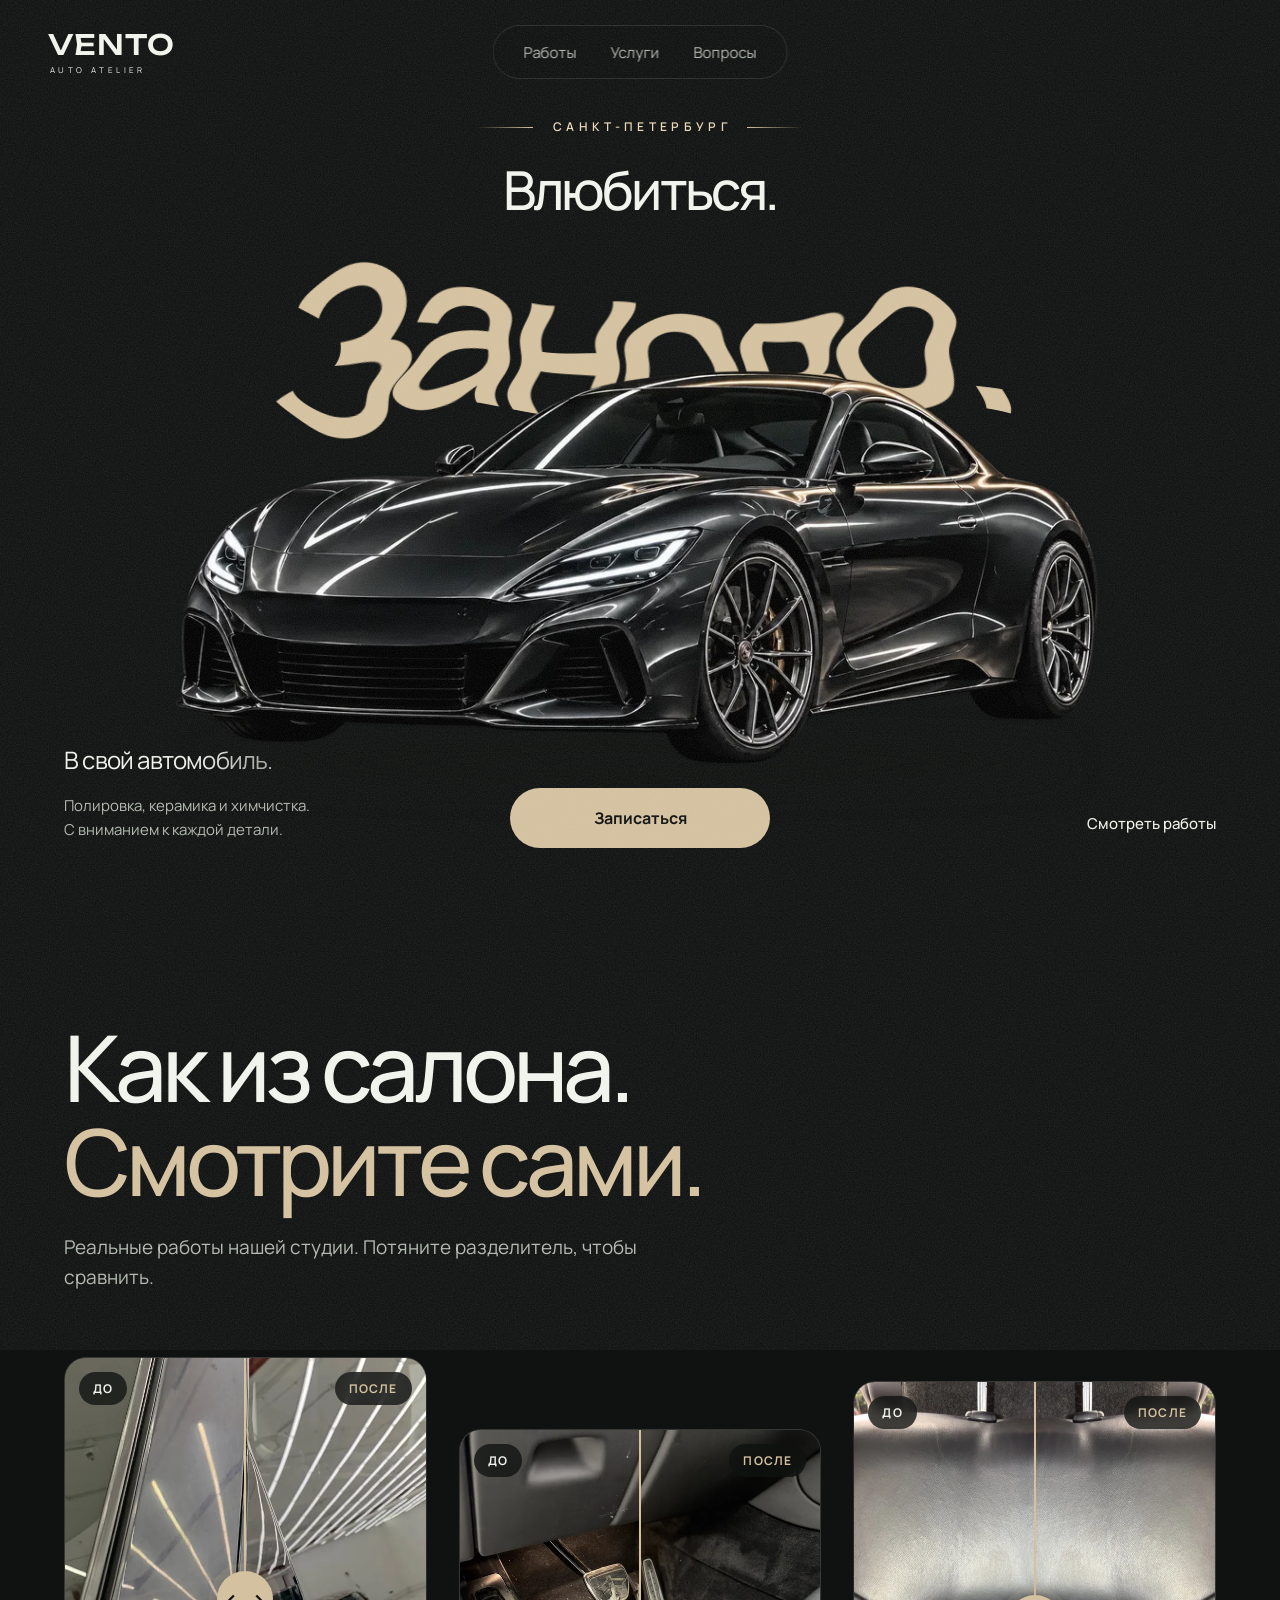
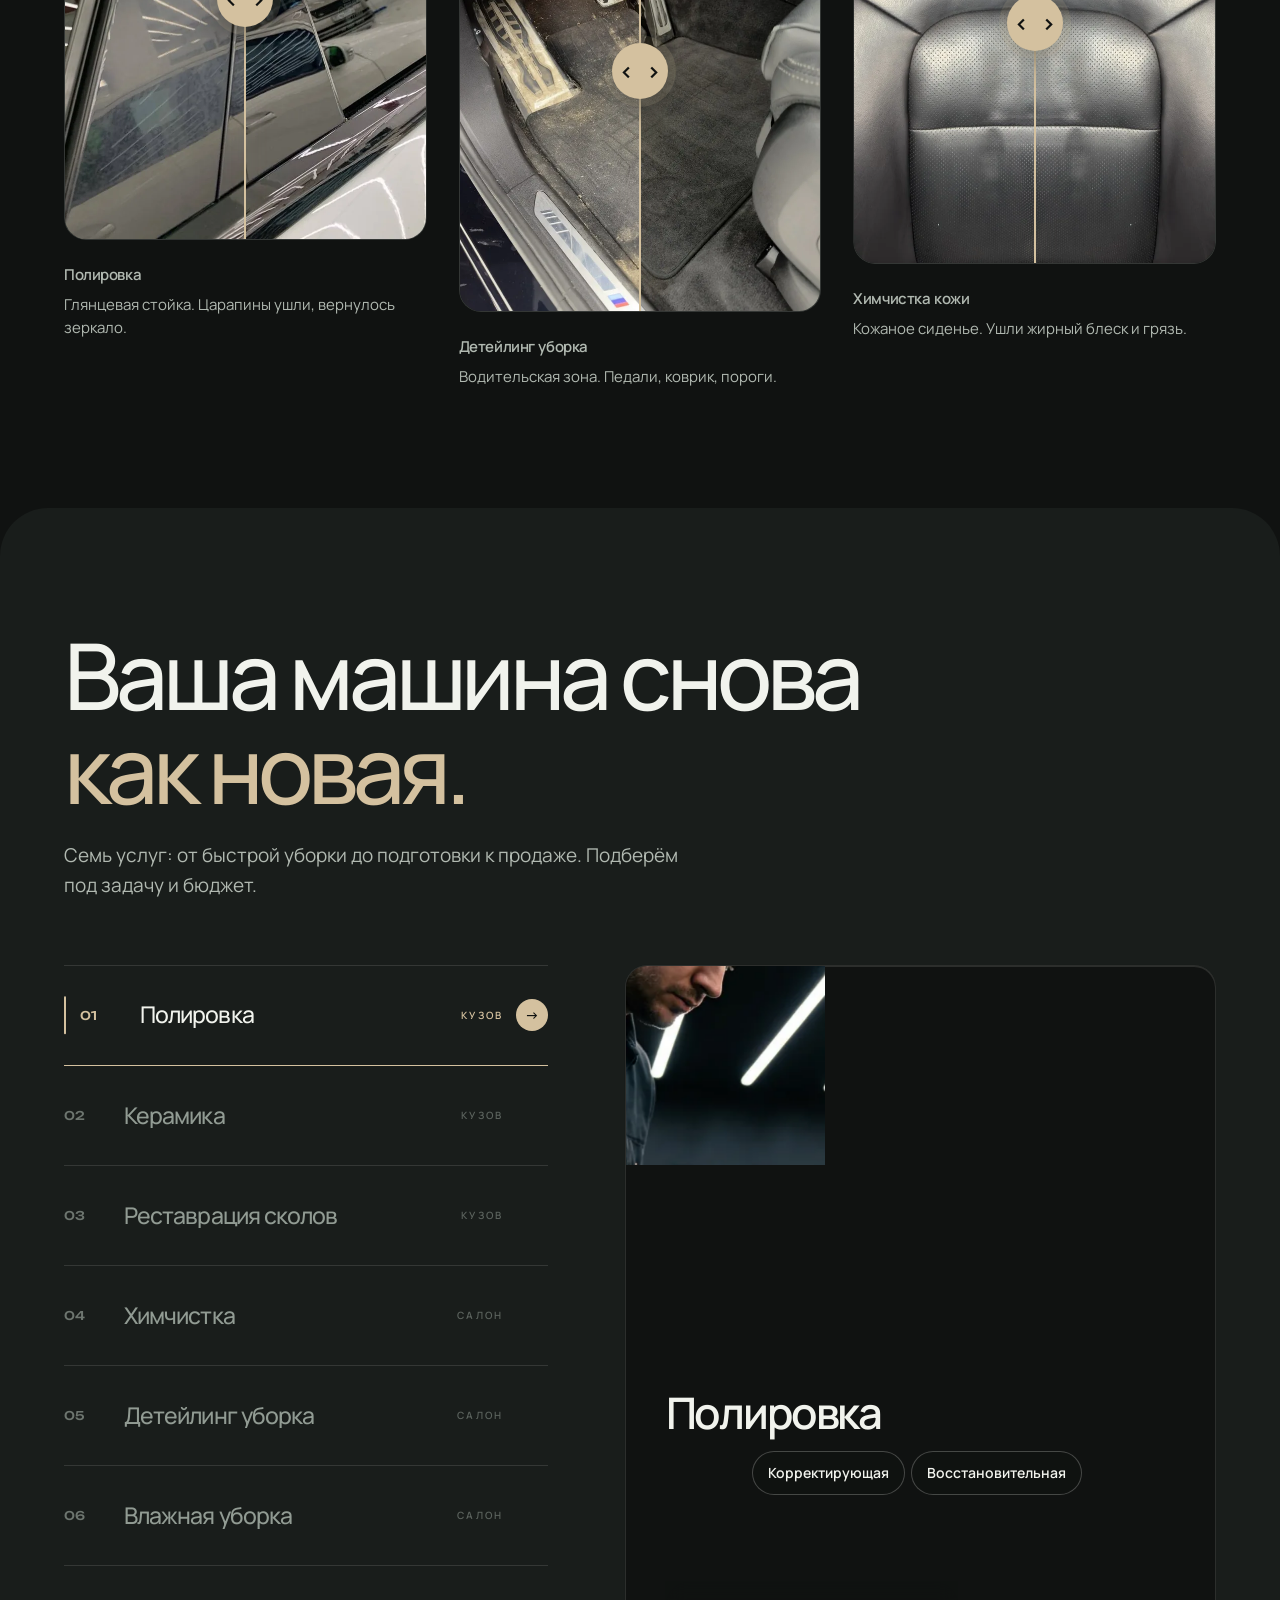
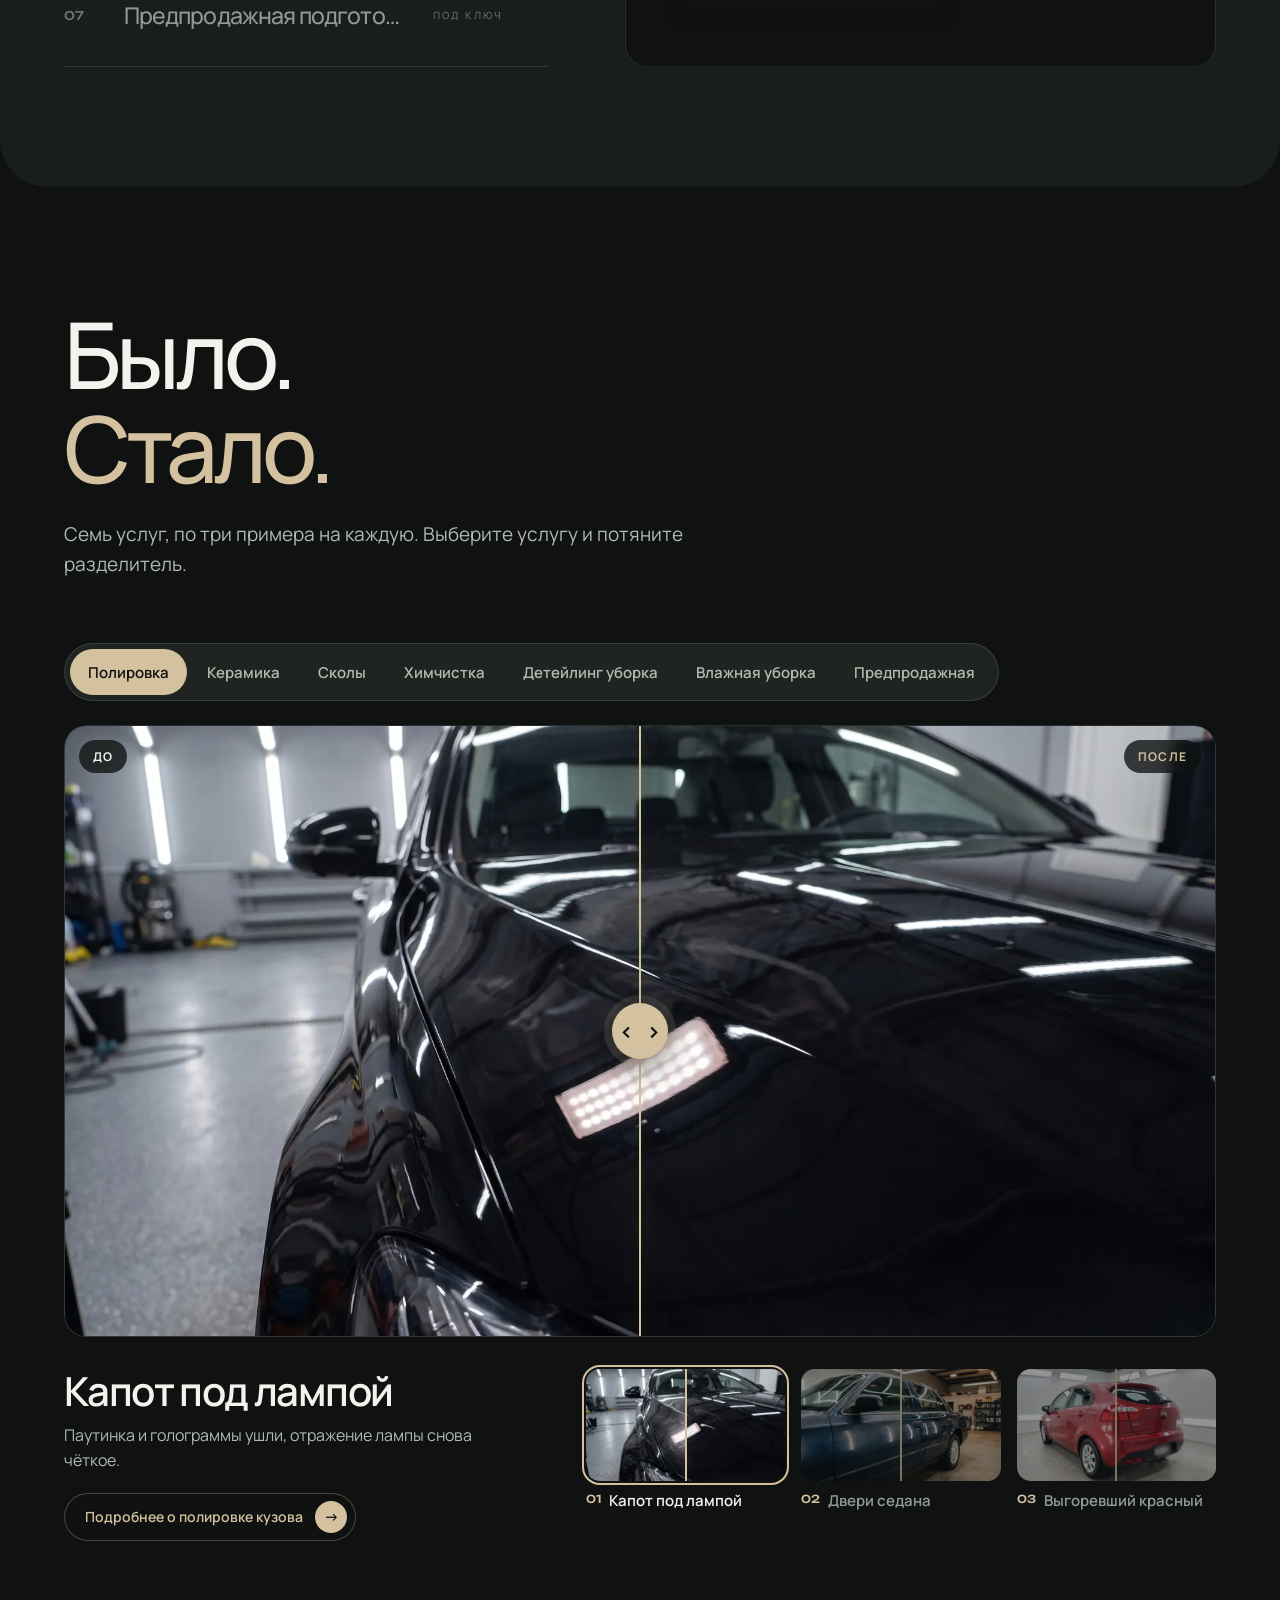
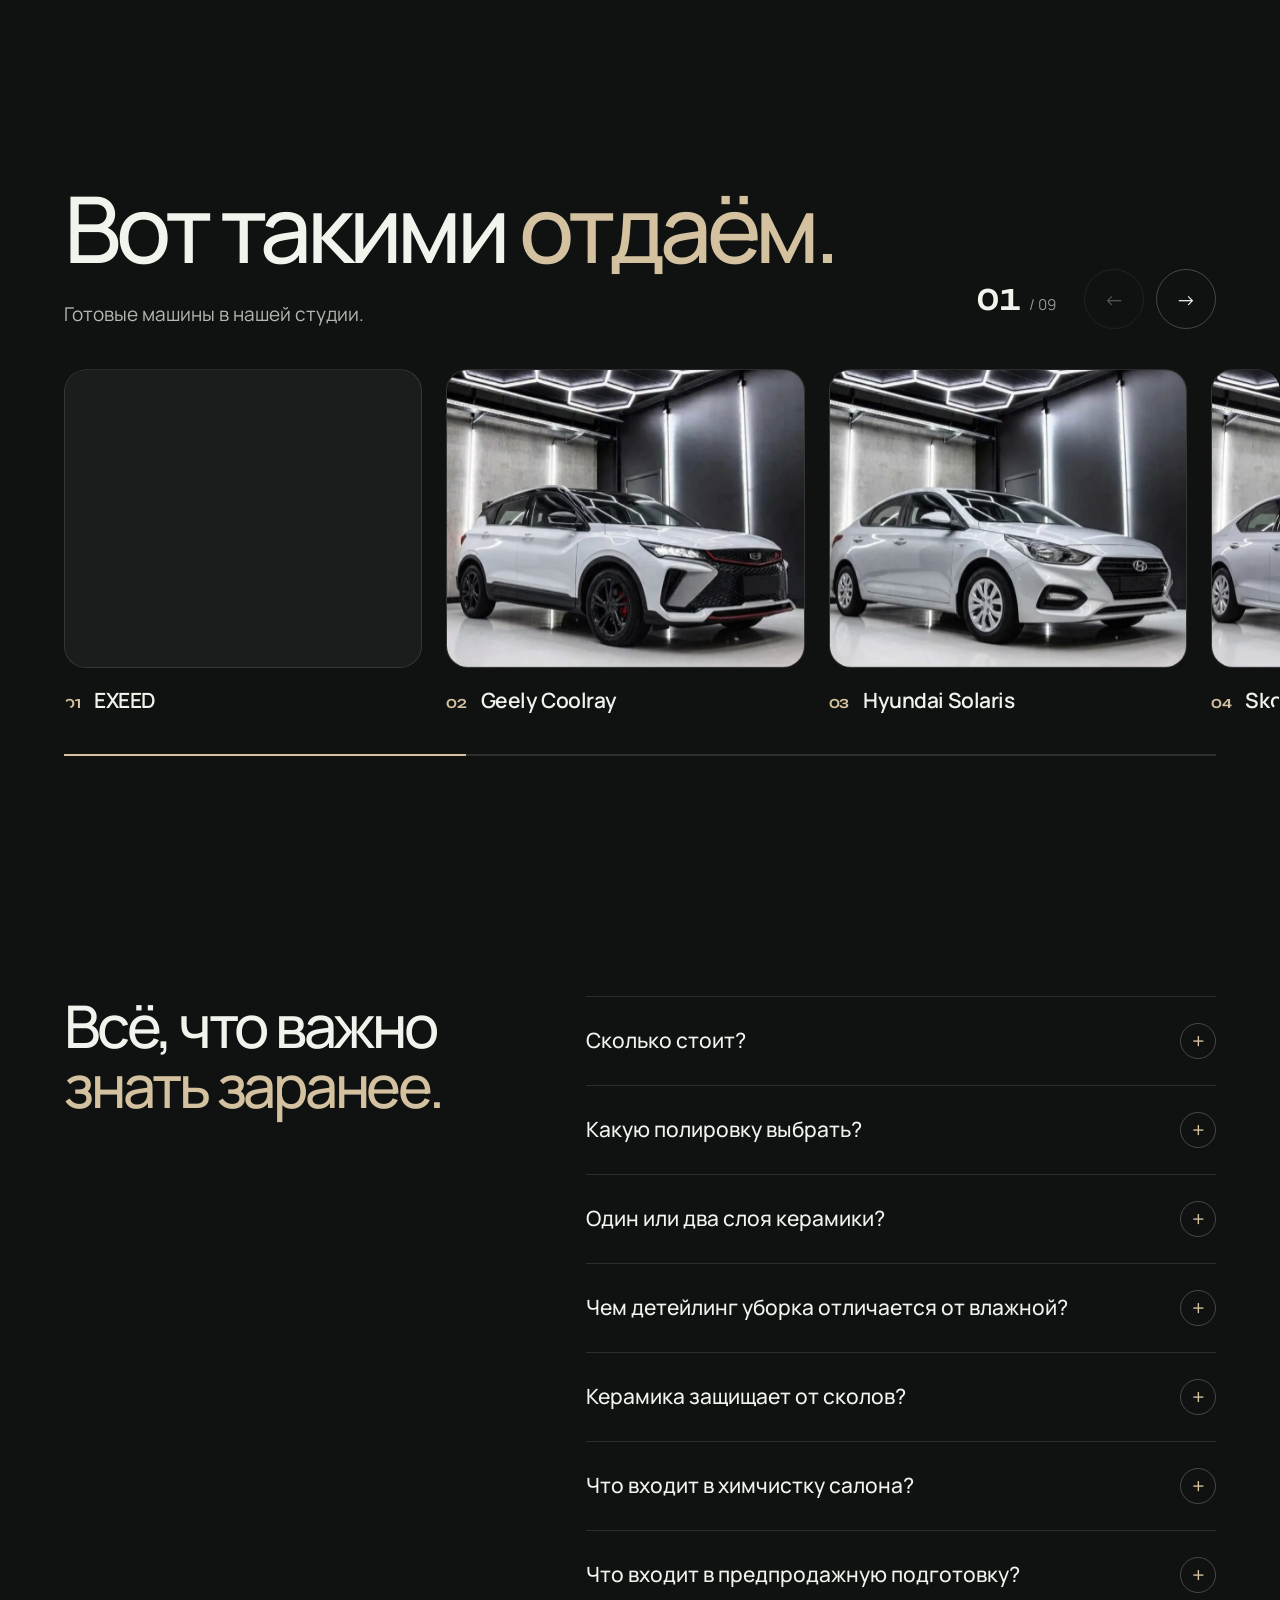
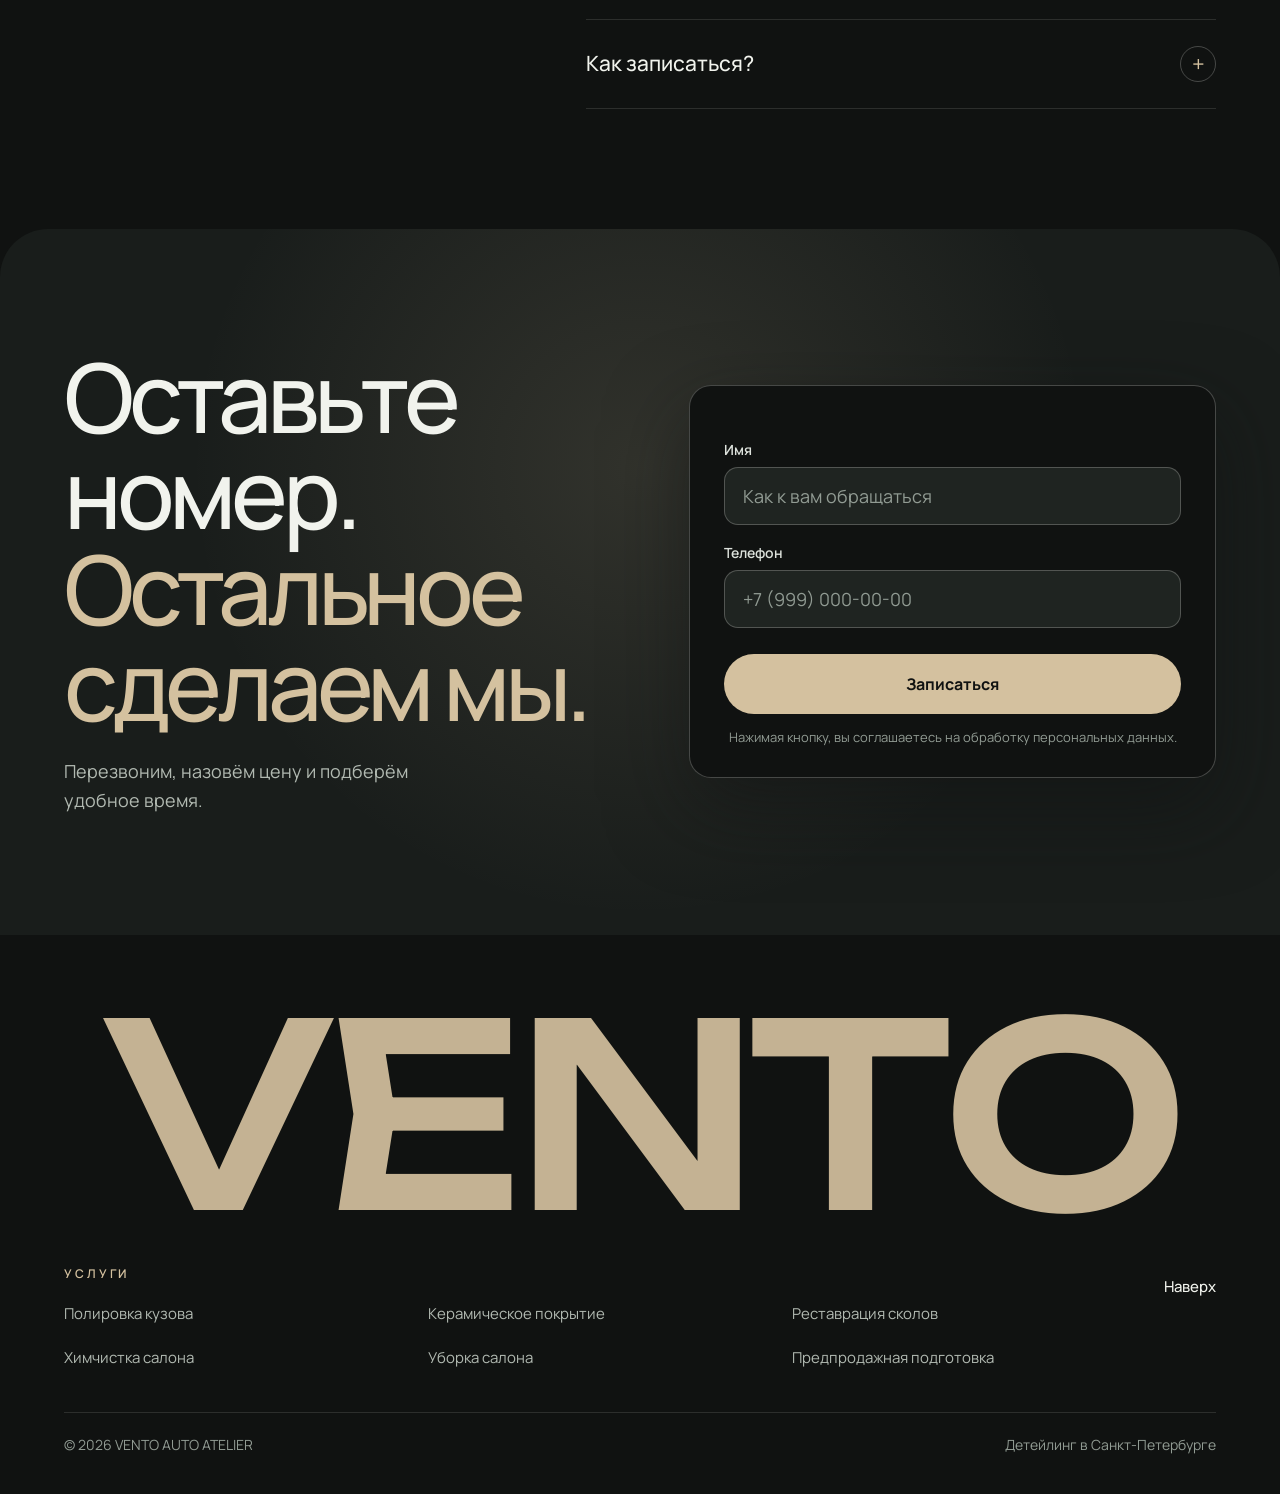
<file: index.html>
<!doctype html>
<html lang="ru">
<head>
  <meta charset="UTF-8">
  <meta name="viewport" content="width=device-width,initial-scale=1,viewport-fit=cover">
  <meta name="theme-color" content="#101211">
  <title>Детейлинг в СПб: полировка, керамика, химчистка — VENTO</title>
  <meta name="description" content="Детейлинг в Санкт-Петербурге: полировка кузова, керамика, реставрация сколов, химчистка салона и предпродажная подготовка. Фото работ до и после, запись онлайн.">
  <link rel="canonical" href="https://samceberez.github.io/">
  <meta name="robots" content="index, follow, max-image-preview:large, max-snippet:-1, max-video-preview:-1">
  <meta name="geo.region" content="RU-SPE">
  <meta name="geo.placename" content="Санкт-Петербург">
  <meta property="og:type" content="website">
  <meta property="og:locale" content="ru_RU">
  <meta property="og:site_name" content="VENTO AUTO ATELIER">
  <meta property="og:url" content="https://samceberez.github.io/">
  <meta property="og:title" content="Детейлинг в Санкт-Петербурге — VENTO AUTO ATELIER">
  <meta property="og:description" content="Полировка, керамика, реставрация сколов и химчистка салона. Посмотрите наши работы до и после.">
  <meta property="og:image" content="https://samceberez.github.io/assets/og-image.jpg">
  <meta property="og:image:type" content="image/jpeg">
  <meta property="og:image:width" content="1200">
  <meta property="og:image:height" content="630">
  <meta property="og:image:alt" content="VENTO AUTO ATELIER — детейлинг в Санкт-Петербурге">
  <meta name="twitter:card" content="summary_large_image">
  <meta name="twitter:title" content="Детейлинг в Санкт-Петербурге — VENTO AUTO ATELIER">
  <meta name="twitter:description" content="Полировка, керамика, реставрация сколов и химчистка салона. Посмотрите наши работы до и после.">
  <meta name="twitter:image" content="https://samceberez.github.io/assets/og-image.jpg">
  <meta name="application-name" content="VENTO">
  <meta name="apple-mobile-web-app-title" content="VENTO">
  <link rel="icon" href="favicon.ico" sizes="48x48">
  <link rel="icon" href="assets/favicon.svg" type="image/svg+xml">
  <link rel="apple-touch-icon" href="assets/apple-touch-icon.png">
  <link rel="manifest" href="site.webmanifest">
  <script>document.documentElement.classList.add('intro-wait')</script>
  <link rel="preload" as="image" href="assets/hero-car-cutout.webp" imagesrcset="assets/hero-car-cutout-768.webp 768w, assets/hero-car-cutout-1024.webp 1024w, assets/hero-car-cutout.webp 1536w" imagesizes="(min-width: 1024px) min(92vw, 1000px), 106vw" fetchpriority="high">
  <link rel="preload" as="font" type="font/woff2" href="assets/font-1.woff2" crossorigin>
  <link rel="preload" as="font" type="font/woff2" href="assets/font-2.woff2" crossorigin>
  <link rel="stylesheet" href="assets/fonts.css?v=2">
  <link rel="stylesheet" href="style.css?v=22.7">
  <script type="application/ld+json">{"@context":"https://schema.org","@graph":[{"@type":"WebSite","@id":"https://samceberez.github.io/#website","url":"https://samceberez.github.io/","name":"VENTO AUTO ATELIER","alternateName":"VENTO","inLanguage":"ru-RU","publisher":{"@id":"https://samceberez.github.io/#business"}},{"@type":"WebPage","@id":"https://samceberez.github.io/#webpage","url":"https://samceberez.github.io/","name":"Детейлинг в СПб: полировка, керамика, химчистка — VENTO","description":"Детейлинг в Санкт-Петербурге: полировка кузова, керамика, реставрация сколов, химчистка салона и предпродажная подготовка. Фото работ до и после, запись онлайн.","inLanguage":"ru-RU","isPartOf":{"@id":"https://samceberez.github.io/#website"},"about":{"@id":"https://samceberez.github.io/#business"},"primaryImageOfPage":{"@type":"ImageObject","url":"https://samceberez.github.io/assets/og-image.jpg","width":1200,"height":630}},{"@type":["AutoBodyShop","AutoWash"],"@id":"https://samceberez.github.io/#business","name":"VENTO AUTO ATELIER","alternateName":"VENTO","description":"Детейлинг-ателье в Санкт-Петербурге: полировка кузова, керамическое покрытие, реставрация сколов, химчистка и уборка салона, предпродажная подготовка.","url":"https://samceberez.github.io/","logo":"https://samceberez.github.io/assets/icon-512.png","image":["https://samceberez.github.io/assets/og-image.jpg","https://samceberez.github.io/assets/garage/exeed.webp","https://samceberez.github.io/assets/garage/coolray.webp","https://samceberez.github.io/assets/garage/solaris.webp","https://samceberez.github.io/assets/garage/octavia.webp","https://samceberez.github.io/assets/garage/w124.webp","https://samceberez.github.io/assets/garage/camry.webp","https://samceberez.github.io/assets/garage/qashqai.webp","https://samceberez.github.io/assets/garage/passat.webp","https://samceberez.github.io/assets/garage/k5.webp"],"address":{"@type":"PostalAddress","addressLocality":"Санкт-Петербург","addressRegion":"Санкт-Петербург","addressCountry":"RU"},"areaServed":{"@type":"City","name":"Санкт-Петербург"},"knowsAbout":["Детейлинг","Полировка кузова","Керамическое покрытие","Реставрация сколов","Химчистка салона","Предпродажная подготовка"],"hasOfferCatalog":{"@type":"OfferCatalog","name":"Услуги детейлинга","itemListElement":[{"@type":"Offer","itemOffered":{"@type":"Service","name":"Лёгкая полировка кузова","serviceType":"Полировка","description":"Освежает блеск. Убирает лёгкую матовость и голограммы.","areaServed":{"@type":"City","name":"Санкт-Петербург"},"provider":{"@id":"https://samceberez.github.io/#business"},"url":"https://samceberez.github.io/polirovka-kuzova/"},"url":"https://samceberez.github.io/polirovka-kuzova/"},{"@type":"Offer","itemOffered":{"@type":"Service","name":"Корректирующая полировка кузова","serviceType":"Полировка","description":"Убирает большую часть царапин и паутинку от моек.","areaServed":{"@type":"City","name":"Санкт-Петербург"},"provider":{"@id":"https://samceberez.github.io/#business"},"url":"https://samceberez.github.io/polirovka-kuzova/"},"url":"https://samceberez.github.io/polirovka-kuzova/"},{"@type":"Offer","itemOffered":{"@type":"Service","name":"Восстановительная полировка кузова","serviceType":"Полировка","description":"Для уставшего лака. Максимальная коррекция дефектов.","areaServed":{"@type":"City","name":"Санкт-Петербург"},"provider":{"@id":"https://samceberez.github.io/#business"},"url":"https://samceberez.github.io/polirovka-kuzova/"},"url":"https://samceberez.github.io/polirovka-kuzova/"},{"@type":"Offer","itemOffered":{"@type":"Service","name":"Керамическое покрытие в 1 слой","serviceType":"Керамическое покрытие","description":"Вода скатывается, грязь держится хуже, мыть проще.","areaServed":{"@type":"City","name":"Санкт-Петербург"},"provider":{"@id":"https://samceberez.github.io/#business"},"url":"https://samceberez.github.io/keramika/"},"url":"https://samceberez.github.io/keramika/"},{"@type":"Offer","itemOffered":{"@type":"Service","name":"Керамическое покрытие в 2 слоя","serviceType":"Керамическое покрытие","description":"Плотнее защита, глубокий блеск держится дольше.","areaServed":{"@type":"City","name":"Санкт-Петербург"},"provider":{"@id":"https://samceberez.github.io/#business"},"url":"https://samceberez.github.io/keramika/"},"url":"https://samceberez.github.io/keramika/"},{"@type":"Offer","itemOffered":{"@type":"Service","name":"Реставрация сколов","serviceType":"Реставрация сколов","description":"Заполняем сколы в цвет кузова. Дефект не бросается в глаза, металл защищён от ржавчины.","areaServed":{"@type":"City","name":"Санкт-Петербург"},"provider":{"@id":"https://samceberez.github.io/#business"},"url":"https://samceberez.github.io/restavraciya-skolov/"},"url":"https://samceberez.github.io/restavraciya-skolov/"},{"@type":"Offer","itemOffered":{"@type":"Service","name":"Химчистка салона","serviceType":"Химчистка","description":"Кожа, ткань, потолок и ковры. Салон снова свежий и приятный на ощупь.","areaServed":{"@type":"City","name":"Санкт-Петербург"},"provider":{"@id":"https://samceberez.github.io/#business"},"url":"https://samceberez.github.io/himchistka-salona/"},"url":"https://samceberez.github.io/himchistka-salona/"},{"@type":"Offer","itemOffered":{"@type":"Service","name":"Детейлинг уборка салона","serviceType":"Уборка салона","description":"Чистим до мелочей: педали, пороги, швы и труднодоступные места.","areaServed":{"@type":"City","name":"Санкт-Петербург"},"provider":{"@id":"https://samceberez.github.io/#business"},"url":"https://samceberez.github.io/uborka-salona/"},"url":"https://samceberez.github.io/uborka-salona/"},{"@type":"Offer","itemOffered":{"@type":"Service","name":"Влажная уборка салона","serviceType":"Уборка салона","description":"Быстро освежить салон: пыль, пластик, стёкла, коврики.","areaServed":{"@type":"City","name":"Санкт-Петербург"},"provider":{"@id":"https://samceberez.github.io/#business"},"url":"https://samceberez.github.io/uborka-salona/"},"url":"https://samceberez.github.io/uborka-salona/"},{"@type":"Offer","itemOffered":{"@type":"Service","name":"Предпродажная подготовка автомобиля","serviceType":"Предпродажная подготовка","description":"Кузов, салон и подкапотное пространство в порядке. Машина выглядит дороже на осмотре.","areaServed":{"@type":"City","name":"Санкт-Петербург"},"provider":{"@id":"https://samceberez.github.io/#business"},"url":"https://samceberez.github.io/predprodazhnaya-podgotovka/"},"url":"https://samceberez.github.io/predprodazhnaya-podgotovka/"}]}},{"@type":"FAQPage","@id":"https://samceberez.github.io/#faq","isPartOf":{"@id":"https://samceberez.github.io/#webpage"},"inLanguage":"ru-RU","mainEntity":[{"@type":"Question","name":"Сколько стоит?","acceptedAnswer":{"@type":"Answer","text":"Зависит от автомобиля, его состояния и объёма работ. Перезвоним, уточним детали и назовём точную цену."}},{"@type":"Question","name":"Какую полировку выбрать?","acceptedAnswer":{"@type":"Answer","text":"Лёгкая освежит блеск. Корректирующая уберёт большинство царапин. Восстановительная нужна уставшему лаку. Точнее подскажем после осмотра."}},{"@type":"Question","name":"Один или два слоя керамики?","acceptedAnswer":{"@type":"Answer","text":"Один слой даёт гидрофобный эффект и облегчает уход. Два слоя плотнее и дольше держат результат. Перед керамикой кузов обычно полируют."}},{"@type":"Question","name":"Чем детейлинг уборка отличается от влажной?","acceptedAnswer":{"@type":"Answer","text":"Влажная уборка быстро освежает салон. Детейлинг уборка глубже: чистим каждую деталь, швы, педали и труднодоступные места."}},{"@type":"Question","name":"Керамика защищает от сколов?","acceptedAnswer":{"@type":"Answer","text":"Нет. Керамика облегчает уход и отталкивает воду, но от ударов камней не защищает. Уже появившиеся сколы восстановим отдельно."}},{"@type":"Question","name":"Что входит в химчистку салона?","acceptedAnswer":{"@type":"Answer","text":"Чистим кожу, ткань, потолок и ковры. Салон снова свежий и приятный на ощупь."}},{"@type":"Question","name":"Что входит в предпродажную подготовку?","acceptedAnswer":{"@type":"Answer","text":"Приводим в порядок кузов, салон и подкапотное пространство. На осмотре машина выглядит ухоженной и дороже."}},{"@type":"Question","name":"Как записаться?","acceptedAnswer":{"@type":"Answer","text":"Оставьте имя и телефон в форме ниже. Перезвоним, назовём цену и подберём удобное время."}}]}]}</script>
  <script src="app.js?v=21.1" defer></script>
</head>
<body id="top">
  <div class="grain" aria-hidden="true"></div>
  <a class="skip-link" href="#works">К содержанию</a>

  <header class="header">
    <a class="logo" href="#top" aria-label="VENTO AUTO ATELIER, главная"><strong>VENTO</strong><small>AUTO ATELIER</small></a>
    <nav class="desktop-nav" aria-label="Навигация"><a href="#works">Работы</a><a href="#services">Услуги</a><a href="#questions">Вопросы</a></nav>
    <button class="menu-toggle" type="button" aria-label="Открыть меню" aria-expanded="false" aria-controls="mobile-menu"><span></span><span></span></button>
    <nav id="mobile-menu" hidden aria-label="Мобильная навигация">
      <a href="#works">Работы</a>
      <a href="#services">Услуги</a>
      <a href="#questions">Вопросы</a>
    </nav>
  </header>

  <main>
    <section class="hero" aria-labelledby="hero-title">
      <div class="hero-content container">
        <p class="eyebrow hero-location"><span class="loc-rule" aria-hidden="true"></span><span class="loc-name">Санкт-Петербург</span><span class="loc-rule" aria-hidden="true"></span></p>
        <h1 id="hero-title"><span class="sr-only">Детейлинг в Санкт-Петербурге. Влюбиться заново в свой автомобиль.</span><span class="hero-first kinetic-word" aria-hidden="true" data-word="Влюбиться.">Влюбиться.</span><span class="hero-second kinetic-word" aria-hidden="true" data-word="Заново.">Заново.</span></h1>
        <p class="hero-tagline">В свой автомобиль.</p>
      </div>
      <div class="hero-scene" aria-hidden="true">
        <div class="hero-visual">
          <div class="car-stack">
            <img class="car" src="assets/hero-car-cutout.webp" srcset="assets/hero-car-cutout-768.webp 768w, assets/hero-car-cutout-1024.webp 1024w, assets/hero-car-cutout.webp 1536w" sizes="(min-width: 1024px) min(92vw, 1000px), 106vw" alt="" width="1536" height="1024" fetchpriority="high">
            <img class="car-lights" src="assets/hero-headlights.webp?v=2" srcset="assets/hero-headlights-768.webp?v=2 768w, assets/hero-headlights-1024.webp?v=2 1024w, assets/hero-headlights.webp?v=2 1536w" sizes="(min-width: 1024px) min(92vw, 1000px), 106vw" alt="" width="1536" height="1024">
            <span class="car-flare is-main"></span><span class="car-flare is-far"></span>
          </div>
        </div>
      </div>
      <div class="hero-footer container">
        <div class="hero-action"><p>Полировка, керамика и химчистка.<br>С вниманием к каждой детали.</p><a class="button" href="#booking">Записаться</a></div>
        <div class="hero-secondary"><a class="text-link" href="#works">Смотреть работы</a></div>
      </div>
    </section>

    <section class="works section" id="works" aria-labelledby="works-title">
      <div class="container">
        <header class="works-head">
          <h2 id="works-title" data-kinetic>Как из салона.<br><span class="accent">Смотрите сами.</span></h2>
          <p class="lead reveal" style="--delay:250ms">Реальные работы нашей студии. Потяните разделитель, чтобы сравнить.</p>
        </header>

        <div class="works-tabs" role="tablist" aria-label="Выбор работы" hidden>
          <button type="button" role="tab" id="tab-polish" aria-controls="work-polish" aria-selected="true">Кузов</button>
          <button type="button" role="tab" id="tab-interior" aria-controls="work-interior" aria-selected="false" tabindex="-1">Салон</button>
          <button type="button" role="tab" id="tab-leather" aria-controls="work-leather" aria-selected="false" tabindex="-1">Кожа</button>
          <span class="works-tabs-pill" aria-hidden="true"></span>
        </div>

        <div class="works-grid">
          <figure class="work is-active" id="work-polish" role="tabpanel" aria-labelledby="tab-polish" style="--delay:0ms">
            <div class="compare reveal-media" style="--pos:50%">
              <img class="compare-img" src="assets/work/polish-after.webp" alt="После полировки: глубокий зеркальный блеск стойки" width="720" height="960" loading="lazy" decoding="async">
              <div class="compare-before"><img class="compare-img" src="assets/work/polish-before.webp" alt="До полировки: царапины и паутинка на глянцевой стойке" width="720" height="960" loading="lazy" decoding="async"></div>
              <span class="compare-tag is-before" aria-hidden="true">До</span><span class="compare-tag is-after" aria-hidden="true">После</span>
              <div class="compare-line" aria-hidden="true"><span class="compare-knob"><span>‹</span><span>›</span></span></div>
              <input class="compare-range" type="range" min="0" max="100" value="50" aria-label="Полировка: сравнить до и после" aria-valuetext="50% до, 50% после">
            </div>
            <figcaption class="reveal"><strong data-kinetic>Полировка</strong><span>Глянцевая стойка. Царапины ушли, вернулось зеркало.</span></figcaption>
          </figure>

          <figure class="work" id="work-interior" role="tabpanel" aria-labelledby="tab-interior" style="--delay:140ms">
            <div class="compare reveal-media" style="--pos:50%">
              <img class="compare-img" src="assets/work/interior-after.webp" alt="После детейлинг уборки: чистые педали, коврик и пороги" width="720" height="960" loading="lazy" decoding="async">
              <div class="compare-before"><img class="compare-img" src="assets/work/interior-before.webp" alt="До уборки: песок и грязь на педалях и коврике" width="720" height="960" loading="lazy" decoding="async"></div>
              <span class="compare-tag is-before" aria-hidden="true">До</span><span class="compare-tag is-after" aria-hidden="true">После</span>
              <div class="compare-line" aria-hidden="true"><span class="compare-knob"><span>‹</span><span>›</span></span></div>
              <input class="compare-range" type="range" min="0" max="100" value="50" aria-label="Детейлинг уборка: сравнить до и после" aria-valuetext="50% до, 50% после">
            </div>
            <figcaption class="reveal"><strong data-kinetic>Детейлинг уборка</strong><span>Водительская зона. Педали, коврик, пороги.</span></figcaption>
          </figure>

          <figure class="work" id="work-leather" role="tabpanel" aria-labelledby="tab-leather" style="--delay:280ms">
            <div class="compare reveal-media" style="--pos:50%">
              <img class="compare-img" src="assets/work/seat-after.webp" alt="После химчистки: чистая матовая кожа сиденья" width="720" height="960" loading="lazy" decoding="async">
              <div class="compare-before"><img class="compare-img" src="assets/work/seat-before.webp" alt="До химчистки: жирный блеск и загрязнения на коже" width="720" height="960" loading="lazy" decoding="async"></div>
              <span class="compare-tag is-before" aria-hidden="true">До</span><span class="compare-tag is-after" aria-hidden="true">После</span>
              <div class="compare-line" aria-hidden="true"><span class="compare-knob"><span>‹</span><span>›</span></span></div>
              <input class="compare-range" type="range" min="0" max="100" value="50" aria-label="Химчистка кожи: сравнить до и после" aria-valuetext="50% до, 50% после">
            </div>
            <figcaption class="reveal"><strong data-kinetic>Химчистка кожи</strong><span>Кожаное сиденье. Ушли жирный блеск и грязь.</span></figcaption>
          </figure>
        </div>
      </div>
    </section>

    <section class="services section" id="services" aria-labelledby="services-title">
      <div class="container">
        <header class="services-head">
          <h2 id="services-title" data-kinetic>Ваша машина снова<br><span class="accent">как новая.</span></h2>
          <p class="lead reveal" style="--delay:250ms">Семь услуг: от быстрой уборки до подготовки к продаже. Подберём под задачу и бюджет.</p>
        </header>

        <div class="stories" data-stories>
          <div class="stories-stage reveal-media" aria-roledescription="карусель" aria-label="Услуги">
            <div class="stories-bars" aria-hidden="true"><span><i></i></span><span><i></i></span><span><i></i></span><span><i></i></span><span><i></i></span><span><i></i></span><span><i></i></span></div>

            <article class="story is-active" data-service="Полировка" aria-label="Полировка, 1 из 7">
              <img class="story-img" src="assets/work/polishing.webp" alt="Мастер полирует капот тёмного автомобиля полировальной машинкой" width="1200" height="896" decoding="async">
              <div class="story-body">
                <p class="story-tag">Кузов</p>
                <h3 data-kinetic>Полировка</h3>
                <div class="svc-switch" role="radiogroup" aria-label="Уровень полировки">
                  <button type="button" role="radio" aria-checked="true" data-text="Освежает блеск. Убирает лёгкую матовость и голограммы.">Лёгкая</button>
                  <button type="button" role="radio" aria-checked="false" data-text="Убирает большую часть царапин и паутинку от моек.">Корректирующая</button>
                  <button type="button" role="radio" aria-checked="false" data-text="Для уставшего лака. Максимальная коррекция дефектов.">Восстановительная</button>
                </div>
                <p class="svc-text" aria-live="polite">Освежает блеск. Убирает лёгкую матовость и голограммы.</p>
                <a class="story-more" href="polirovka-kuzova/">Подробнее о полировке кузова <span aria-hidden="true">→</span></a>
              </div>
            </article>

            <article class="story" data-service="Керамическое покрытие" aria-label="Керамика, 2 из 7">
              <img class="story-img" src="assets/work/ceramic.webp" alt="Капли воды на кузове с керамическим покрытием" width="1024" height="1024" loading="lazy" decoding="async">
              <div class="story-body">
                <p class="story-tag">Кузов</p>
                <h3 data-kinetic>Керамика</h3>
                <div class="svc-switch" role="radiogroup" aria-label="Количество слоёв">
                  <button type="button" role="radio" aria-checked="true" data-text="Вода скатывается, грязь держится хуже, мыть проще.">1 слой</button>
                  <button type="button" role="radio" aria-checked="false" data-text="Плотнее защита, глубокий блеск держится дольше.">2 слоя</button>
                </div>
                <p class="svc-text" aria-live="polite">Вода скатывается, грязь держится хуже, мыть проще.</p>
                <a class="story-more" href="keramika/">Подробнее о керамике <span aria-hidden="true">→</span></a>
              </div>
            </article>

            <article class="story" data-service="Реставрация сколов" aria-label="Реставрация сколов, 3 из 7">
              <img class="story-img" src="assets/work/chips.webp" alt="Мастер тонкой кистью заполняет скол на капоте" width="1024" height="1024" loading="lazy" decoding="async">
              <div class="story-body">
                <p class="story-tag">Кузов</p>
                <h3 data-kinetic>Реставрация сколов</h3>
                <p class="svc-text">Заполняем сколы в цвет кузова. Дефект не бросается в глаза, металл защищён от ржавчины.</p>
                <a class="story-more" href="restavraciya-skolov/">Подробнее о реставрации сколов <span aria-hidden="true">→</span></a>
              </div>
            </article>

            <article class="story" data-service="Химчистка" aria-label="Химчистка, 4 из 7">
              <img class="story-img" src="assets/work/leather.webp" alt="Кожаное сиденье: слева до химчистки, справа после" width="720" height="960" loading="lazy" decoding="async">
              <div class="story-body">
                <p class="story-tag">Салон</p>
                <h3 data-kinetic>Химчистка</h3>
                <p class="svc-text">Кожа, ткань, потолок и ковры. Салон снова свежий и приятный на ощупь.</p>
                <a class="story-more" href="himchistka-salona/">Подробнее о химчистке салона <span aria-hidden="true">→</span></a>
              </div>
            </article>

            <article class="story" data-service="Детейлинг уборка" aria-label="Детейлинг уборка, 5 из 7">
              <div class="story-split" aria-hidden="true">
                <img src="assets/work/interior-before.webp" alt="" width="720" height="960" loading="lazy" decoding="async">
                <img src="assets/work/interior-after.webp" alt="" width="720" height="960" loading="lazy" decoding="async">
                <span class="compare-tag is-before">До</span><span class="compare-tag is-after">После</span>
              </div>
              <div class="story-body">
                <p class="story-tag">Салон</p>
                <h3 data-kinetic>Детейлинг уборка</h3>
                <p class="svc-text">Чистим до мелочей: педали, пороги, швы и труднодоступные места.</p>
                <a class="story-more" href="uborka-salona/">Подробнее о уборке салона <span aria-hidden="true">→</span></a>
              </div>
            </article>

            <article class="story" data-service="Влажная уборка" aria-label="Влажная уборка, 6 из 7">
              <img class="story-img" src="assets/work/wet.webp" alt="Мастер протирает панель салона микрофиброй" width="1024" height="1024" loading="lazy" decoding="async">
              <div class="story-body">
                <p class="story-tag">Салон</p>
                <h3 data-kinetic>Влажная уборка</h3>
                <p class="svc-text">Быстро освежить салон: пыль, пластик, стёкла, коврики.</p>
                <a class="story-more" href="uborka-salona/">Подробнее о уборке салона <span aria-hidden="true">→</span></a>
              </div>
            </article>

            <article class="story" data-service="Предпродажная подготовка" aria-label="Предпродажная подготовка, 7 из 7">
              <img class="story-img" src="assets/work/engine.webp" alt="Чистое подкапотное пространство после подготовки" width="1280" height="960" loading="lazy" decoding="async">
              <div class="story-body">
                <p class="story-tag">Под ключ</p>
                <h3 data-kinetic>Предпродажная подготовка</h3>
                <p class="svc-text">Кузов, салон и подкапотное пространство в порядке. Машина выглядит дороже на осмотре.</p>
                <a class="story-more" href="predprodazhnaya-podgotovka/">Подробнее о предпродажной подготовке <span aria-hidden="true">→</span></a>
              </div>
            </article>

            <button class="story-tap is-prev" type="button" aria-label="Предыдущая услуга"></button>
            <button class="story-tap is-next" type="button" aria-label="Следующая услуга"></button>
          </div>
          <div class="stories-list" aria-label="Все услуги">
            <button type="button" data-go="0" aria-current="true"><span class="sl-num" aria-hidden="true">01</span><span class="sl-name">Полировка</span><span class="sl-tag" aria-hidden="true">Кузов</span></button>
            <button type="button" data-go="1" aria-current="false"><span class="sl-num" aria-hidden="true">02</span><span class="sl-name">Керамика</span><span class="sl-tag" aria-hidden="true">Кузов</span></button>
            <button type="button" data-go="2" aria-current="false"><span class="sl-num" aria-hidden="true">03</span><span class="sl-name">Реставрация сколов</span><span class="sl-tag" aria-hidden="true">Кузов</span></button>
            <button type="button" data-go="3" aria-current="false"><span class="sl-num" aria-hidden="true">04</span><span class="sl-name">Химчистка</span><span class="sl-tag" aria-hidden="true">Салон</span></button>
            <button type="button" data-go="4" aria-current="false"><span class="sl-num" aria-hidden="true">05</span><span class="sl-name">Детейлинг уборка</span><span class="sl-tag" aria-hidden="true">Салон</span></button>
            <button type="button" data-go="5" aria-current="false"><span class="sl-num" aria-hidden="true">06</span><span class="sl-name">Влажная уборка</span><span class="sl-tag" aria-hidden="true">Салон</span></button>
            <button type="button" data-go="6" aria-current="false"><span class="sl-num" aria-hidden="true">07</span><span class="sl-name">Предпродажная подготовка</span><span class="sl-tag" aria-hidden="true">Под ключ</span></button>
          </div>
        </div>
      </div>
    </section>

    <!-- ba -->
    <section class="ba-section section" id="before-after" aria-labelledby="ba-title">
      <div class="container">
      <header class="ba-head">
        <h2 id="ba-title" data-kinetic>Было.<br><span class="accent">Стало.</span></h2>
        <p class="lead reveal" style="--delay:250ms">Семь услуг, по три примера на каждую. Выберите услугу и потяните разделитель.</p>
      </header>
      <div class="ba" data-ba>
        <div class="ba-groups" role="tablist" aria-label="Услуга" hidden><button type="button" role="tab" id="ba-tab-0" aria-controls="ba-stage" aria-selected="true" data-group="0" data-href="polirovka-kuzova/" data-more="Подробнее о полировке кузова">Полировка</button><button type="button" role="tab" id="ba-tab-1" aria-controls="ba-stage" aria-selected="false" tabindex="-1" data-group="1" data-href="keramika/" data-more="Подробнее о керамике">Керамика</button><button type="button" role="tab" id="ba-tab-2" aria-controls="ba-stage" aria-selected="false" tabindex="-1" data-group="2" data-href="restavraciya-skolov/" data-more="Подробнее о реставрации сколов">Сколы</button><button type="button" role="tab" id="ba-tab-3" aria-controls="ba-stage" aria-selected="false" tabindex="-1" data-group="3" data-href="himchistka-salona/" data-more="Подробнее о химчистке салона">Химчистка</button><button type="button" role="tab" id="ba-tab-4" aria-controls="ba-stage" aria-selected="false" tabindex="-1" data-group="4" data-href="uborka-salona/" data-more="Подробнее об уборке салона">Детейлинг уборка</button><button type="button" role="tab" id="ba-tab-5" aria-controls="ba-stage" aria-selected="false" tabindex="-1" data-group="5" data-href="uborka-salona/" data-more="Подробнее об уборке салона">Влажная уборка</button><button type="button" role="tab" id="ba-tab-6" aria-controls="ba-stage" aria-selected="false" tabindex="-1" data-group="6" data-href="predprodazhnaya-podgotovka/" data-more="Подробнее о предпродажной подготовке">Предпродажная</button><span class="ba-groups-pill" aria-hidden="true"></span></div>
        <div class="ba-stage compare reveal-media" id="ba-stage" style="--pos:50%">
          <img class="compare-img ba-after" src="assets/ba/polirovka-kuzova/1-after-960.webp" srcset="assets/ba/polirovka-kuzova/1-after-960.webp 960w, assets/ba/polirovka-kuzova/1-after.webp 1920w" sizes="(min-width: 1440px) 1320px, 100vw" alt="Тот же капот после полировки: глубокий чёрный лак и чёткое отражение лампы" width="1920" height="1080" loading="lazy" decoding="async">
          <div class="compare-before"><img class="compare-img ba-before" src="assets/ba/polirovka-kuzova/1-before-960.webp" srcset="assets/ba/polirovka-kuzova/1-before-960.webp 960w, assets/ba/polirovka-kuzova/1-before.webp 1920w" sizes="(min-width: 1440px) 1320px, 100vw" alt="Капот чёрного седана до полировки: паутинка, царапины и голограммы вокруг отражения лампы" width="1920" height="1080" loading="lazy" decoding="async"></div>
          <span class="compare-tag is-before" aria-hidden="true">До</span><span class="compare-tag is-after" aria-hidden="true">После</span>
          <div class="compare-line" aria-hidden="true"><span class="compare-knob"><span>‹</span><span>›</span></span></div>
          <input class="compare-range" type="range" min="0" max="100" value="50" aria-label="Сравнить до и после" aria-valuetext="50% до, 50% после">
        </div>
        <div class="ba-foot">
          <div class="ba-caption" aria-live="polite"><h3>Капот под лампой</h3><p>Паутинка и голограммы ушли, отражение лампы снова чёткое.</p><a class="story-more ba-more" href="polirovka-kuzova/">Подробнее о полировке кузова <span aria-hidden="true">→</span></a></div>
          <div class="ba-nav" hidden>
            <div class="ba-cases" role="tablist" aria-label="Примеры: Полировка" data-group="0"><button type="button" role="tab" class="ba-case" aria-controls="ba-stage" aria-selected="true" data-slug="polirovka-kuzova" data-n="1" data-title="Капот под лампой" data-text="Паутинка и голограммы ушли, отражение лампы снова чёткое." data-alt-before="Капот чёрного седана до полировки: паутинка, царапины и голограммы вокруг отражения лампы" data-alt-after="Тот же капот после полировки: глубокий чёрный лак и чёткое отражение лампы"><span class="ba-thumb" aria-hidden="true"><img src="assets/ba/polirovka-kuzova/1-before-480.webp" srcset="assets/ba/polirovka-kuzova/1-before-480.webp 480w, assets/ba/polirovka-kuzova/1-before-960.webp 960w" sizes="(min-width: 1024px) 240px, 31vw" alt="" width="480" height="270" loading="lazy" decoding="async"><img class="is-after" src="assets/ba/polirovka-kuzova/1-after-480.webp" srcset="assets/ba/polirovka-kuzova/1-after-480.webp 480w, assets/ba/polirovka-kuzova/1-after-960.webp 960w" sizes="(min-width: 1024px) 240px, 31vw" alt="" width="480" height="270" loading="lazy" decoding="async"></span><span class="ba-case-name"><span aria-hidden="true">01</span>Капот под лампой</span></button><button type="button" role="tab" class="ba-case" aria-controls="ba-stage" aria-selected="false" tabindex="-1" data-slug="polirovka-kuzova" data-n="2" data-title="Двери седана" data-text="Окисленный тусклый лак снова глубокий синий." data-alt-before="Двери тёмно-синего седана до полировки: окисленный тусклый лак и мелкие царапины" data-alt-after="Те же двери после полировки: насыщенный синий цвет и ровные отражения ламп"><span class="ba-thumb" aria-hidden="true"><img src="assets/ba/polirovka-kuzova/2-before-480.webp" srcset="assets/ba/polirovka-kuzova/2-before-480.webp 480w, assets/ba/polirovka-kuzova/2-before-960.webp 960w" sizes="(min-width: 1024px) 240px, 31vw" alt="" width="480" height="270" loading="lazy" decoding="async"><img class="is-after" src="assets/ba/polirovka-kuzova/2-after-480.webp" srcset="assets/ba/polirovka-kuzova/2-after-480.webp 480w, assets/ba/polirovka-kuzova/2-after-960.webp 960w" sizes="(min-width: 1024px) 240px, 31vw" alt="" width="480" height="270" loading="lazy" decoding="async"></span><span class="ba-case-name"><span aria-hidden="true">02</span>Двери седана</span></button><button type="button" role="tab" class="ba-case" aria-controls="ba-stage" aria-selected="false" tabindex="-1" data-slug="polirovka-kuzova" data-n="3" data-title="Выгоревший красный" data-text="Меловой налёт и следы от капель сняты, цвет вернулся." data-alt-before="Красный хэтчбек сзади до полировки: тусклый выгоревший лак и следы от капель" data-alt-after="Тот же хэтчбек после полировки: глубокий красный цвет и чёткие отражения ламп"><span class="ba-thumb" aria-hidden="true"><img src="assets/ba/polirovka-kuzova/3-before-480.webp" srcset="assets/ba/polirovka-kuzova/3-before-480.webp 480w, assets/ba/polirovka-kuzova/3-before-960.webp 960w" sizes="(min-width: 1024px) 240px, 31vw" alt="" width="480" height="270" loading="lazy" decoding="async"><img class="is-after" src="assets/ba/polirovka-kuzova/3-after-480.webp" srcset="assets/ba/polirovka-kuzova/3-after-480.webp 480w, assets/ba/polirovka-kuzova/3-after-960.webp 960w" sizes="(min-width: 1024px) 240px, 31vw" alt="" width="480" height="270" loading="lazy" decoding="async"></span><span class="ba-case-name"><span aria-hidden="true">03</span>Выгоревший красный</span></button></div>
            <div class="ba-cases" role="tablist" aria-label="Примеры: Керамика" data-group="1" hidden><button type="button" role="tab" class="ba-case" aria-controls="ba-stage" aria-selected="false" data-slug="keramika" data-n="1" data-title="Капот после мойки" data-text="Вода больше не лежит плёнкой, а собирается в капли и скатывается." data-alt-before="Белый капот до керамики: вода растекается плёнкой, на лаке серый налёт" data-alt-after="Тот же капот с керамикой: вода собирается в круглые капли"><span class="ba-thumb" aria-hidden="true"><img src="assets/ba/keramika/1-before-480.webp" srcset="assets/ba/keramika/1-before-480.webp 480w, assets/ba/keramika/1-before-960.webp 960w" sizes="(min-width: 1024px) 240px, 31vw" alt="" width="480" height="270" loading="lazy" decoding="async"><img class="is-after" src="assets/ba/keramika/1-after-480.webp" srcset="assets/ba/keramika/1-after-480.webp 480w, assets/ba/keramika/1-after-960.webp 960w" sizes="(min-width: 1024px) 240px, 31vw" alt="" width="480" height="270" loading="lazy" decoding="async"></span><span class="ba-case-name"><span aria-hidden="true">01</span>Капот после мойки</span></button><button type="button" role="tab" class="ba-case" aria-controls="ba-stage" aria-selected="false" tabindex="-1" data-slug="keramika" data-n="2" data-title="Крыло и колесо" data-text="Глубокий блеск лака и чистый диск." data-alt-before="Крыло графитового кроссовера до работ: тусклый лак в дорожной плёнке и грязное колесо" data-alt-after="То же крыло с керамикой: глубокий блеск, чёткие отражения и чистый диск"><span class="ba-thumb" aria-hidden="true"><img src="assets/ba/keramika/2-before-480.webp" srcset="assets/ba/keramika/2-before-480.webp 480w, assets/ba/keramika/2-before-960.webp 960w" sizes="(min-width: 1024px) 240px, 31vw" alt="" width="480" height="270" loading="lazy" decoding="async"><img class="is-after" src="assets/ba/keramika/2-after-480.webp" srcset="assets/ba/keramika/2-after-480.webp 480w, assets/ba/keramika/2-after-960.webp 960w" sizes="(min-width: 1024px) 240px, 31vw" alt="" width="480" height="270" loading="lazy" decoding="async"></span><span class="ba-case-name"><span aria-hidden="true">02</span>Крыло и колесо</span></button><button type="button" role="tab" class="ba-case" aria-controls="ba-stage" aria-selected="false" tabindex="-1" data-slug="keramika" data-n="3" data-title="Дверь под водой" data-text="Грязные потёки сменились каплями, которые не держатся на кузове." data-alt-before="Тёмно-зелёная дверь до керамики: вода стекает грязными потёками" data-alt-after="Та же дверь с керамикой: чистый глянец и круглые капли воды"><span class="ba-thumb" aria-hidden="true"><img src="assets/ba/keramika/3-before-480.webp" srcset="assets/ba/keramika/3-before-480.webp 480w, assets/ba/keramika/3-before-960.webp 960w" sizes="(min-width: 1024px) 240px, 31vw" alt="" width="480" height="270" loading="lazy" decoding="async"><img class="is-after" src="assets/ba/keramika/3-after-480.webp" srcset="assets/ba/keramika/3-after-480.webp 480w, assets/ba/keramika/3-after-960.webp 960w" sizes="(min-width: 1024px) 240px, 31vw" alt="" width="480" height="270" loading="lazy" decoding="async"></span><span class="ba-case-name"><span aria-hidden="true">03</span>Дверь под водой</span></button></div>
            <div class="ba-cases" role="tablist" aria-label="Примеры: Сколы" data-group="2" hidden><button type="button" role="tab" class="ba-case" aria-controls="ba-stage" aria-selected="false" data-slug="restavraciya-skolov" data-n="1" data-title="Кромка капота" data-text="Десятки сколов заполнены в цвет и выровнены." data-alt-before="Кромка капота тёмно-серого автомобиля до реставрации: десятки сколов до грунта и металла" data-alt-after="Та же кромка после реставрации: сколы заполнены в цвет и почти не видны"><span class="ba-thumb" aria-hidden="true"><img src="assets/ba/restavraciya-skolov/1-before-480.webp" srcset="assets/ba/restavraciya-skolov/1-before-480.webp 480w, assets/ba/restavraciya-skolov/1-before-960.webp 960w" sizes="(min-width: 1024px) 240px, 31vw" alt="" width="480" height="270" loading="lazy" decoding="async"><img class="is-after" src="assets/ba/restavraciya-skolov/1-after-480.webp" srcset="assets/ba/restavraciya-skolov/1-after-480.webp 480w, assets/ba/restavraciya-skolov/1-after-960.webp 960w" sizes="(min-width: 1024px) 240px, 31vw" alt="" width="480" height="270" loading="lazy" decoding="async"></span><span class="ba-case-name"><span aria-hidden="true">01</span>Кромка капота</span></button><button type="button" role="tab" class="ba-case" aria-controls="ba-stage" aria-selected="false" tabindex="-1" data-slug="restavraciya-skolov" data-n="2" data-title="Скол с ржавчиной" data-text="Ржавчину убрали, скол закрыли в цвет кузова." data-alt-before="Нижний край белой двери до реставрации: скол до металла с ржавчиной" data-alt-after="Тот же край после реставрации: ржавчина убрана, скол закрыт в цвет"><span class="ba-thumb" aria-hidden="true"><img src="assets/ba/restavraciya-skolov/2-before-480.webp" srcset="assets/ba/restavraciya-skolov/2-before-480.webp 480w, assets/ba/restavraciya-skolov/2-before-960.webp 960w" sizes="(min-width: 1024px) 240px, 31vw" alt="" width="480" height="270" loading="lazy" decoding="async"><img class="is-after" src="assets/ba/restavraciya-skolov/2-after-480.webp" srcset="assets/ba/restavraciya-skolov/2-after-480.webp 480w, assets/ba/restavraciya-skolov/2-after-960.webp 960w" sizes="(min-width: 1024px) 240px, 31vw" alt="" width="480" height="270" loading="lazy" decoding="async"></span><span class="ba-case-name"><span aria-hidden="true">02</span>Скол с ржавчиной</span></button><button type="button" role="tab" class="ba-case" aria-controls="ba-stage" aria-selected="false" tabindex="-1" data-slug="restavraciya-skolov" data-n="3" data-title="Передний бампер" data-text="Россыпь мелких сколов почти не видна." data-alt-before="Серебристый бампер до реставрации: множество мелких сколов и царапин" data-alt-after="Тот же бампер после реставрации: сколы закрыты в цвет и почти не видны"><span class="ba-thumb" aria-hidden="true"><img src="assets/ba/restavraciya-skolov/3-before-480.webp" srcset="assets/ba/restavraciya-skolov/3-before-480.webp 480w, assets/ba/restavraciya-skolov/3-before-960.webp 960w" sizes="(min-width: 1024px) 240px, 31vw" alt="" width="480" height="270" loading="lazy" decoding="async"><img class="is-after" src="assets/ba/restavraciya-skolov/3-after-480.webp" srcset="assets/ba/restavraciya-skolov/3-after-480.webp 480w, assets/ba/restavraciya-skolov/3-after-960.webp 960w" sizes="(min-width: 1024px) 240px, 31vw" alt="" width="480" height="270" loading="lazy" decoding="async"></span><span class="ba-case-name"><span aria-hidden="true">03</span>Передний бампер</span></button></div>
            <div class="ba-cases" role="tablist" aria-label="Примеры: Химчистка" data-group="3" hidden><button type="button" role="tab" class="ba-case" aria-controls="ba-stage" aria-selected="false" data-slug="himchistka-salona" data-n="1" data-title="Водительское сиденье" data-text="Пятна от кофе и следы пота ушли из ткани." data-alt-before="Тканевое водительское сиденье до химчистки: пятна от кофе, крошки и шерсть" data-alt-after="То же сиденье после химчистки: чистая ровная ткань без пятен"><span class="ba-thumb" aria-hidden="true"><img src="assets/ba/himchistka-salona/1-before-480.webp" srcset="assets/ba/himchistka-salona/1-before-480.webp 480w, assets/ba/himchistka-salona/1-before-960.webp 960w" sizes="(min-width: 1024px) 240px, 31vw" alt="" width="480" height="270" loading="lazy" decoding="async"><img class="is-after" src="assets/ba/himchistka-salona/1-after-480.webp" srcset="assets/ba/himchistka-salona/1-after-480.webp 480w, assets/ba/himchistka-salona/1-after-960.webp 960w" sizes="(min-width: 1024px) 240px, 31vw" alt="" width="480" height="270" loading="lazy" decoding="async"></span><span class="ba-case-name"><span aria-hidden="true">01</span>Водительское сиденье</span></button><button type="button" role="tab" class="ba-case" aria-controls="ba-stage" aria-selected="false" tabindex="-1" data-slug="himchistka-salona" data-n="2" data-title="Задний диван" data-text="Сок, следы обуви и жирное пятно вычищены." data-alt-before="Задний диван до химчистки: пятна от сока, следы обуви, крошки и песок" data-alt-after="Тот же диван после химчистки: чистая светлая ткань"><span class="ba-thumb" aria-hidden="true"><img src="assets/ba/himchistka-salona/2-before-480.webp" srcset="assets/ba/himchistka-salona/2-before-480.webp 480w, assets/ba/himchistka-salona/2-before-960.webp 960w" sizes="(min-width: 1024px) 240px, 31vw" alt="" width="480" height="270" loading="lazy" decoding="async"><img class="is-after" src="assets/ba/himchistka-salona/2-after-480.webp" srcset="assets/ba/himchistka-salona/2-after-480.webp 480w, assets/ba/himchistka-salona/2-after-960.webp 960w" sizes="(min-width: 1024px) 240px, 31vw" alt="" width="480" height="270" loading="lazy" decoding="async"></span><span class="ba-case-name"><span aria-hidden="true">02</span>Задний диван</span></button><button type="button" role="tab" class="ba-case" aria-controls="ba-stage" aria-selected="false" tabindex="-1" data-slug="himchistka-salona" data-n="3" data-title="Ковёр водителя" data-text="Белые разводы от соли, грязь и листья. После: чистый ворс." data-alt-before="Ковёр водителя до химчистки: разводы от соли, грязь, песок и листья" data-alt-after="Тот же ковёр после химчистки: чистый тёмный ворс и чистый порог"><span class="ba-thumb" aria-hidden="true"><img src="assets/ba/himchistka-salona/3-before-480.webp" srcset="assets/ba/himchistka-salona/3-before-480.webp 480w, assets/ba/himchistka-salona/3-before-960.webp 960w" sizes="(min-width: 1024px) 240px, 31vw" alt="" width="480" height="270" loading="lazy" decoding="async"><img class="is-after" src="assets/ba/himchistka-salona/3-after-480.webp" srcset="assets/ba/himchistka-salona/3-after-480.webp 480w, assets/ba/himchistka-salona/3-after-960.webp 960w" sizes="(min-width: 1024px) 240px, 31vw" alt="" width="480" height="270" loading="lazy" decoding="async"></span><span class="ba-case-name"><span aria-hidden="true">03</span>Ковёр водителя</span></button></div>
            <div class="ba-cases" role="tablist" aria-label="Примеры: Детейлинг уборка" data-group="4" hidden><button type="button" role="tab" class="ba-case" aria-controls="ba-stage" aria-selected="false" data-slug="uborka-salona" data-n="1" data-title="Педали" data-text="Песок и засохшая грязь сняты до последней щели." data-alt-before="Педали и место водителя до уборки: засохшая грязь и песок" data-alt-after="Те же педали после детейлинг уборки: чистые накладки и коврик"><span class="ba-thumb" aria-hidden="true"><img src="assets/ba/uborka-salona/1-before-480.webp" srcset="assets/ba/uborka-salona/1-before-480.webp 480w, assets/ba/uborka-salona/1-before-960.webp 960w" sizes="(min-width: 1024px) 240px, 31vw" alt="" width="480" height="270" loading="lazy" decoding="async"><img class="is-after" src="assets/ba/uborka-salona/1-after-480.webp" srcset="assets/ba/uborka-salona/1-after-480.webp 480w, assets/ba/uborka-salona/1-after-960.webp 960w" sizes="(min-width: 1024px) 240px, 31vw" alt="" width="480" height="270" loading="lazy" decoding="async"></span><span class="ba-case-name"><span aria-hidden="true">01</span>Педали</span></button><button type="button" role="tab" class="ba-case" aria-controls="ba-stage" aria-selected="false" tabindex="-1" data-slug="uborka-salona" data-n="2" data-title="Пороги и проём" data-text="Порог, накладка и уплотнитель снова чистые." data-alt-before="Порог и дверной проём до уборки: засохшая грязь, песок и дорожный налёт" data-alt-after="Тот же проём после детейлинг уборки: чистый порог, накладка и уплотнитель"><span class="ba-thumb" aria-hidden="true"><img src="assets/ba/uborka-salona/2-before-480.webp" srcset="assets/ba/uborka-salona/2-before-480.webp 480w, assets/ba/uborka-salona/2-before-960.webp 960w" sizes="(min-width: 1024px) 240px, 31vw" alt="" width="480" height="270" loading="lazy" decoding="async"><img class="is-after" src="assets/ba/uborka-salona/2-after-480.webp" srcset="assets/ba/uborka-salona/2-after-480.webp 480w, assets/ba/uborka-salona/2-after-960.webp 960w" sizes="(min-width: 1024px) 240px, 31vw" alt="" width="480" height="270" loading="lazy" decoding="async"></span><span class="ba-case-name"><span aria-hidden="true">02</span>Пороги и проём</span></button><button type="button" role="tab" class="ba-case" aria-controls="ba-stage" aria-selected="false" tabindex="-1" data-slug="uborka-salona" data-n="3" data-title="Центральная консоль" data-text="Крошки, липкие следы и пыль в швах убраны." data-alt-before="Центральная консоль до уборки: крошки и мусор в подстаканниках, пыль в швах" data-alt-after="Та же консоль после детейлинг уборки: чистые подстаканники, швы и пластик"><span class="ba-thumb" aria-hidden="true"><img src="assets/ba/uborka-salona/3-before-480.webp" srcset="assets/ba/uborka-salona/3-before-480.webp 480w, assets/ba/uborka-salona/3-before-960.webp 960w" sizes="(min-width: 1024px) 240px, 31vw" alt="" width="480" height="270" loading="lazy" decoding="async"><img class="is-after" src="assets/ba/uborka-salona/3-after-480.webp" srcset="assets/ba/uborka-salona/3-after-480.webp 480w, assets/ba/uborka-salona/3-after-960.webp 960w" sizes="(min-width: 1024px) 240px, 31vw" alt="" width="480" height="270" loading="lazy" decoding="async"></span><span class="ba-case-name"><span aria-hidden="true">03</span>Центральная консоль</span></button></div>
            <div class="ba-cases" role="tablist" aria-label="Примеры: Влажная уборка" data-group="5" hidden><button type="button" role="tab" class="ba-case" aria-controls="ba-stage" aria-selected="false" data-slug="vlazhnaya-uborka" data-n="1" data-title="Передняя панель" data-text="Пыль и отпечатки пальцев на экране убраны." data-alt-before="Передняя панель до влажной уборки: слой пыли и отпечатки на экране" data-alt-after="Та же панель после влажной уборки: чистый пластик и экран"><span class="ba-thumb" aria-hidden="true"><img src="assets/ba/vlazhnaya-uborka/1-before-480.webp" srcset="assets/ba/vlazhnaya-uborka/1-before-480.webp 480w, assets/ba/vlazhnaya-uborka/1-before-960.webp 960w" sizes="(min-width: 1024px) 240px, 31vw" alt="" width="480" height="270" loading="lazy" decoding="async"><img class="is-after" src="assets/ba/vlazhnaya-uborka/1-after-480.webp" srcset="assets/ba/vlazhnaya-uborka/1-after-480.webp 480w, assets/ba/vlazhnaya-uborka/1-after-960.webp 960w" sizes="(min-width: 1024px) 240px, 31vw" alt="" width="480" height="270" loading="lazy" decoding="async"></span><span class="ba-case-name"><span aria-hidden="true">01</span>Передняя панель</span></button><button type="button" role="tab" class="ba-case" aria-controls="ba-stage" aria-selected="false" tabindex="-1" data-slug="vlazhnaya-uborka" data-n="2" data-title="Обшивка двери" data-text="Подлокотник, ручка и стекло чистые, без разводов." data-alt-before="Обшивка двери до влажной уборки: пыльный подлокотник и разводы на стекле" data-alt-after="Та же обшивка после влажной уборки: чистый подлокотник, ручка и стекло"><span class="ba-thumb" aria-hidden="true"><img src="assets/ba/vlazhnaya-uborka/2-before-480.webp" srcset="assets/ba/vlazhnaya-uborka/2-before-480.webp 480w, assets/ba/vlazhnaya-uborka/2-before-960.webp 960w" sizes="(min-width: 1024px) 240px, 31vw" alt="" width="480" height="270" loading="lazy" decoding="async"><img class="is-after" src="assets/ba/vlazhnaya-uborka/2-after-480.webp" srcset="assets/ba/vlazhnaya-uborka/2-after-480.webp 480w, assets/ba/vlazhnaya-uborka/2-after-960.webp 960w" sizes="(min-width: 1024px) 240px, 31vw" alt="" width="480" height="270" loading="lazy" decoding="async"></span><span class="ba-case-name"><span aria-hidden="true">02</span>Обшивка двери</span></button><button type="button" role="tab" class="ba-case" aria-controls="ba-stage" aria-selected="false" tabindex="-1" data-slug="vlazhnaya-uborka" data-n="3" data-title="Коврик" data-text="Грязная вода и песок. После: чистый сухой коврик." data-alt-before="Резиновый коврик до влажной уборки: грязная вода, засохшая грязь и песок" data-alt-after="Тот же коврик после влажной уборки: чистый и сухой"><span class="ba-thumb" aria-hidden="true"><img src="assets/ba/vlazhnaya-uborka/3-before-480.webp" srcset="assets/ba/vlazhnaya-uborka/3-before-480.webp 480w, assets/ba/vlazhnaya-uborka/3-before-960.webp 960w" sizes="(min-width: 1024px) 240px, 31vw" alt="" width="480" height="270" loading="lazy" decoding="async"><img class="is-after" src="assets/ba/vlazhnaya-uborka/3-after-480.webp" srcset="assets/ba/vlazhnaya-uborka/3-after-480.webp 480w, assets/ba/vlazhnaya-uborka/3-after-960.webp 960w" sizes="(min-width: 1024px) 240px, 31vw" alt="" width="480" height="270" loading="lazy" decoding="async"></span><span class="ba-case-name"><span aria-hidden="true">03</span>Коврик</span></button></div>
            <div class="ba-cases" role="tablist" aria-label="Примеры: Предпродажная" data-group="6" hidden><button type="button" role="tab" class="ba-case" aria-controls="ba-stage" aria-selected="false" data-slug="predprodazhnaya-podgotovka" data-n="1" data-title="Кузов целиком" data-text="Чистый блеск лака, прозрачные фары, чистые диски." data-alt-before="Серебристый седан до подготовки: грязный тусклый кузов, мутные фары и грязные диски" data-alt-after="Тот же седан после подготовки: чистый блестящий кузов, прозрачные фары и чистые диски"><span class="ba-thumb" aria-hidden="true"><img src="assets/ba/predprodazhnaya-podgotovka/1-before-480.webp" srcset="assets/ba/predprodazhnaya-podgotovka/1-before-480.webp 480w, assets/ba/predprodazhnaya-podgotovka/1-before-960.webp 960w" sizes="(min-width: 1024px) 240px, 31vw" alt="" width="480" height="270" loading="lazy" decoding="async"><img class="is-after" src="assets/ba/predprodazhnaya-podgotovka/1-after-480.webp" srcset="assets/ba/predprodazhnaya-podgotovka/1-after-480.webp 480w, assets/ba/predprodazhnaya-podgotovka/1-after-960.webp 960w" sizes="(min-width: 1024px) 240px, 31vw" alt="" width="480" height="270" loading="lazy" decoding="async"></span><span class="ba-case-name"><span aria-hidden="true">01</span>Кузов целиком</span></button><button type="button" role="tab" class="ba-case" aria-controls="ba-stage" aria-selected="false" tabindex="-1" data-slug="predprodazhnaya-podgotovka" data-n="2" data-title="Подкапотное пространство" data-text="Пыль, масляный налёт и листья убраны." data-alt-before="Подкапотное пространство до подготовки: пыль, масляный налёт и листья" data-alt-after="То же подкапотное пространство после подготовки: чистые пластиковые кожухи"><span class="ba-thumb" aria-hidden="true"><img src="assets/ba/predprodazhnaya-podgotovka/2-before-480.webp" srcset="assets/ba/predprodazhnaya-podgotovka/2-before-480.webp 480w, assets/ba/predprodazhnaya-podgotovka/2-before-960.webp 960w" sizes="(min-width: 1024px) 240px, 31vw" alt="" width="480" height="270" loading="lazy" decoding="async"><img class="is-after" src="assets/ba/predprodazhnaya-podgotovka/2-after-480.webp" srcset="assets/ba/predprodazhnaya-podgotovka/2-after-480.webp 480w, assets/ba/predprodazhnaya-podgotovka/2-after-960.webp 960w" sizes="(min-width: 1024px) 240px, 31vw" alt="" width="480" height="270" loading="lazy" decoding="async"></span><span class="ba-case-name"><span aria-hidden="true">02</span>Подкапотное пространство</span></button><button type="button" role="tab" class="ba-case" aria-controls="ba-stage" aria-selected="false" tabindex="-1" data-slug="predprodazhnaya-podgotovka" data-n="3" data-title="Салон" data-text="Мусор убран, панель и коврики чистые." data-alt-before="Салон до подготовки: мусор на сиденье, пыль на панели и грязные коврики" data-alt-after="Тот же салон после подготовки: чистые сиденья, панель и коврики"><span class="ba-thumb" aria-hidden="true"><img src="assets/ba/predprodazhnaya-podgotovka/3-before-480.webp" srcset="assets/ba/predprodazhnaya-podgotovka/3-before-480.webp 480w, assets/ba/predprodazhnaya-podgotovka/3-before-960.webp 960w" sizes="(min-width: 1024px) 240px, 31vw" alt="" width="480" height="270" loading="lazy" decoding="async"><img class="is-after" src="assets/ba/predprodazhnaya-podgotovka/3-after-480.webp" srcset="assets/ba/predprodazhnaya-podgotovka/3-after-480.webp 480w, assets/ba/predprodazhnaya-podgotovka/3-after-960.webp 960w" sizes="(min-width: 1024px) 240px, 31vw" alt="" width="480" height="270" loading="lazy" decoding="async"></span><span class="ba-case-name"><span aria-hidden="true">03</span>Салон</span></button></div>
          </div>
        </div>
      </div>
      </div>
    </section>
    <!-- /ba -->

    <section class="garage section" id="garage" aria-labelledby="garage-title">
      <div class="container">
        <header class="garage-head">
          <div>
            <h2 id="garage-title" data-kinetic>Вот такими<br> <span class="accent">отдаём.</span></h2>
            <p class="lead reveal" style="--delay:250ms">Готовые машины в нашей студии.</p>
          </div>
          <div class="bay-controls reveal" style="--delay:350ms">
            <p class="bay-count" aria-live="polite"><b>01</b><span>/ 09</span></p>
            <button class="bay-arrow" type="button" data-dir="-1" aria-label="Предыдущие машины" disabled><span aria-hidden="true">←</span></button>
            <button class="bay-arrow" type="button" data-dir="1" aria-label="Следующие машины"><span aria-hidden="true">→</span></button>
          </div>
        </header>
        <div class="bay" data-bay>
          <div class="bay-frame">
            <div class="bay-stage reveal-media" aria-roledescription="галерея" aria-label="Готовые автомобили">
              <figure class="bay-shot is-active" data-name="EXEED"><div class="bay-pic"><img src="assets/garage/exeed.webp" alt="EXEED в студии VENTO после работ" width="900" height="957" decoding="async" draggable="false"></div><figcaption><span aria-hidden="true">01</span>EXEED</figcaption></figure>
              <figure class="bay-shot" data-name="Geely Coolray"><div class="bay-pic"><img src="assets/garage/coolray.webp" alt="Geely Coolray в студии VENTO после работ" width="900" height="957" loading="lazy" decoding="async" draggable="false"></div><figcaption><span aria-hidden="true">02</span>Geely Coolray</figcaption></figure>
              <figure class="bay-shot" data-name="Hyundai Solaris"><div class="bay-pic"><img src="assets/garage/solaris.webp" alt="Hyundai Solaris в студии VENTO после работ" width="900" height="957" loading="lazy" decoding="async" draggable="false"></div><figcaption><span aria-hidden="true">03</span>Hyundai Solaris</figcaption></figure>
              <figure class="bay-shot" data-name="Skoda Octavia"><div class="bay-pic"><img src="assets/garage/octavia.webp" alt="Skoda Octavia в студии VENTO после работ" width="900" height="957" loading="lazy" decoding="async" draggable="false"></div><figcaption><span aria-hidden="true">04</span>Skoda Octavia</figcaption></figure>
              <figure class="bay-shot" data-name="Mercedes-Benz W124"><div class="bay-pic"><img src="assets/garage/w124.webp" alt="Mercedes-Benz W124 в студии VENTO после работ" width="900" height="957" loading="lazy" decoding="async" draggable="false"></div><figcaption><span aria-hidden="true">05</span>Mercedes-Benz W124</figcaption></figure>
              <figure class="bay-shot" data-name="Toyota Camry"><div class="bay-pic"><img src="assets/garage/camry.webp" alt="Toyota Camry в студии VENTO после работ" width="900" height="957" loading="lazy" decoding="async" draggable="false"></div><figcaption><span aria-hidden="true">06</span>Toyota Camry</figcaption></figure>
              <figure class="bay-shot" data-name="Nissan Qashqai"><div class="bay-pic"><img src="assets/garage/qashqai.webp" alt="Nissan Qashqai в студии VENTO после работ" width="900" height="957" loading="lazy" decoding="async" draggable="false"></div><figcaption><span aria-hidden="true">07</span>Nissan Qashqai</figcaption></figure>
              <figure class="bay-shot" data-name="Volkswagen Passat"><div class="bay-pic"><img src="assets/garage/passat.webp" alt="Volkswagen Passat в студии VENTO после работ" width="900" height="957" loading="lazy" decoding="async" draggable="false"></div><figcaption><span aria-hidden="true">08</span>Volkswagen Passat</figcaption></figure>
              <figure class="bay-shot" data-name="Kia K5"><div class="bay-pic"><img src="assets/garage/k5.webp" alt="Kia K5 в студии VENTO после работ" width="900" height="957" loading="lazy" decoding="async" draggable="false"></div><figcaption><span aria-hidden="true">09</span>Kia K5</figcaption></figure>
              <span class="bay-line" aria-hidden="true"></span>
              <p class="bay-hint" aria-hidden="true"><span class="bay-hint-track"><i></i></span>Свайпните</p>
            </div>
          </div>
          <div class="bay-progress" aria-hidden="true"><i></i></div>
          <div class="bay-side">
            <p class="bay-label">Готово к выдаче</p>
            <p class="bay-name" aria-live="polite"><span>EXEED</span></p>
          </div>
        </div>
      </div>
    </section>

    <section class="essentials section container" id="questions" aria-labelledby="questions-title">
      <h2 id="questions-title" data-kinetic>Всё, что важно<br><span class="accent">знать заранее.</span></h2>
      <div class="faq-list">
        <details class="reveal" style="--delay:0ms" name="vento-faq"><summary>Сколько стоит?<span aria-hidden="true">+</span></summary><p>Зависит от автомобиля, его состояния и объёма работ. Перезвоним, уточним детали и назовём точную цену.</p></details>
        <details class="reveal" style="--delay:70ms" name="vento-faq"><summary>Какую полировку выбрать?<span aria-hidden="true">+</span></summary><p>Лёгкая освежит блеск. Корректирующая уберёт большинство царапин. Восстановительная нужна уставшему лаку. Точнее подскажем после осмотра. <a href="polirovka-kuzova/">Всё о полировке кузова</a>.</p></details>
        <details class="reveal" style="--delay:140ms" name="vento-faq"><summary>Один или два слоя керамики?<span aria-hidden="true">+</span></summary><p>Один слой даёт гидрофобный эффект и облегчает уход. Два слоя плотнее и дольше держат результат. Перед керамикой кузов обычно полируют. <a href="keramika/">Подробнее о керамике</a>.</p></details>
        <details class="reveal" style="--delay:210ms" name="vento-faq"><summary>Чем детейлинг уборка отличается от влажной?<span aria-hidden="true">+</span></summary><p>Влажная уборка быстро освежает салон. Детейлинг уборка глубже: чистим каждую деталь, швы, педали и труднодоступные места. <a href="uborka-salona/">Подробнее об уборке салона</a>.</p></details>
        <details class="reveal" style="--delay:280ms" name="vento-faq"><summary>Керамика защищает от сколов?<span aria-hidden="true">+</span></summary><p>Нет. Керамика облегчает уход и отталкивает воду, но от ударов камней не защищает. Уже появившиеся сколы <a href="restavraciya-skolov/">восстановим отдельно</a>.</p></details>
        <details class="reveal" style="--delay:350ms" name="vento-faq"><summary>Что входит в химчистку салона?<span aria-hidden="true">+</span></summary><p>Чистим кожу, ткань, потолок и ковры. Салон снова свежий и приятный на ощупь. <a href="himchistka-salona/">Подробнее о химчистке</a>.</p></details>
        <details class="reveal" style="--delay:420ms" name="vento-faq"><summary>Что входит в предпродажную подготовку?<span aria-hidden="true">+</span></summary><p>Приводим в порядок кузов, салон и подкапотное пространство. На осмотре машина выглядит ухоженной и дороже. <a href="predprodazhnaya-podgotovka/">Подробнее о подготовке</a>.</p></details>
        <details class="reveal" style="--delay:490ms" name="vento-faq"><summary>Как записаться?<span aria-hidden="true">+</span></summary><p>Оставьте имя и телефон в форме ниже. Перезвоним, назовём цену и подберём удобное время.</p></details>
      </div>
    </section>

    <section class="booking" id="booking" aria-labelledby="booking-title">
      <div class="booking-glow" aria-hidden="true"></div>
      <div class="container booking-grid">
        <div class="booking-copy">
          <h2 id="booking-title" data-kinetic>Оставьте номер.<br><span class="accent">Остальное сделаем мы.</span></h2>
          <p class="reveal">Перезвоним, назовём цену и подберём удобное время.</p>
        </div>
        <div class="booking-card reveal">
          <form class="booking-form" id="booking-form" data-endpoint="" novalidate>
            <input type="hidden" name="service" id="service" value="">
            <p class="booking-chosen" hidden><span>Услуга:</span> <strong id="service-label"></strong> <button type="button" class="booking-chosen-clear" aria-label="Убрать выбранную услугу">×</button></p>
            <div class="field">
              <label for="name">Имя</label>
              <input id="name" name="name" placeholder="Как к вам обращаться" autocomplete="given-name" maxlength="60" required aria-describedby="name-error">
              <p class="field-error" id="name-error" aria-live="polite"></p>
            </div>
            <div class="field">
              <label for="phone">Телефон</label>
              <input id="phone" name="phone" type="tel" inputmode="tel" placeholder="+7 (999) 000-00-00" autocomplete="tel" maxlength="18" required aria-describedby="phone-error">
              <p class="field-error" id="phone-error" aria-live="polite"></p>
            </div>
            <button class="button form-submit" type="submit">Записаться</button>
            <p class="form-status" id="form-status" role="status" aria-live="polite"></p>
            <p class="consent">Нажимая кнопку, вы соглашаетесь на обработку персональных данных.</p>
          </form>
          <div class="booking-done" id="booking-done" hidden tabindex="-1">
            <span class="done-mark" aria-hidden="true">✓</span>
            <h3 id="done-title">Спасибо!</h3>
            <p id="done-text">Скоро перезвоним.</p>
            <button type="button" class="text-link done-again">Отправить ещё одну заявку</button>
          </div>
        </div>
      </div>
    </section>
  </main>

  <footer class="footer container">
    <p class="footer-mark" data-kinetic="chars" aria-hidden="true">VENTO</p>
    <div class="footer-main">
      <nav class="footer-nav" aria-label="Услуги">
        <p class="footer-label">Услуги</p>
        <ul><li><a href="polirovka-kuzova/">Полировка кузова</a></li><li><a href="keramika/">Керамическое покрытие</a></li><li><a href="restavraciya-skolov/">Реставрация сколов</a></li><li><a href="himchistka-salona/">Химчистка салона</a></li><li><a href="uborka-salona/">Уборка салона</a></li><li><a href="predprodazhnaya-podgotovka/">Предпродажная подготовка</a></li></ul>
      </nav>
      <!-- contacts --><!-- /contacts -->
      <a class="back-top text-link" href="#top">Наверх</a>
    </div>
    <div class="footer-bottom"><span>© <span id="year">2026</span> VENTO AUTO ATELIER</span><span>Детейлинг в Санкт-Петербурге</span></div>
  </footer>
</body>
</html>
</file>
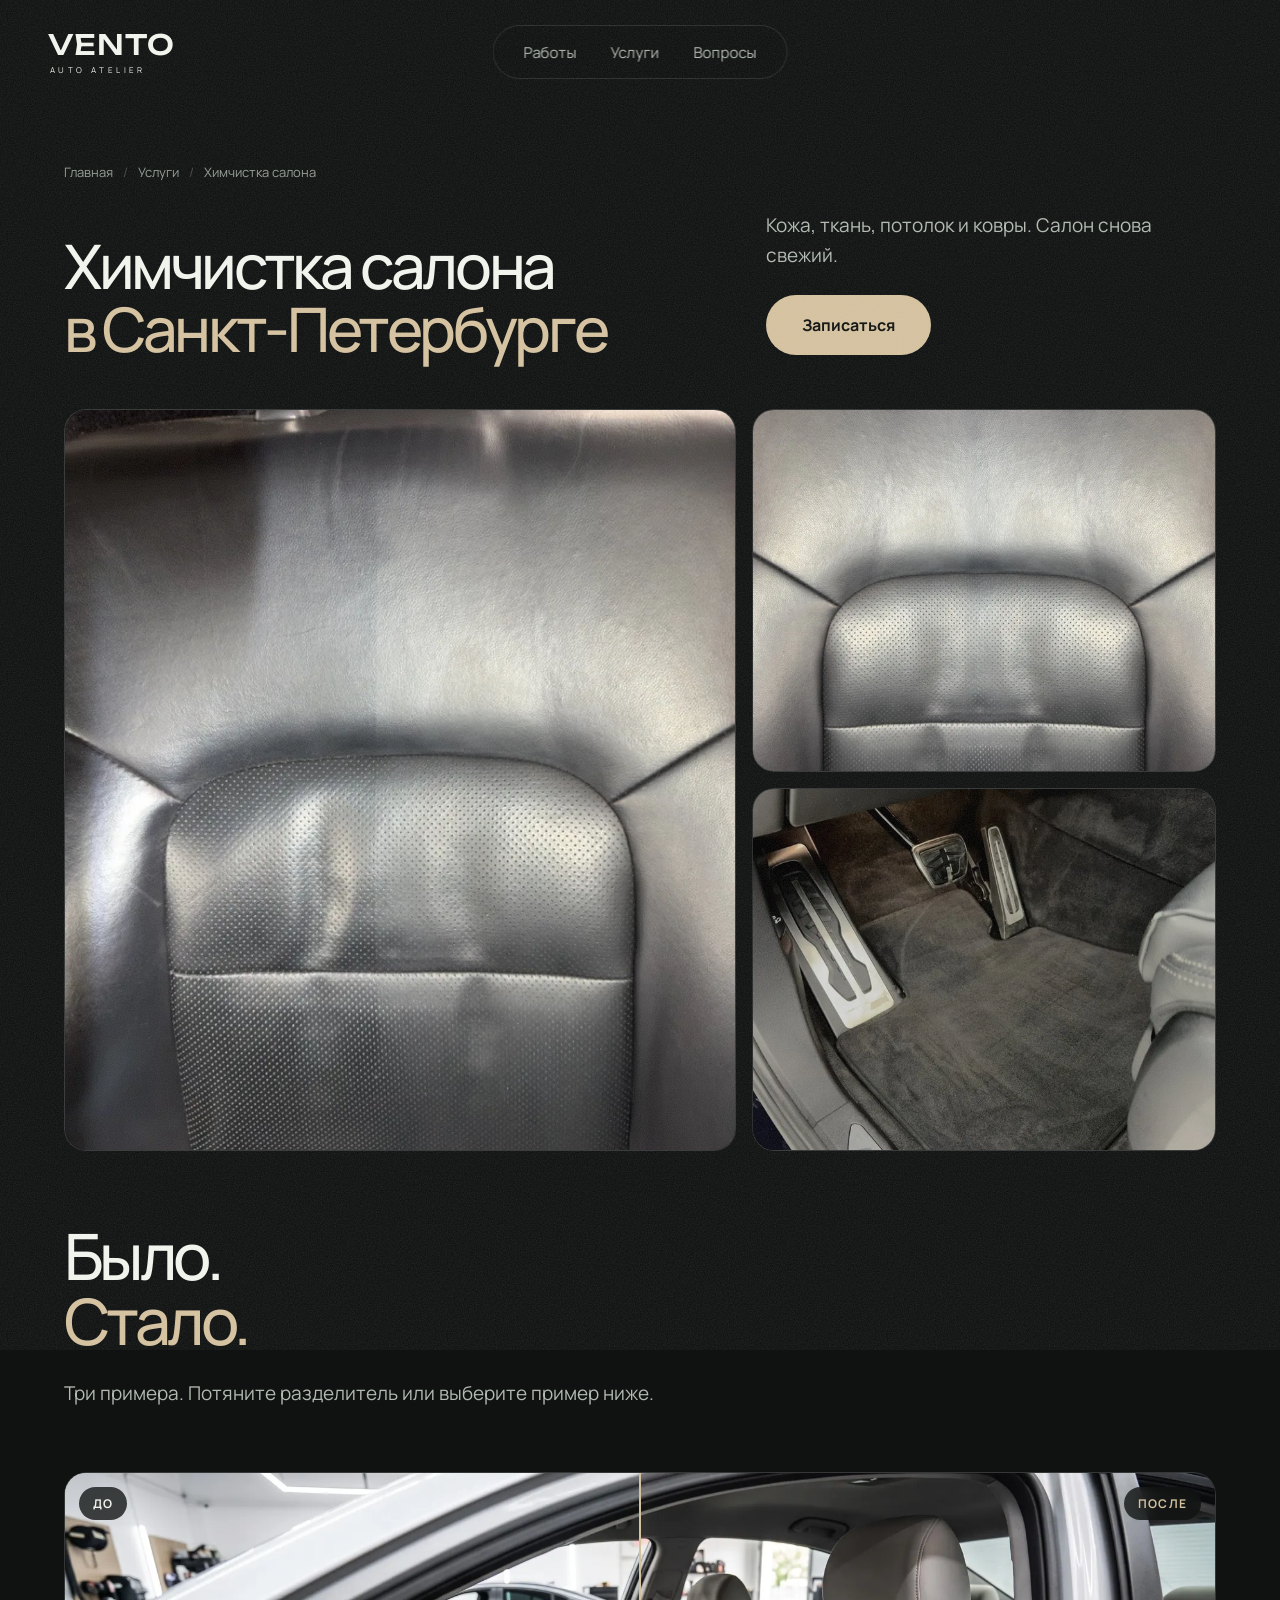
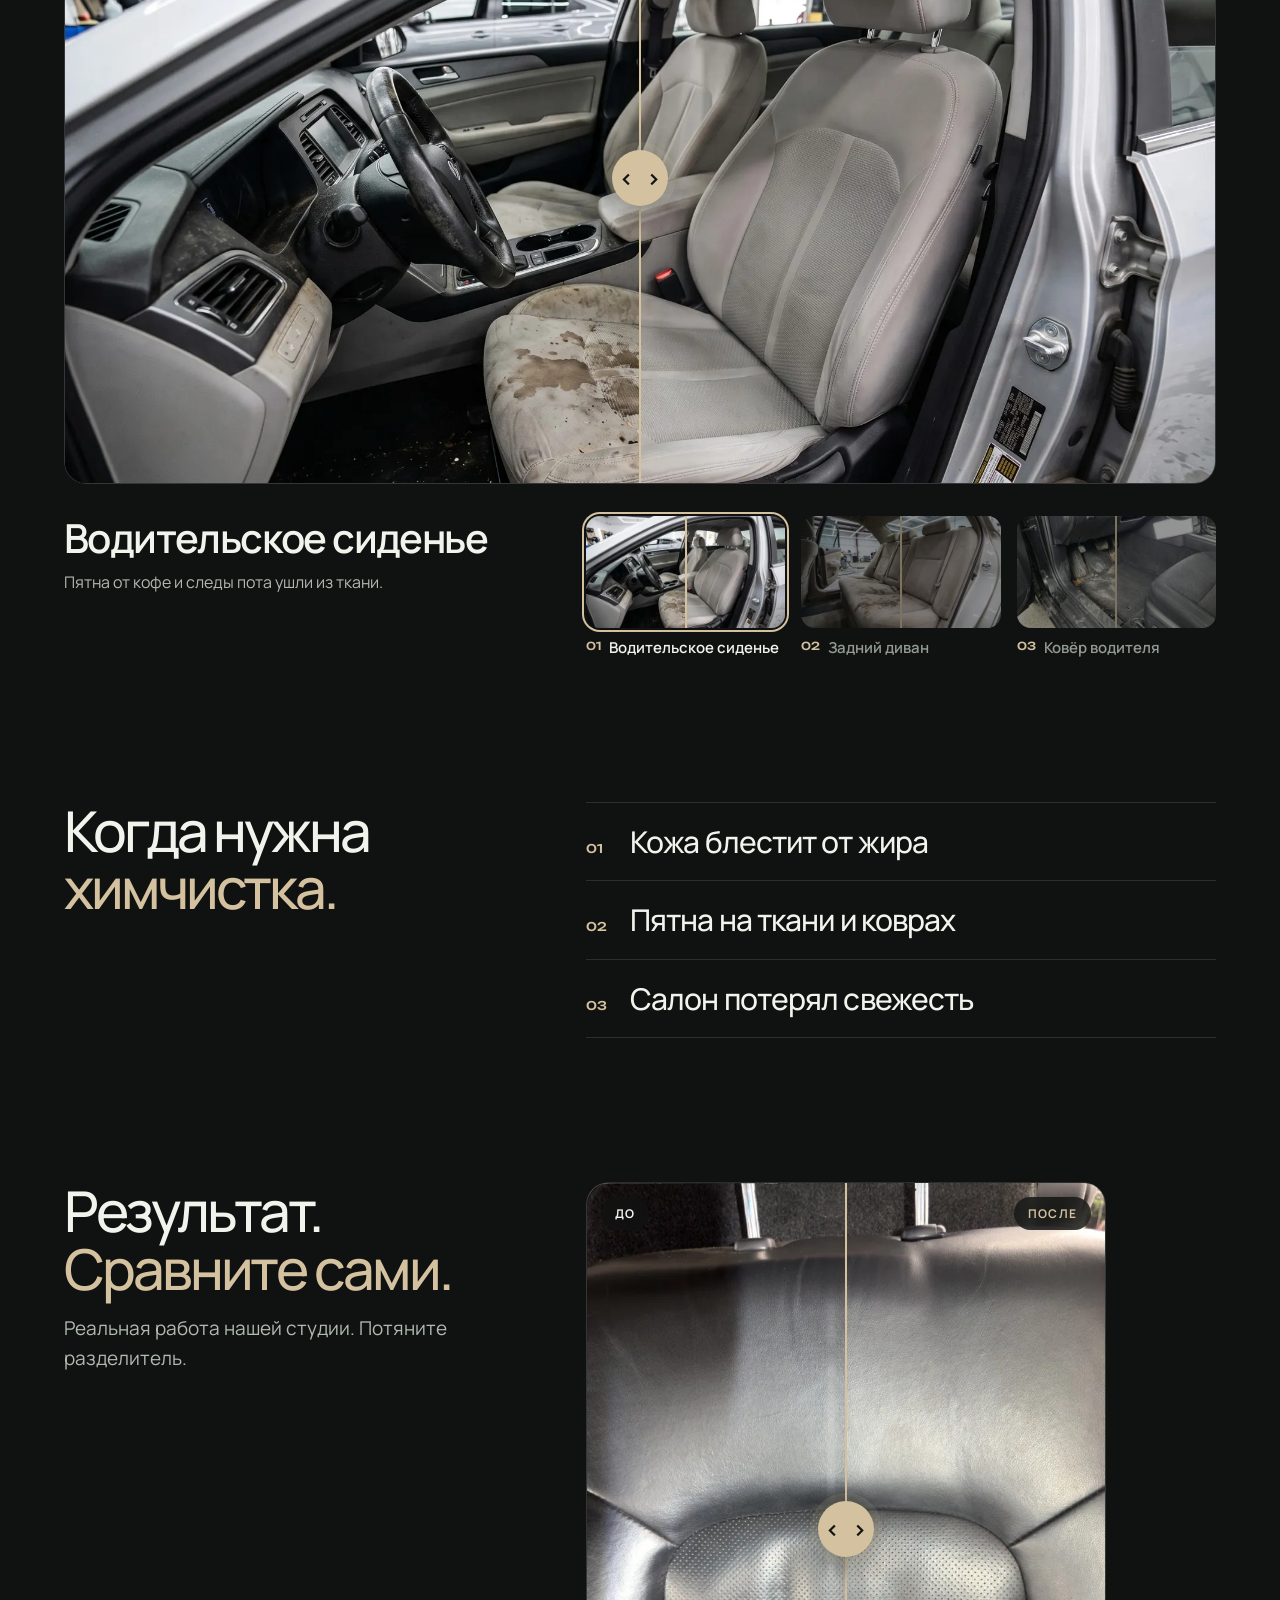
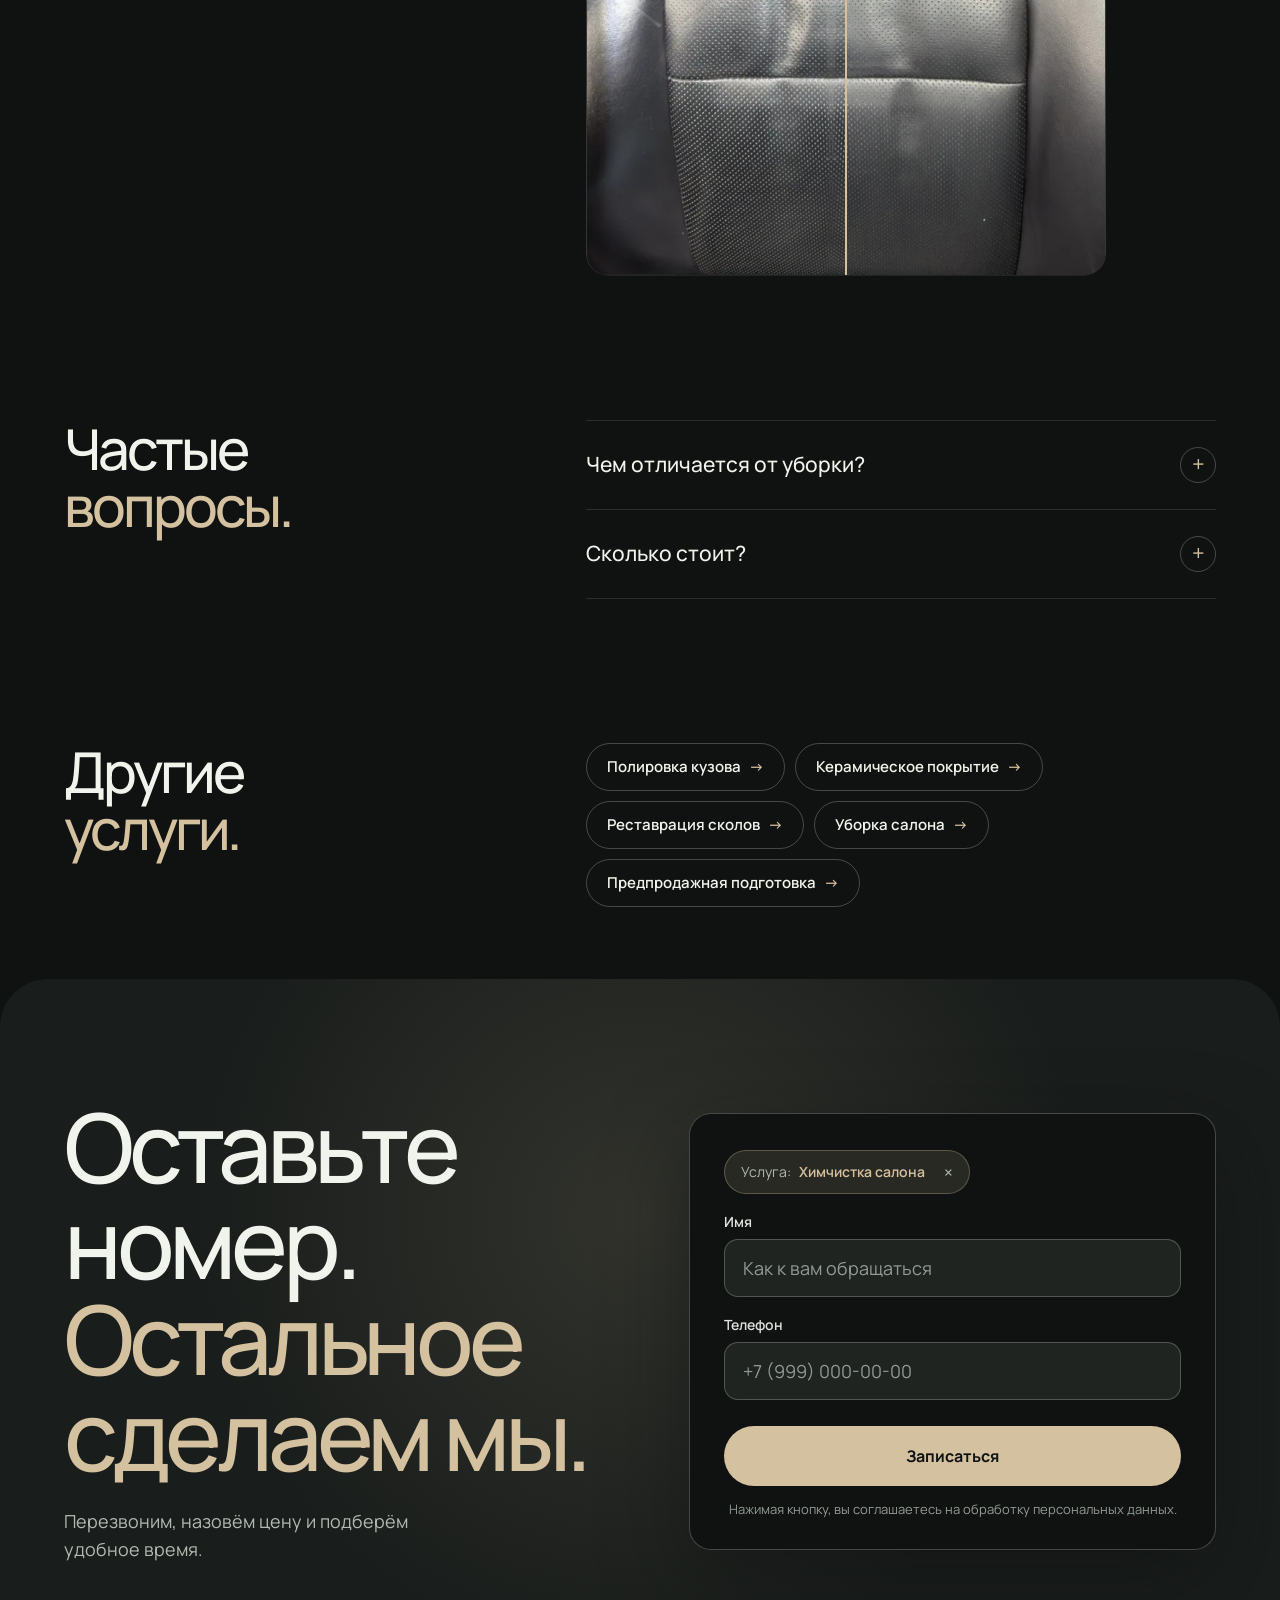
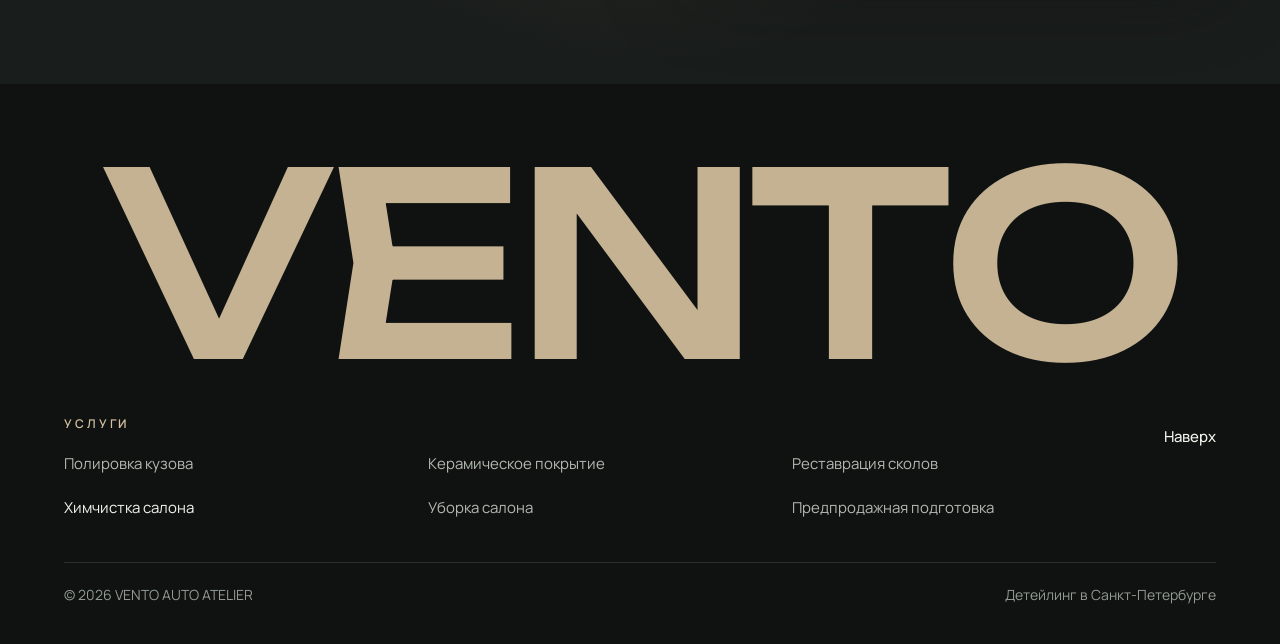
<file: himchistka-salona/index.html>
<!doctype html>
<html lang="ru">
<head>
  <meta charset="UTF-8">
  <meta name="viewport" content="width=device-width,initial-scale=1,viewport-fit=cover">
  <meta name="theme-color" content="#101211">
  <title>Химчистка салона автомобиля в СПб — VENTO AUTO ATELIER</title>
  <meta name="description" content="Химчистка салона автомобиля в Санкт-Петербурге: кожа, ткань, потолок и ковры. Убираем загрязнения и жирный блеск с кожи. Фото до и после, запись онлайн.">
  <link rel="canonical" href="https://samceberez.github.io/himchistka-salona/">
  <meta name="robots" content="index, follow, max-image-preview:large, max-snippet:-1, max-video-preview:-1">
  <meta name="geo.region" content="RU-SPE">
  <meta name="geo.placename" content="Санкт-Петербург">
  <meta property="og:type" content="website">
  <meta property="og:locale" content="ru_RU">
  <meta property="og:site_name" content="VENTO AUTO ATELIER">
  <meta property="og:url" content="https://samceberez.github.io/himchistka-salona/">
  <meta property="og:title" content="Химчистка салона в Санкт-Петербурге — VENTO AUTO ATELIER">
  <meta property="og:description" content="Кожа, ткань, потолок и ковры. Салон снова свежий.">
  <meta property="og:image" content="https://samceberez.github.io/assets/og/himchistka-salona.jpg">
  <meta property="og:image:type" content="image/jpeg">
  <meta property="og:image:width" content="1200">
  <meta property="og:image:height" content="630">
  <meta property="og:image:alt" content="Химчистка салона в Санкт-Петербурге — VENTO AUTO ATELIER">
  <meta name="twitter:card" content="summary_large_image">
  <meta name="twitter:title" content="Химчистка салона в Санкт-Петербурге — VENTO AUTO ATELIER">
  <meta name="twitter:description" content="Кожа, ткань, потолок и ковры. Салон снова свежий.">
  <meta name="twitter:image" content="https://samceberez.github.io/assets/og/himchistka-salona.jpg">
  <link rel="icon" href="../favicon.ico" sizes="48x48">
  <link rel="icon" href="../assets/favicon.svg" type="image/svg+xml">
  <link rel="apple-touch-icon" href="../assets/apple-touch-icon.png">
  <link rel="manifest" href="../site.webmanifest">
  <link rel="preload" as="image" href="../assets/work/leather.webp" fetchpriority="high">
  <link rel="preload" as="font" type="font/woff2" href="../assets/font-1.woff2" crossorigin>
  <link rel="preload" as="font" type="font/woff2" href="../assets/font-2.woff2" crossorigin>
  <link rel="stylesheet" href="../assets/fonts.css?v=2">
  <link rel="stylesheet" href="../style.css?v=22.7">
  <script type="application/ld+json">{"@context":"https://schema.org","@graph":[{"@type":"WebPage","@id":"https://samceberez.github.io/himchistka-salona/#webpage","url":"https://samceberez.github.io/himchistka-salona/","name":"Химчистка салона автомобиля в СПб — VENTO AUTO ATELIER","description":"Химчистка салона автомобиля в Санкт-Петербурге: кожа, ткань, потолок и ковры. Убираем загрязнения и жирный блеск с кожи. Фото до и после, запись онлайн.","inLanguage":"ru-RU","isPartOf":{"@id":"https://samceberez.github.io/#website"},"about":{"@id":"https://samceberez.github.io/himchistka-salona/#service"},"breadcrumb":{"@id":"https://samceberez.github.io/himchistka-salona/#breadcrumbs"},"primaryImageOfPage":{"@type":"ImageObject","url":"https://samceberez.github.io/assets/work/leather.webp","width":720,"height":960}},{"@type":"BreadcrumbList","@id":"https://samceberez.github.io/himchistka-salona/#breadcrumbs","itemListElement":[{"@type":"ListItem","position":1,"name":"Главная","item":"https://samceberez.github.io/"},{"@type":"ListItem","position":2,"name":"Химчистка салона","item":"https://samceberez.github.io/himchistka-salona/"}]},{"@type":"Service","@id":"https://samceberez.github.io/himchistka-salona/#service","name":"Химчистка салона","serviceType":"Химчистка салона автомобиля","description":"Кожа, ткань, потолок и ковры. Салон снова свежий.","image":"https://samceberez.github.io/assets/work/leather.webp","url":"https://samceberez.github.io/himchistka-salona/","areaServed":{"@type":"City","name":"Санкт-Петербург"},"provider":{"@type":["AutoBodyShop","AutoWash"],"@id":"https://samceberez.github.io/#business","name":"VENTO AUTO ATELIER","url":"https://samceberez.github.io/","address":{"@type":"PostalAddress","addressLocality":"Санкт-Петербург","addressRegion":"Санкт-Петербург","addressCountry":"RU"}},"offers":{"@type":"Offer","priceCurrency":"RUB","availability":"https://schema.org/InStock","url":"https://samceberez.github.io/himchistka-salona/"}},{"@type":"FAQPage","@id":"https://samceberez.github.io/himchistka-salona/#faq","inLanguage":"ru-RU","mainEntity":[{"@type":"Question","name":"Чем отличается от уборки?","acceptedAnswer":{"@type":"Answer","text":"Уборка чистит поверхности. Химчистка очищает сами материалы салона."}},{"@type":"Question","name":"Сколько стоит?","acceptedAnswer":{"@type":"Answer","text":"Зависит от машины и её состояния. Перезвоним и назовём точную цену."}}]}]}</script>
  <script src="../app.js?v=22.7" defer></script>
</head>
<body id="top" class="page-service">
  <div class="grain" aria-hidden="true"></div>
  <a class="skip-link" href="#main">К содержанию</a>

  <header class="header">
    <a class="logo" href="../" aria-label="VENTO AUTO ATELIER, главная"><strong>VENTO</strong><small>AUTO ATELIER</small></a>
    <nav class="desktop-nav" aria-label="Навигация"><a href="../#works">Работы</a><a href="../#services">Услуги</a><a href="../#questions">Вопросы</a></nav>
    <button class="menu-toggle" type="button" aria-label="Открыть меню" aria-expanded="false" aria-controls="mobile-menu"><span></span><span></span></button>
    <nav id="mobile-menu" hidden aria-label="Мобильная навигация">
      <a href="../#works">Работы</a>
      <a href="../#services">Услуги</a>
      <a href="../#questions">Вопросы</a>
    </nav>
  </header>

  <main id="main">
    <section class="svc-hero container" aria-labelledby="page-title">
      <nav class="crumbs" aria-label="Хлебные крошки"><ol><li><a href="../">Главная</a></li><li><a href="../#services">Услуги</a></li><li aria-current="page">Химчистка салона</li></ol></nav>
      <div class="svc-hero-grid">
        <h1 id="page-title" data-kinetic>Химчистка салона<br><span class="accent">в Санкт-Петербурге</span></h1>
        <div class="svc-hero-side">
          <p class="lead reveal" style="--delay:150ms">Кожа, ткань, потолок и ковры. Салон снова свежий.</p>
          
          <a class="button page-cta reveal" style="--delay:250ms" href="#booking">Записаться</a>
        </div>
      </div>
      <div class="svc-gallery"><figure class="svc-shot is-lead reveal-media" style="--delay:0ms"><img src="../assets/work/leather.webp" alt="Кожаное сиденье: слева до химчистки, справа после" width="720" height="960" fetchpriority="high" decoding="async"></figure><figure class="svc-shot reveal-media" style="--delay:140ms"><img src="../assets/work/seat-after.webp" alt="Чистая матовая кожа сиденья после химчистки" width="720" height="960" loading="lazy" decoding="async"></figure><figure class="svc-shot reveal-media" style="--delay:280ms"><img src="../assets/work/interior-after.webp" alt="Чистые педали, коврик и пороги" width="720" height="960" loading="lazy" decoding="async"></figure></div>
    </section>

    <section class="ba-section svc-section section container" id="before-after" aria-labelledby="ba-title">
      <header class="ba-head">
        <h2 id="ba-title" data-kinetic>Было.<br><span class="accent">Стало.</span></h2>
        <p class="lead reveal" style="--delay:250ms">Три примера. Потяните разделитель или выберите пример ниже.</p>
      </header>
      <div class="ba" data-ba>
        <div class="ba-stage compare reveal-media" id="ba-stage" style="--pos:50%">
          <img class="compare-img ba-after" src="../assets/ba/himchistka-salona/1-after-960.webp" srcset="../assets/ba/himchistka-salona/1-after-960.webp 960w, ../assets/ba/himchistka-salona/1-after.webp 1920w" sizes="(min-width: 1440px) 1320px, 100vw" alt="То же сиденье после химчистки: чистая ровная ткань без пятен" width="1920" height="1080" loading="lazy" decoding="async">
          <div class="compare-before"><img class="compare-img ba-before" src="../assets/ba/himchistka-salona/1-before-960.webp" srcset="../assets/ba/himchistka-salona/1-before-960.webp 960w, ../assets/ba/himchistka-salona/1-before.webp 1920w" sizes="(min-width: 1440px) 1320px, 100vw" alt="Тканевое водительское сиденье до химчистки: пятна от кофе, крошки и шерсть" width="1920" height="1080" loading="lazy" decoding="async"></div>
          <span class="compare-tag is-before" aria-hidden="true">До</span><span class="compare-tag is-after" aria-hidden="true">После</span>
          <div class="compare-line" aria-hidden="true"><span class="compare-knob"><span>‹</span><span>›</span></span></div>
          <input class="compare-range" type="range" min="0" max="100" value="50" aria-label="Сравнить до и после" aria-valuetext="50% до, 50% после">
        </div>
        <div class="ba-foot">
          <div class="ba-caption" aria-live="polite"><h3>Водительское сиденье</h3><p>Пятна от кофе и следы пота ушли из ткани.</p></div>
          <div class="ba-nav" hidden>
            <div class="ba-cases" role="tablist" aria-label="Примеры: Химчистка салона" data-group="0"><button type="button" role="tab" class="ba-case" aria-controls="ba-stage" aria-selected="true" data-slug="himchistka-salona" data-n="1" data-title="Водительское сиденье" data-text="Пятна от кофе и следы пота ушли из ткани." data-alt-before="Тканевое водительское сиденье до химчистки: пятна от кофе, крошки и шерсть" data-alt-after="То же сиденье после химчистки: чистая ровная ткань без пятен"><span class="ba-thumb" aria-hidden="true"><img src="../assets/ba/himchistka-salona/1-before-480.webp" srcset="../assets/ba/himchistka-salona/1-before-480.webp 480w, ../assets/ba/himchistka-salona/1-before-960.webp 960w" sizes="(min-width: 1024px) 240px, 31vw" alt="" width="480" height="270" loading="lazy" decoding="async"><img class="is-after" src="../assets/ba/himchistka-salona/1-after-480.webp" srcset="../assets/ba/himchistka-salona/1-after-480.webp 480w, ../assets/ba/himchistka-salona/1-after-960.webp 960w" sizes="(min-width: 1024px) 240px, 31vw" alt="" width="480" height="270" loading="lazy" decoding="async"></span><span class="ba-case-name"><span aria-hidden="true">01</span>Водительское сиденье</span></button><button type="button" role="tab" class="ba-case" aria-controls="ba-stage" aria-selected="false" tabindex="-1" data-slug="himchistka-salona" data-n="2" data-title="Задний диван" data-text="Сок, следы обуви и жирное пятно вычищены." data-alt-before="Задний диван до химчистки: пятна от сока, следы обуви, крошки и песок" data-alt-after="Тот же диван после химчистки: чистая светлая ткань"><span class="ba-thumb" aria-hidden="true"><img src="../assets/ba/himchistka-salona/2-before-480.webp" srcset="../assets/ba/himchistka-salona/2-before-480.webp 480w, ../assets/ba/himchistka-salona/2-before-960.webp 960w" sizes="(min-width: 1024px) 240px, 31vw" alt="" width="480" height="270" loading="lazy" decoding="async"><img class="is-after" src="../assets/ba/himchistka-salona/2-after-480.webp" srcset="../assets/ba/himchistka-salona/2-after-480.webp 480w, ../assets/ba/himchistka-salona/2-after-960.webp 960w" sizes="(min-width: 1024px) 240px, 31vw" alt="" width="480" height="270" loading="lazy" decoding="async"></span><span class="ba-case-name"><span aria-hidden="true">02</span>Задний диван</span></button><button type="button" role="tab" class="ba-case" aria-controls="ba-stage" aria-selected="false" tabindex="-1" data-slug="himchistka-salona" data-n="3" data-title="Ковёр водителя" data-text="Белые разводы от соли, грязь и листья. После: чистый ворс." data-alt-before="Ковёр водителя до химчистки: разводы от соли, грязь, песок и листья" data-alt-after="Тот же ковёр после химчистки: чистый тёмный ворс и чистый порог"><span class="ba-thumb" aria-hidden="true"><img src="../assets/ba/himchistka-salona/3-before-480.webp" srcset="../assets/ba/himchistka-salona/3-before-480.webp 480w, ../assets/ba/himchistka-salona/3-before-960.webp 960w" sizes="(min-width: 1024px) 240px, 31vw" alt="" width="480" height="270" loading="lazy" decoding="async"><img class="is-after" src="../assets/ba/himchistka-salona/3-after-480.webp" srcset="../assets/ba/himchistka-salona/3-after-480.webp 480w, ../assets/ba/himchistka-salona/3-after-960.webp 960w" sizes="(min-width: 1024px) 240px, 31vw" alt="" width="480" height="270" loading="lazy" decoding="async"></span><span class="ba-case-name"><span aria-hidden="true">03</span>Ковёр водителя</span></button></div>
          </div>
        </div>
      </div>
    </section>

    <section class="svc-section svc-split section container" aria-labelledby="signs-title">
      <h2 id="signs-title" data-kinetic>Когда нужна<br><span class="accent">химчистка.</span></h2>
      <ol class="svc-signs"><li class="reveal" style="--delay:0ms"><span aria-hidden="true">01</span>Кожа блестит от жира</li><li class="reveal" style="--delay:70ms"><span aria-hidden="true">02</span>Пятна на ткани и коврах</li><li class="reveal" style="--delay:140ms"><span aria-hidden="true">03</span>Салон потерял свежесть</li></ol>
    </section>

    <section class="svc-section svc-split section container" aria-labelledby="result-title">
      <div class="svc-split-head">
        <h2 id="result-title" data-kinetic>Результат.<br><span class="accent">Сравните сами.</span></h2>
        <p class="lead reveal" style="--delay:200ms">Реальная работа нашей студии. Потяните разделитель.</p>
      </div>
      <div class="svc-compare">
        <div class="compare reveal-media" style="--pos:50%">
          <img class="compare-img" src="../assets/work/seat-after.webp" alt="После химчистки: чистая матовая кожа сиденья" width="720" height="960" loading="lazy" decoding="async">
          <div class="compare-before"><img class="compare-img" src="../assets/work/seat-before.webp" alt="До химчистки: жирный блеск и загрязнения на коже" width="720" height="960" loading="lazy" decoding="async"></div>
          <span class="compare-tag is-before" aria-hidden="true">До</span><span class="compare-tag is-after" aria-hidden="true">После</span>
          <div class="compare-line" aria-hidden="true"><span class="compare-knob"><span>‹</span><span>›</span></span></div>
          <input class="compare-range" type="range" min="0" max="100" value="50" aria-label="Кожаное сиденье до и после химчистки: сравнить" aria-valuetext="50% до, 50% после">
        </div>
      </div>
    </section>
    <section class="essentials section container" id="questions" aria-labelledby="questions-title">
      <h2 id="questions-title" data-kinetic>Частые<br><span class="accent">вопросы.</span></h2>
      <div class="faq-list">
        <details class="reveal" style="--delay:0ms" name="vento-faq"><summary>Чем отличается от уборки?<span aria-hidden="true">+</span></summary><p>Уборка чистит поверхности. Химчистка очищает сами материалы салона.</p></details>
        <details class="reveal" style="--delay:70ms" name="vento-faq"><summary>Сколько стоит?<span aria-hidden="true">+</span></summary><p>Зависит от машины и её состояния. Перезвоним и назовём точную цену.</p></details>
      </div>
    </section>

    <section class="svc-section svc-split section container" aria-labelledby="more-title">
      <h2 id="more-title" data-kinetic>Другие<br><span class="accent">услуги.</span></h2>
      <ul class="svc-more"><li><a href="../polirovka-kuzova/">Полировка кузова<span aria-hidden="true">→</span></a></li><li><a href="../keramika/">Керамическое покрытие<span aria-hidden="true">→</span></a></li><li><a href="../restavraciya-skolov/">Реставрация сколов<span aria-hidden="true">→</span></a></li><li><a href="../uborka-salona/">Уборка салона<span aria-hidden="true">→</span></a></li><li><a href="../predprodazhnaya-podgotovka/">Предпродажная подготовка<span aria-hidden="true">→</span></a></li></ul>
    </section>

    <section class="booking" id="booking" aria-labelledby="booking-title">
      <div class="booking-glow" aria-hidden="true"></div>
      <div class="container booking-grid">
        <div class="booking-copy">
          <h2 id="booking-title" data-kinetic>Оставьте номер.<br><span class="accent">Остальное сделаем мы.</span></h2>
          <p class="reveal">Перезвоним, назовём цену и подберём удобное время.</p>
        </div>
        <div class="booking-card reveal">
          <form class="booking-form" id="booking-form" data-endpoint="" data-service="Химчистка салона" novalidate>
            <input type="hidden" name="service" id="service" value="">
            <p class="booking-chosen" hidden><span>Услуга:</span> <strong id="service-label"></strong> <button type="button" class="booking-chosen-clear" aria-label="Убрать выбранную услугу">×</button></p>
            <div class="field">
              <label for="name">Имя</label>
              <input id="name" name="name" placeholder="Как к вам обращаться" autocomplete="given-name" maxlength="60" required aria-describedby="name-error">
              <p class="field-error" id="name-error" aria-live="polite"></p>
            </div>
            <div class="field">
              <label for="phone">Телефон</label>
              <input id="phone" name="phone" type="tel" inputmode="tel" placeholder="+7 (999) 000-00-00" autocomplete="tel" maxlength="18" required aria-describedby="phone-error">
              <p class="field-error" id="phone-error" aria-live="polite"></p>
            </div>
            <button class="button form-submit" type="submit">Записаться</button>
            <p class="form-status" id="form-status" role="status" aria-live="polite"></p>
            <p class="consent">Нажимая кнопку, вы соглашаетесь на обработку персональных данных.</p>
          </form>
          <div class="booking-done" id="booking-done" hidden tabindex="-1">
            <span class="done-mark" aria-hidden="true">✓</span>
            <h3 id="done-title">Спасибо!</h3>
            <p id="done-text">Скоро перезвоним.</p>
            <button type="button" class="text-link done-again">Отправить ещё одну заявку</button>
          </div>
        </div>
      </div>
    </section>
  </main>

  <footer class="footer container">
    <p class="footer-mark" data-kinetic="chars" aria-hidden="true">VENTO</p>
    <div class="footer-main">
    <nav class="footer-nav" aria-label="Услуги">
      <p class="footer-label">Услуги</p>
      <ul><li><a href="../polirovka-kuzova/">Полировка кузова</a></li><li><a href="../keramika/">Керамическое покрытие</a></li><li><a href="../restavraciya-skolov/">Реставрация сколов</a></li><li><a href="../himchistka-salona/" aria-current="page">Химчистка салона</a></li><li><a href="../uborka-salona/">Уборка салона</a></li><li><a href="../predprodazhnaya-podgotovka/">Предпродажная подготовка</a></li></ul>
    </nav>
      <!-- contacts --><!-- /contacts -->
      <a class="back-top text-link" href="#top">Наверх</a>
    </div>
    <div class="footer-bottom"><span>© <span id="year">2026</span> VENTO AUTO ATELIER</span><span>Детейлинг в Санкт-Петербурге</span></div>
  </footer>
</body>
</html>
</file>
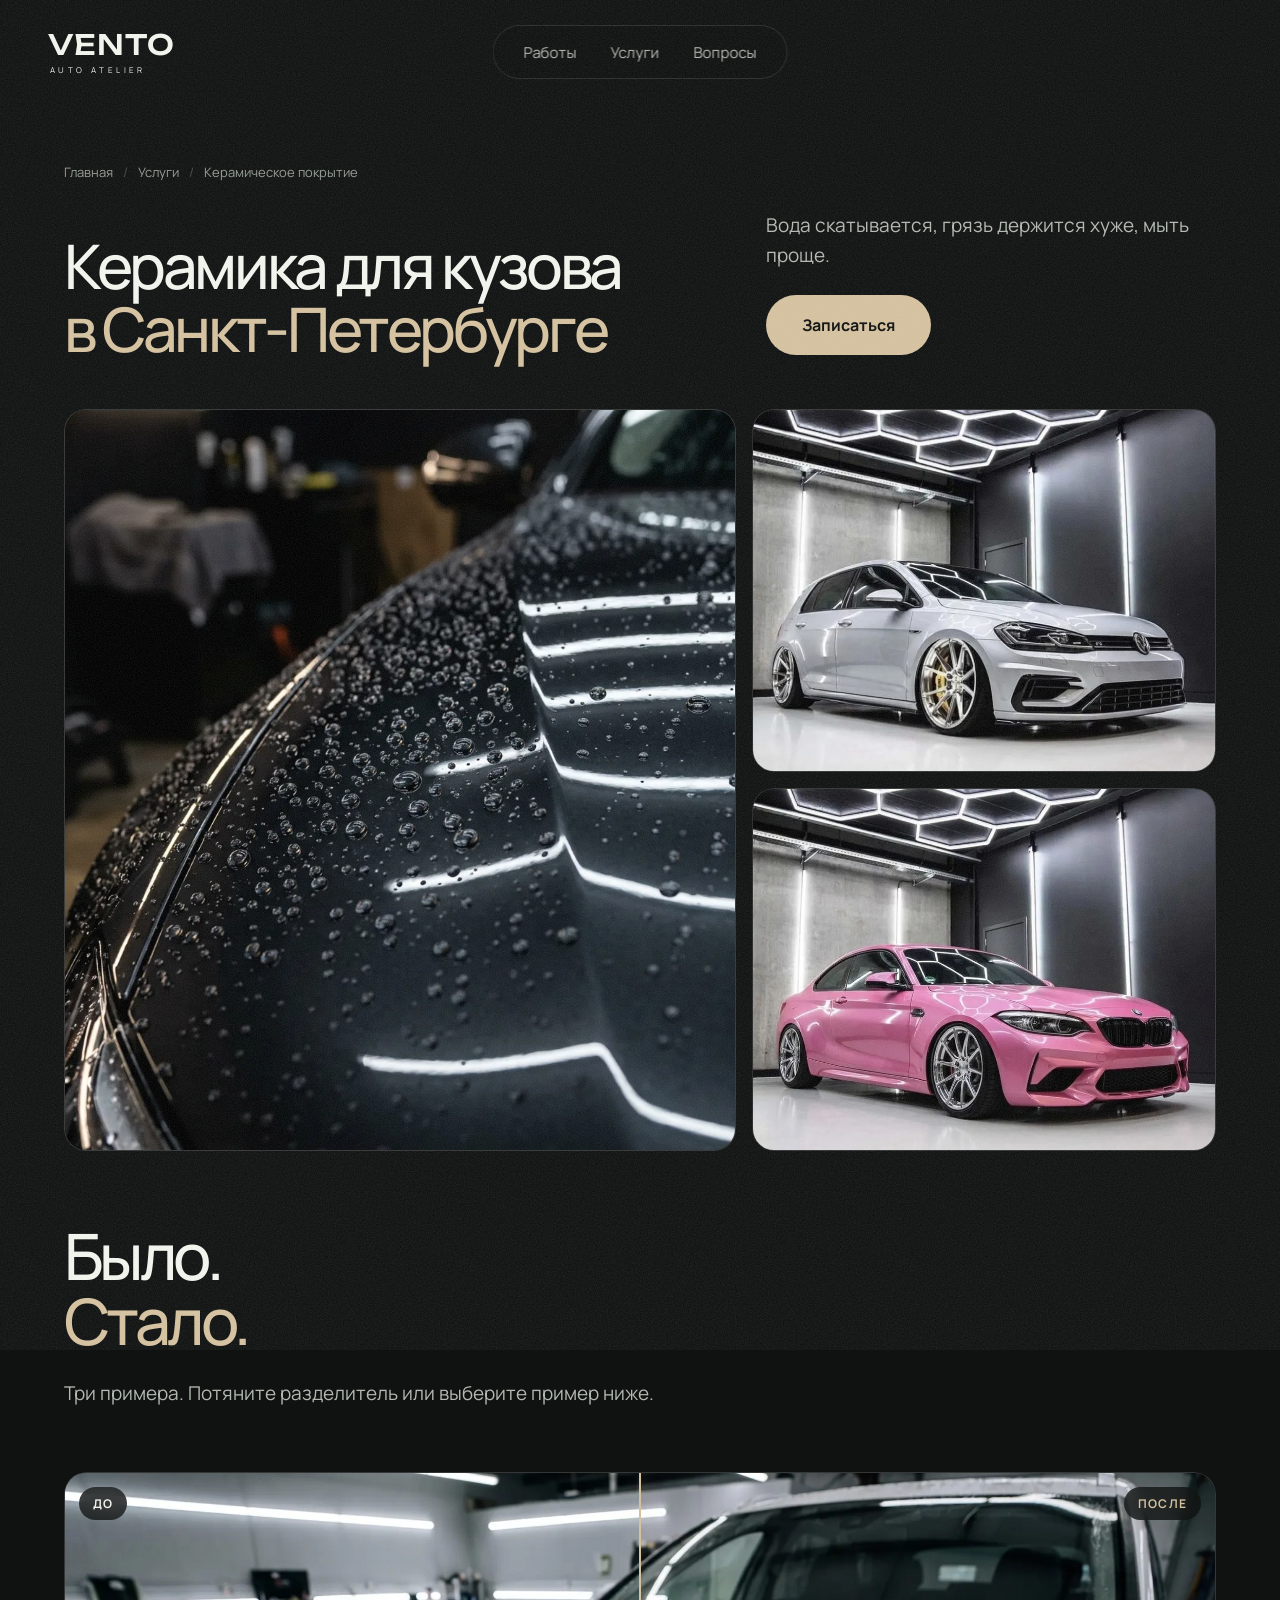
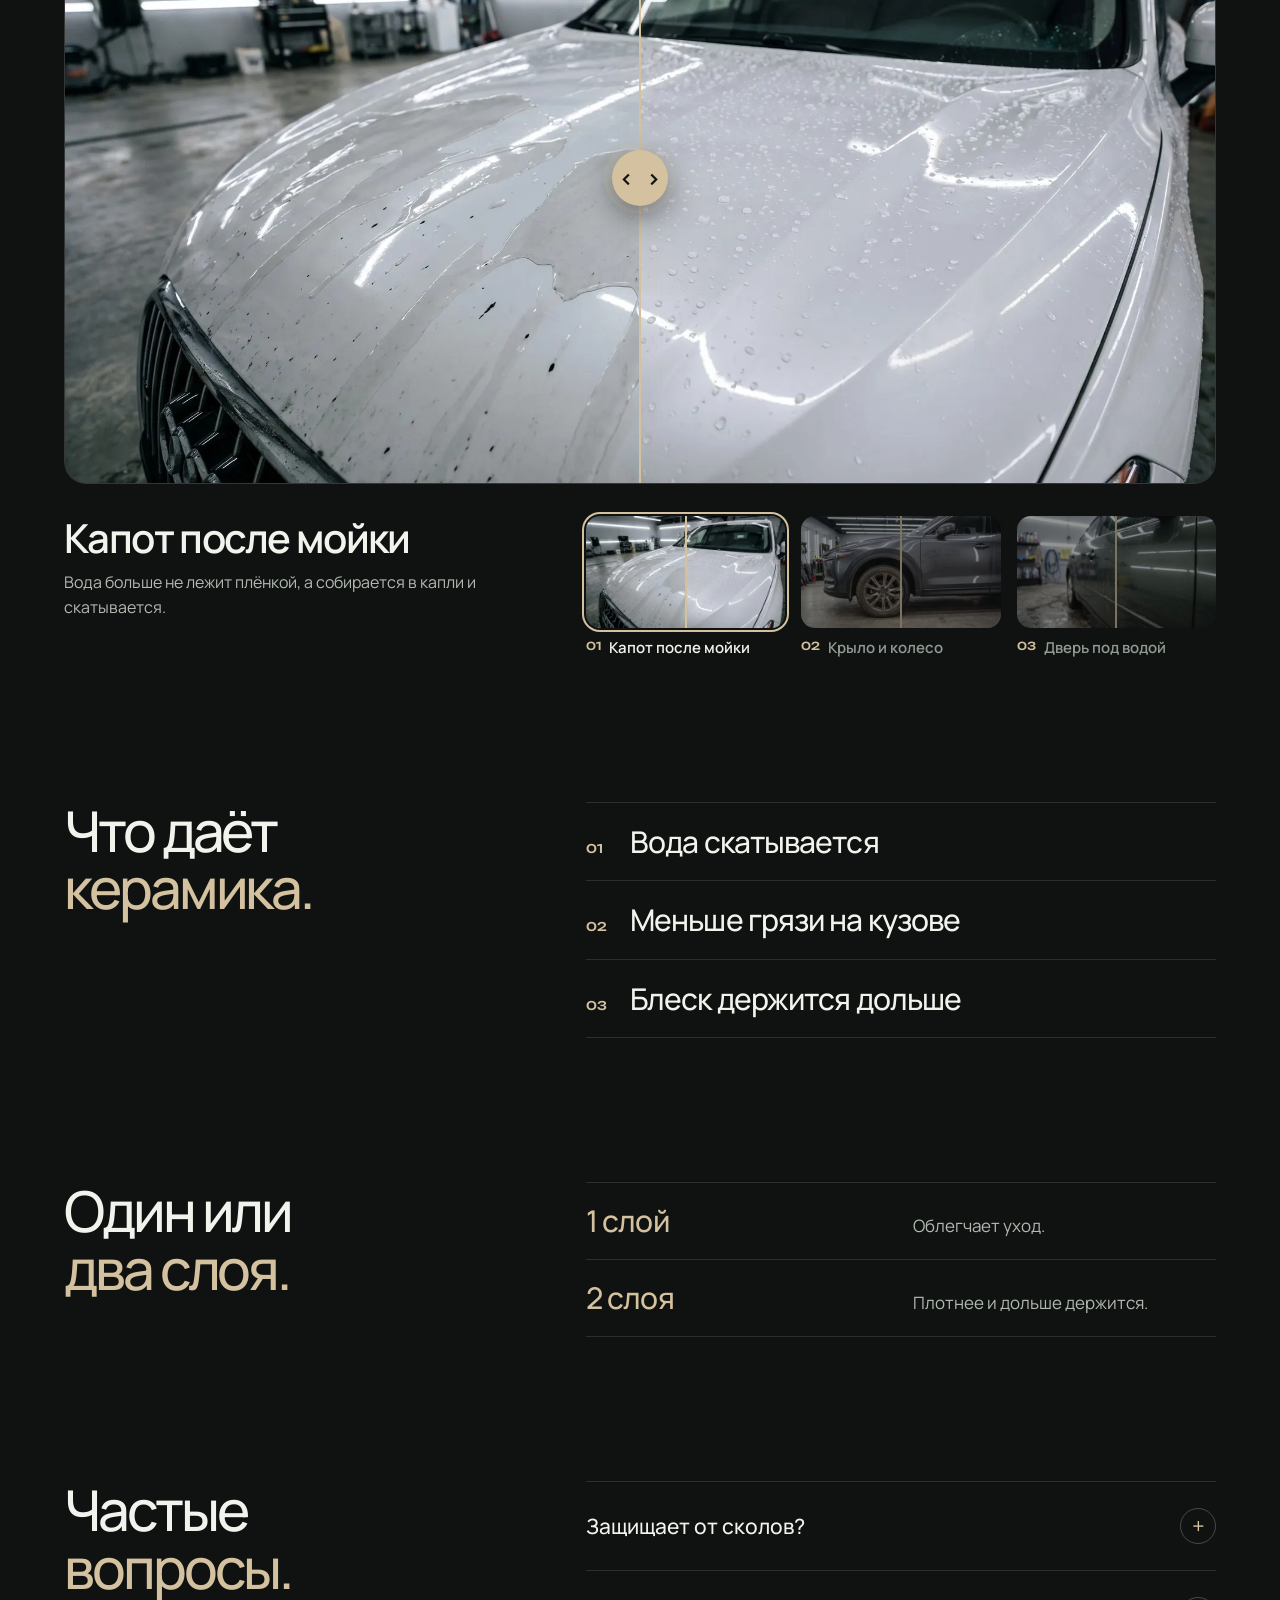
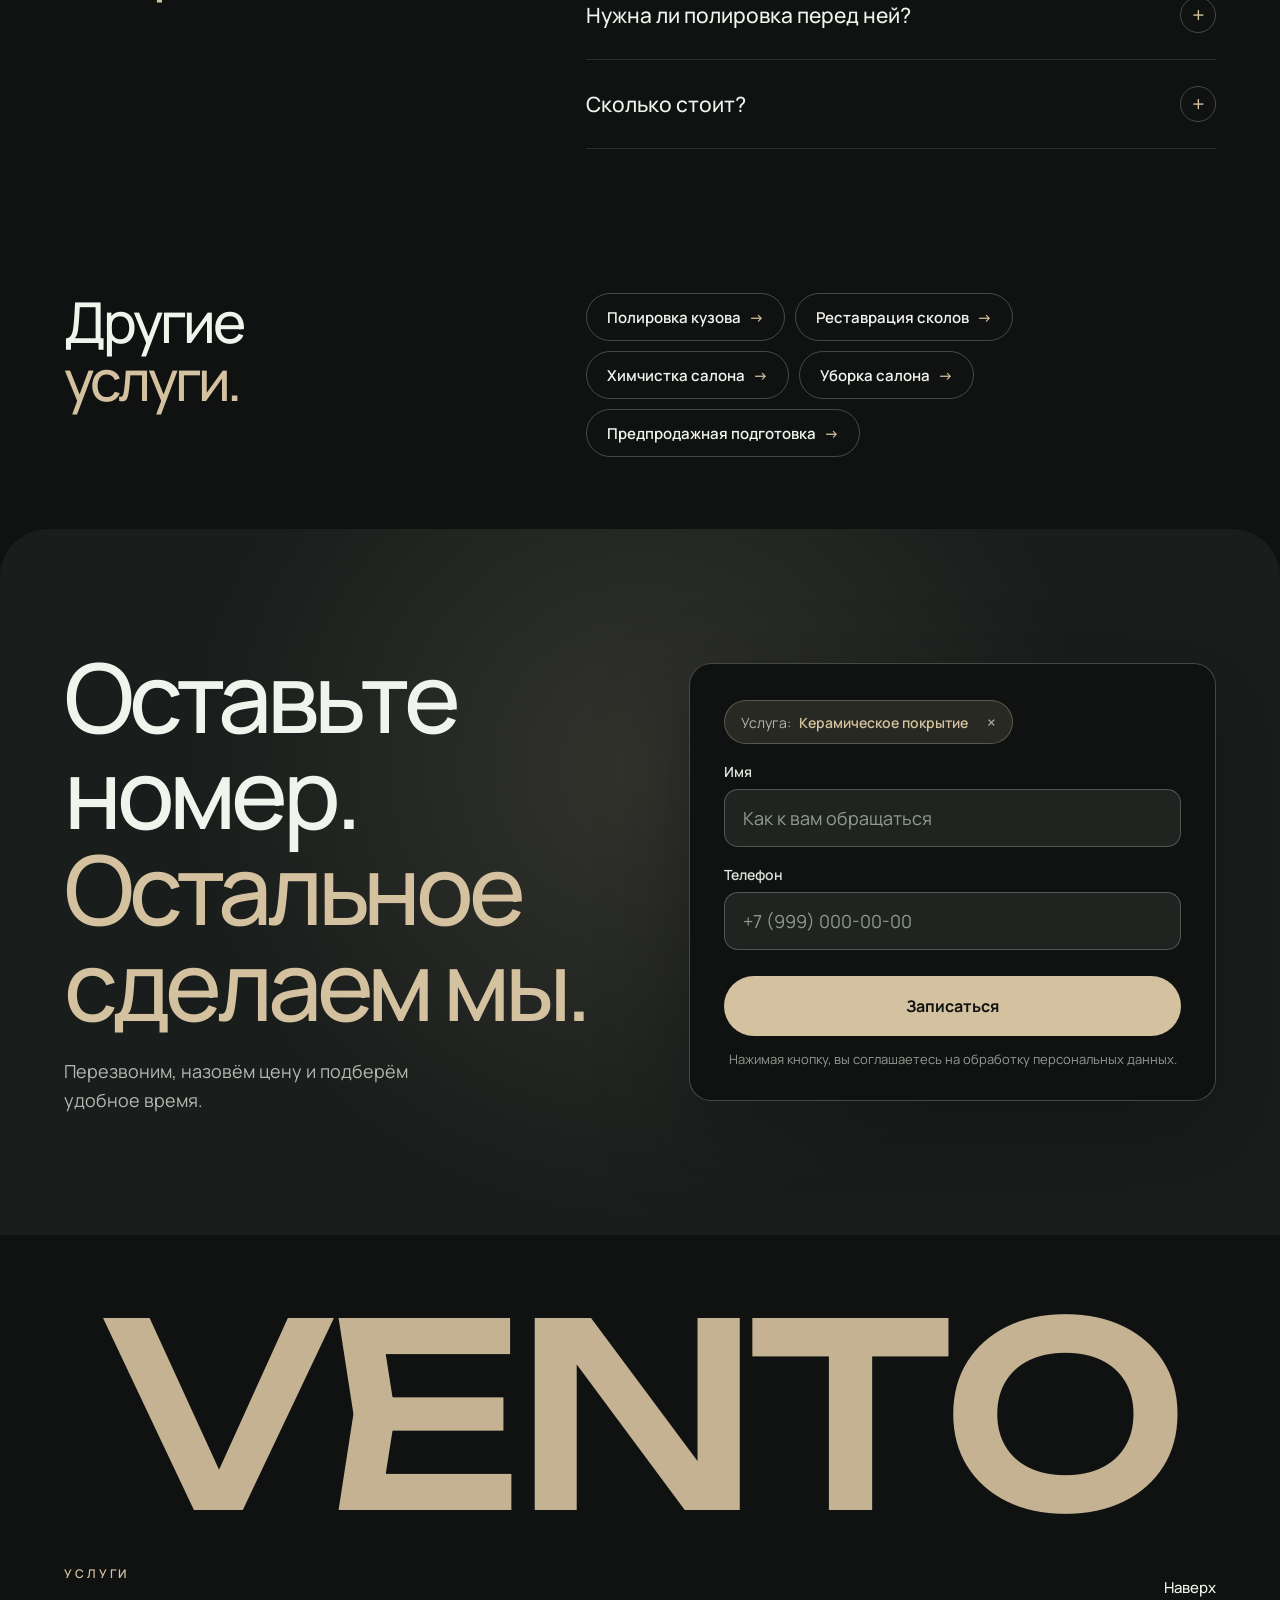
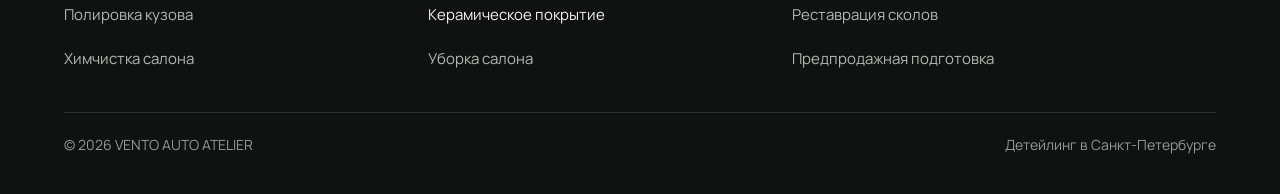
<file: keramika/index.html>
<!doctype html>
<html lang="ru">
<head>
  <meta charset="UTF-8">
  <meta name="viewport" content="width=device-width,initial-scale=1,viewport-fit=cover">
  <meta name="theme-color" content="#101211">
  <title>Керамика на авто в СПб: покрытие в 1 или 2 слоя — VENTO</title>
  <meta name="description" content="Керамическое покрытие кузова в Санкт-Петербурге в 1 или 2 слоя. Вода скатывается, грязь держится хуже, мыть машину проще. Запись онлайн.">
  <link rel="canonical" href="https://samceberez.github.io/keramika/">
  <meta name="robots" content="index, follow, max-image-preview:large, max-snippet:-1, max-video-preview:-1">
  <meta name="geo.region" content="RU-SPE">
  <meta name="geo.placename" content="Санкт-Петербург">
  <meta property="og:type" content="website">
  <meta property="og:locale" content="ru_RU">
  <meta property="og:site_name" content="VENTO AUTO ATELIER">
  <meta property="og:url" content="https://samceberez.github.io/keramika/">
  <meta property="og:title" content="Керамика для кузова в Санкт-Петербурге — VENTO AUTO ATELIER">
  <meta property="og:description" content="Вода скатывается, грязь держится хуже, мыть проще.">
  <meta property="og:image" content="https://samceberez.github.io/assets/og/keramika.jpg">
  <meta property="og:image:type" content="image/jpeg">
  <meta property="og:image:width" content="1200">
  <meta property="og:image:height" content="630">
  <meta property="og:image:alt" content="Керамика для кузова в Санкт-Петербурге — VENTO AUTO ATELIER">
  <meta name="twitter:card" content="summary_large_image">
  <meta name="twitter:title" content="Керамика для кузова в Санкт-Петербурге — VENTO AUTO ATELIER">
  <meta name="twitter:description" content="Вода скатывается, грязь держится хуже, мыть проще.">
  <meta name="twitter:image" content="https://samceberez.github.io/assets/og/keramika.jpg">
  <link rel="icon" href="../favicon.ico" sizes="48x48">
  <link rel="icon" href="../assets/favicon.svg" type="image/svg+xml">
  <link rel="apple-touch-icon" href="../assets/apple-touch-icon.png">
  <link rel="manifest" href="../site.webmanifest">
  <link rel="preload" as="image" href="../assets/work/ceramic.webp" fetchpriority="high">
  <link rel="preload" as="font" type="font/woff2" href="../assets/font-1.woff2" crossorigin>
  <link rel="preload" as="font" type="font/woff2" href="../assets/font-2.woff2" crossorigin>
  <link rel="stylesheet" href="../assets/fonts.css?v=2">
  <link rel="stylesheet" href="../style.css?v=22.7">
  <script type="application/ld+json">{"@context":"https://schema.org","@graph":[{"@type":"WebPage","@id":"https://samceberez.github.io/keramika/#webpage","url":"https://samceberez.github.io/keramika/","name":"Керамика на авто в СПб: покрытие в 1 или 2 слоя — VENTO","description":"Керамическое покрытие кузова в Санкт-Петербурге в 1 или 2 слоя. Вода скатывается, грязь держится хуже, мыть машину проще. Запись онлайн.","inLanguage":"ru-RU","isPartOf":{"@id":"https://samceberez.github.io/#website"},"about":{"@id":"https://samceberez.github.io/keramika/#service"},"breadcrumb":{"@id":"https://samceberez.github.io/keramika/#breadcrumbs"},"primaryImageOfPage":{"@type":"ImageObject","url":"https://samceberez.github.io/assets/work/ceramic.webp","width":1024,"height":1024}},{"@type":"BreadcrumbList","@id":"https://samceberez.github.io/keramika/#breadcrumbs","itemListElement":[{"@type":"ListItem","position":1,"name":"Главная","item":"https://samceberez.github.io/"},{"@type":"ListItem","position":2,"name":"Керамическое покрытие","item":"https://samceberez.github.io/keramika/"}]},{"@type":"Service","@id":"https://samceberez.github.io/keramika/#service","name":"Керамическое покрытие","serviceType":"Нанесение керамического покрытия на кузов","description":"Вода скатывается, грязь держится хуже, мыть проще.","image":"https://samceberez.github.io/assets/work/ceramic.webp","url":"https://samceberez.github.io/keramika/","areaServed":{"@type":"City","name":"Санкт-Петербург"},"provider":{"@type":["AutoBodyShop","AutoWash"],"@id":"https://samceberez.github.io/#business","name":"VENTO AUTO ATELIER","url":"https://samceberez.github.io/","address":{"@type":"PostalAddress","addressLocality":"Санкт-Петербург","addressRegion":"Санкт-Петербург","addressCountry":"RU"}},"offers":{"@type":"Offer","priceCurrency":"RUB","availability":"https://schema.org/InStock","url":"https://samceberez.github.io/keramika/"},"hasOfferCatalog":{"@type":"OfferCatalog","name":"Керамическое покрытие","itemListElement":[{"@type":"Offer","itemOffered":{"@type":"Service","name":"Керамическое покрытие: 1 слой","description":"Облегчает уход."}},{"@type":"Offer","itemOffered":{"@type":"Service","name":"Керамическое покрытие: 2 слоя","description":"Плотнее и дольше держится."}}]}},{"@type":"FAQPage","@id":"https://samceberez.github.io/keramika/#faq","inLanguage":"ru-RU","mainEntity":[{"@type":"Question","name":"Защищает от сколов?","acceptedAnswer":{"@type":"Answer","text":"Нет. От ударов камней керамика не защищает."}},{"@type":"Question","name":"Нужна ли полировка перед ней?","acceptedAnswer":{"@type":"Answer","text":"Обычно да: керамика сохраняет то состояние лака, что под ней."}},{"@type":"Question","name":"Сколько стоит?","acceptedAnswer":{"@type":"Answer","text":"Зависит от машины и её состояния. Перезвоним и назовём точную цену."}}]}]}</script>
  <script src="../app.js?v=22.7" defer></script>
</head>
<body id="top" class="page-service">
  <div class="grain" aria-hidden="true"></div>
  <a class="skip-link" href="#main">К содержанию</a>

  <header class="header">
    <a class="logo" href="../" aria-label="VENTO AUTO ATELIER, главная"><strong>VENTO</strong><small>AUTO ATELIER</small></a>
    <nav class="desktop-nav" aria-label="Навигация"><a href="../#works">Работы</a><a href="../#services">Услуги</a><a href="../#questions">Вопросы</a></nav>
    <button class="menu-toggle" type="button" aria-label="Открыть меню" aria-expanded="false" aria-controls="mobile-menu"><span></span><span></span></button>
    <nav id="mobile-menu" hidden aria-label="Мобильная навигация">
      <a href="../#works">Работы</a>
      <a href="../#services">Услуги</a>
      <a href="../#questions">Вопросы</a>
    </nav>
  </header>

  <main id="main">
    <section class="svc-hero container" aria-labelledby="page-title">
      <nav class="crumbs" aria-label="Хлебные крошки"><ol><li><a href="../">Главная</a></li><li><a href="../#services">Услуги</a></li><li aria-current="page">Керамическое покрытие</li></ol></nav>
      <div class="svc-hero-grid">
        <h1 id="page-title" data-kinetic>Керамика для кузова<br><span class="accent">в Санкт-Петербурге</span></h1>
        <div class="svc-hero-side">
          <p class="lead reveal" style="--delay:150ms">Вода скатывается, грязь держится хуже, мыть проще.</p>
          
          <a class="button page-cta reveal" style="--delay:250ms" href="#booking">Записаться</a>
        </div>
      </div>
      <div class="svc-gallery"><figure class="svc-shot is-lead reveal-media" style="--delay:0ms"><img src="../assets/work/ceramic.webp" alt="Капли воды на кузове с керамическим покрытием" width="1024" height="1024" fetchpriority="high" decoding="async"></figure><figure class="svc-shot is-car reveal-media" style="--delay:140ms"><img src="../assets/garage/golf.webp" alt="Volkswagen Golf R в студии VENTO" width="900" height="957" loading="lazy" decoding="async"></figure><figure class="svc-shot is-car reveal-media" style="--delay:280ms"><img src="../assets/garage/m2.webp" alt="BMW M2 в студии VENTO" width="900" height="957" loading="lazy" decoding="async"></figure></div>
    </section>

    <section class="ba-section svc-section section container" id="before-after" aria-labelledby="ba-title">
      <header class="ba-head">
        <h2 id="ba-title" data-kinetic>Было.<br><span class="accent">Стало.</span></h2>
        <p class="lead reveal" style="--delay:250ms">Три примера. Потяните разделитель или выберите пример ниже.</p>
      </header>
      <div class="ba" data-ba>
        <div class="ba-stage compare reveal-media" id="ba-stage" style="--pos:50%">
          <img class="compare-img ba-after" src="../assets/ba/keramika/1-after-960.webp" srcset="../assets/ba/keramika/1-after-960.webp 960w, ../assets/ba/keramika/1-after.webp 1920w" sizes="(min-width: 1440px) 1320px, 100vw" alt="Тот же капот с керамикой: вода собирается в круглые капли" width="1920" height="1080" loading="lazy" decoding="async">
          <div class="compare-before"><img class="compare-img ba-before" src="../assets/ba/keramika/1-before-960.webp" srcset="../assets/ba/keramika/1-before-960.webp 960w, ../assets/ba/keramika/1-before.webp 1920w" sizes="(min-width: 1440px) 1320px, 100vw" alt="Белый капот до керамики: вода растекается плёнкой, на лаке серый налёт" width="1920" height="1080" loading="lazy" decoding="async"></div>
          <span class="compare-tag is-before" aria-hidden="true">До</span><span class="compare-tag is-after" aria-hidden="true">После</span>
          <div class="compare-line" aria-hidden="true"><span class="compare-knob"><span>‹</span><span>›</span></span></div>
          <input class="compare-range" type="range" min="0" max="100" value="50" aria-label="Сравнить до и после" aria-valuetext="50% до, 50% после">
        </div>
        <div class="ba-foot">
          <div class="ba-caption" aria-live="polite"><h3>Капот после мойки</h3><p>Вода больше не лежит плёнкой, а собирается в капли и скатывается.</p></div>
          <div class="ba-nav" hidden>
            <div class="ba-cases" role="tablist" aria-label="Примеры: Керамическое покрытие" data-group="0"><button type="button" role="tab" class="ba-case" aria-controls="ba-stage" aria-selected="true" data-slug="keramika" data-n="1" data-title="Капот после мойки" data-text="Вода больше не лежит плёнкой, а собирается в капли и скатывается." data-alt-before="Белый капот до керамики: вода растекается плёнкой, на лаке серый налёт" data-alt-after="Тот же капот с керамикой: вода собирается в круглые капли"><span class="ba-thumb" aria-hidden="true"><img src="../assets/ba/keramika/1-before-480.webp" srcset="../assets/ba/keramika/1-before-480.webp 480w, ../assets/ba/keramika/1-before-960.webp 960w" sizes="(min-width: 1024px) 240px, 31vw" alt="" width="480" height="270" loading="lazy" decoding="async"><img class="is-after" src="../assets/ba/keramika/1-after-480.webp" srcset="../assets/ba/keramika/1-after-480.webp 480w, ../assets/ba/keramika/1-after-960.webp 960w" sizes="(min-width: 1024px) 240px, 31vw" alt="" width="480" height="270" loading="lazy" decoding="async"></span><span class="ba-case-name"><span aria-hidden="true">01</span>Капот после мойки</span></button><button type="button" role="tab" class="ba-case" aria-controls="ba-stage" aria-selected="false" tabindex="-1" data-slug="keramika" data-n="2" data-title="Крыло и колесо" data-text="Глубокий блеск лака и чистый диск." data-alt-before="Крыло графитового кроссовера до работ: тусклый лак в дорожной плёнке и грязное колесо" data-alt-after="То же крыло с керамикой: глубокий блеск, чёткие отражения и чистый диск"><span class="ba-thumb" aria-hidden="true"><img src="../assets/ba/keramika/2-before-480.webp" srcset="../assets/ba/keramika/2-before-480.webp 480w, ../assets/ba/keramika/2-before-960.webp 960w" sizes="(min-width: 1024px) 240px, 31vw" alt="" width="480" height="270" loading="lazy" decoding="async"><img class="is-after" src="../assets/ba/keramika/2-after-480.webp" srcset="../assets/ba/keramika/2-after-480.webp 480w, ../assets/ba/keramika/2-after-960.webp 960w" sizes="(min-width: 1024px) 240px, 31vw" alt="" width="480" height="270" loading="lazy" decoding="async"></span><span class="ba-case-name"><span aria-hidden="true">02</span>Крыло и колесо</span></button><button type="button" role="tab" class="ba-case" aria-controls="ba-stage" aria-selected="false" tabindex="-1" data-slug="keramika" data-n="3" data-title="Дверь под водой" data-text="Грязные потёки сменились каплями, которые не держатся на кузове." data-alt-before="Тёмно-зелёная дверь до керамики: вода стекает грязными потёками" data-alt-after="Та же дверь с керамикой: чистый глянец и круглые капли воды"><span class="ba-thumb" aria-hidden="true"><img src="../assets/ba/keramika/3-before-480.webp" srcset="../assets/ba/keramika/3-before-480.webp 480w, ../assets/ba/keramika/3-before-960.webp 960w" sizes="(min-width: 1024px) 240px, 31vw" alt="" width="480" height="270" loading="lazy" decoding="async"><img class="is-after" src="../assets/ba/keramika/3-after-480.webp" srcset="../assets/ba/keramika/3-after-480.webp 480w, ../assets/ba/keramika/3-after-960.webp 960w" sizes="(min-width: 1024px) 240px, 31vw" alt="" width="480" height="270" loading="lazy" decoding="async"></span><span class="ba-case-name"><span aria-hidden="true">03</span>Дверь под водой</span></button></div>
          </div>
        </div>
      </div>
    </section>

    <section class="svc-section svc-split section container" aria-labelledby="signs-title">
      <h2 id="signs-title" data-kinetic>Что даёт<br><span class="accent">керамика.</span></h2>
      <ol class="svc-signs"><li class="reveal" style="--delay:0ms"><span aria-hidden="true">01</span>Вода скатывается</li><li class="reveal" style="--delay:70ms"><span aria-hidden="true">02</span>Меньше грязи на кузове</li><li class="reveal" style="--delay:140ms"><span aria-hidden="true">03</span>Блеск держится дольше</li></ol>
    </section>

    <section class="svc-section svc-split section container" aria-labelledby="variants-title">
      <h2 id="variants-title" data-kinetic>Один или<br><span class="accent">два слоя.</span></h2>
      <ul class="svc-variants"><li class="reveal" style="--delay:0ms"><h3>1 слой</h3><p>Облегчает уход.</p></li><li class="reveal" style="--delay:70ms"><h3>2 слоя</h3><p>Плотнее и дольше держится.</p></li></ul>
    </section>
    <section class="essentials section container" id="questions" aria-labelledby="questions-title">
      <h2 id="questions-title" data-kinetic>Частые<br><span class="accent">вопросы.</span></h2>
      <div class="faq-list">
        <details class="reveal" style="--delay:0ms" name="vento-faq"><summary>Защищает от сколов?<span aria-hidden="true">+</span></summary><p>Нет. От ударов камней керамика не защищает.</p></details>
        <details class="reveal" style="--delay:70ms" name="vento-faq"><summary>Нужна ли полировка перед ней?<span aria-hidden="true">+</span></summary><p>Обычно да: керамика сохраняет то состояние лака, что под ней.</p></details>
        <details class="reveal" style="--delay:140ms" name="vento-faq"><summary>Сколько стоит?<span aria-hidden="true">+</span></summary><p>Зависит от машины и её состояния. Перезвоним и назовём точную цену.</p></details>
      </div>
    </section>

    <section class="svc-section svc-split section container" aria-labelledby="more-title">
      <h2 id="more-title" data-kinetic>Другие<br><span class="accent">услуги.</span></h2>
      <ul class="svc-more"><li><a href="../polirovka-kuzova/">Полировка кузова<span aria-hidden="true">→</span></a></li><li><a href="../restavraciya-skolov/">Реставрация сколов<span aria-hidden="true">→</span></a></li><li><a href="../himchistka-salona/">Химчистка салона<span aria-hidden="true">→</span></a></li><li><a href="../uborka-salona/">Уборка салона<span aria-hidden="true">→</span></a></li><li><a href="../predprodazhnaya-podgotovka/">Предпродажная подготовка<span aria-hidden="true">→</span></a></li></ul>
    </section>

    <section class="booking" id="booking" aria-labelledby="booking-title">
      <div class="booking-glow" aria-hidden="true"></div>
      <div class="container booking-grid">
        <div class="booking-copy">
          <h2 id="booking-title" data-kinetic>Оставьте номер.<br><span class="accent">Остальное сделаем мы.</span></h2>
          <p class="reveal">Перезвоним, назовём цену и подберём удобное время.</p>
        </div>
        <div class="booking-card reveal">
          <form class="booking-form" id="booking-form" data-endpoint="" data-service="Керамическое покрытие" novalidate>
            <input type="hidden" name="service" id="service" value="">
            <p class="booking-chosen" hidden><span>Услуга:</span> <strong id="service-label"></strong> <button type="button" class="booking-chosen-clear" aria-label="Убрать выбранную услугу">×</button></p>
            <div class="field">
              <label for="name">Имя</label>
              <input id="name" name="name" placeholder="Как к вам обращаться" autocomplete="given-name" maxlength="60" required aria-describedby="name-error">
              <p class="field-error" id="name-error" aria-live="polite"></p>
            </div>
            <div class="field">
              <label for="phone">Телефон</label>
              <input id="phone" name="phone" type="tel" inputmode="tel" placeholder="+7 (999) 000-00-00" autocomplete="tel" maxlength="18" required aria-describedby="phone-error">
              <p class="field-error" id="phone-error" aria-live="polite"></p>
            </div>
            <button class="button form-submit" type="submit">Записаться</button>
            <p class="form-status" id="form-status" role="status" aria-live="polite"></p>
            <p class="consent">Нажимая кнопку, вы соглашаетесь на обработку персональных данных.</p>
          </form>
          <div class="booking-done" id="booking-done" hidden tabindex="-1">
            <span class="done-mark" aria-hidden="true">✓</span>
            <h3 id="done-title">Спасибо!</h3>
            <p id="done-text">Скоро перезвоним.</p>
            <button type="button" class="text-link done-again">Отправить ещё одну заявку</button>
          </div>
        </div>
      </div>
    </section>
  </main>

  <footer class="footer container">
    <p class="footer-mark" data-kinetic="chars" aria-hidden="true">VENTO</p>
    <div class="footer-main">
    <nav class="footer-nav" aria-label="Услуги">
      <p class="footer-label">Услуги</p>
      <ul><li><a href="../polirovka-kuzova/">Полировка кузова</a></li><li><a href="../keramika/" aria-current="page">Керамическое покрытие</a></li><li><a href="../restavraciya-skolov/">Реставрация сколов</a></li><li><a href="../himchistka-salona/">Химчистка салона</a></li><li><a href="../uborka-salona/">Уборка салона</a></li><li><a href="../predprodazhnaya-podgotovka/">Предпродажная подготовка</a></li></ul>
    </nav>
      <!-- contacts --><!-- /contacts -->
      <a class="back-top text-link" href="#top">Наверх</a>
    </div>
    <div class="footer-bottom"><span>© <span id="year">2026</span> VENTO AUTO ATELIER</span><span>Детейлинг в Санкт-Петербурге</span></div>
  </footer>
</body>
</html>
</file>
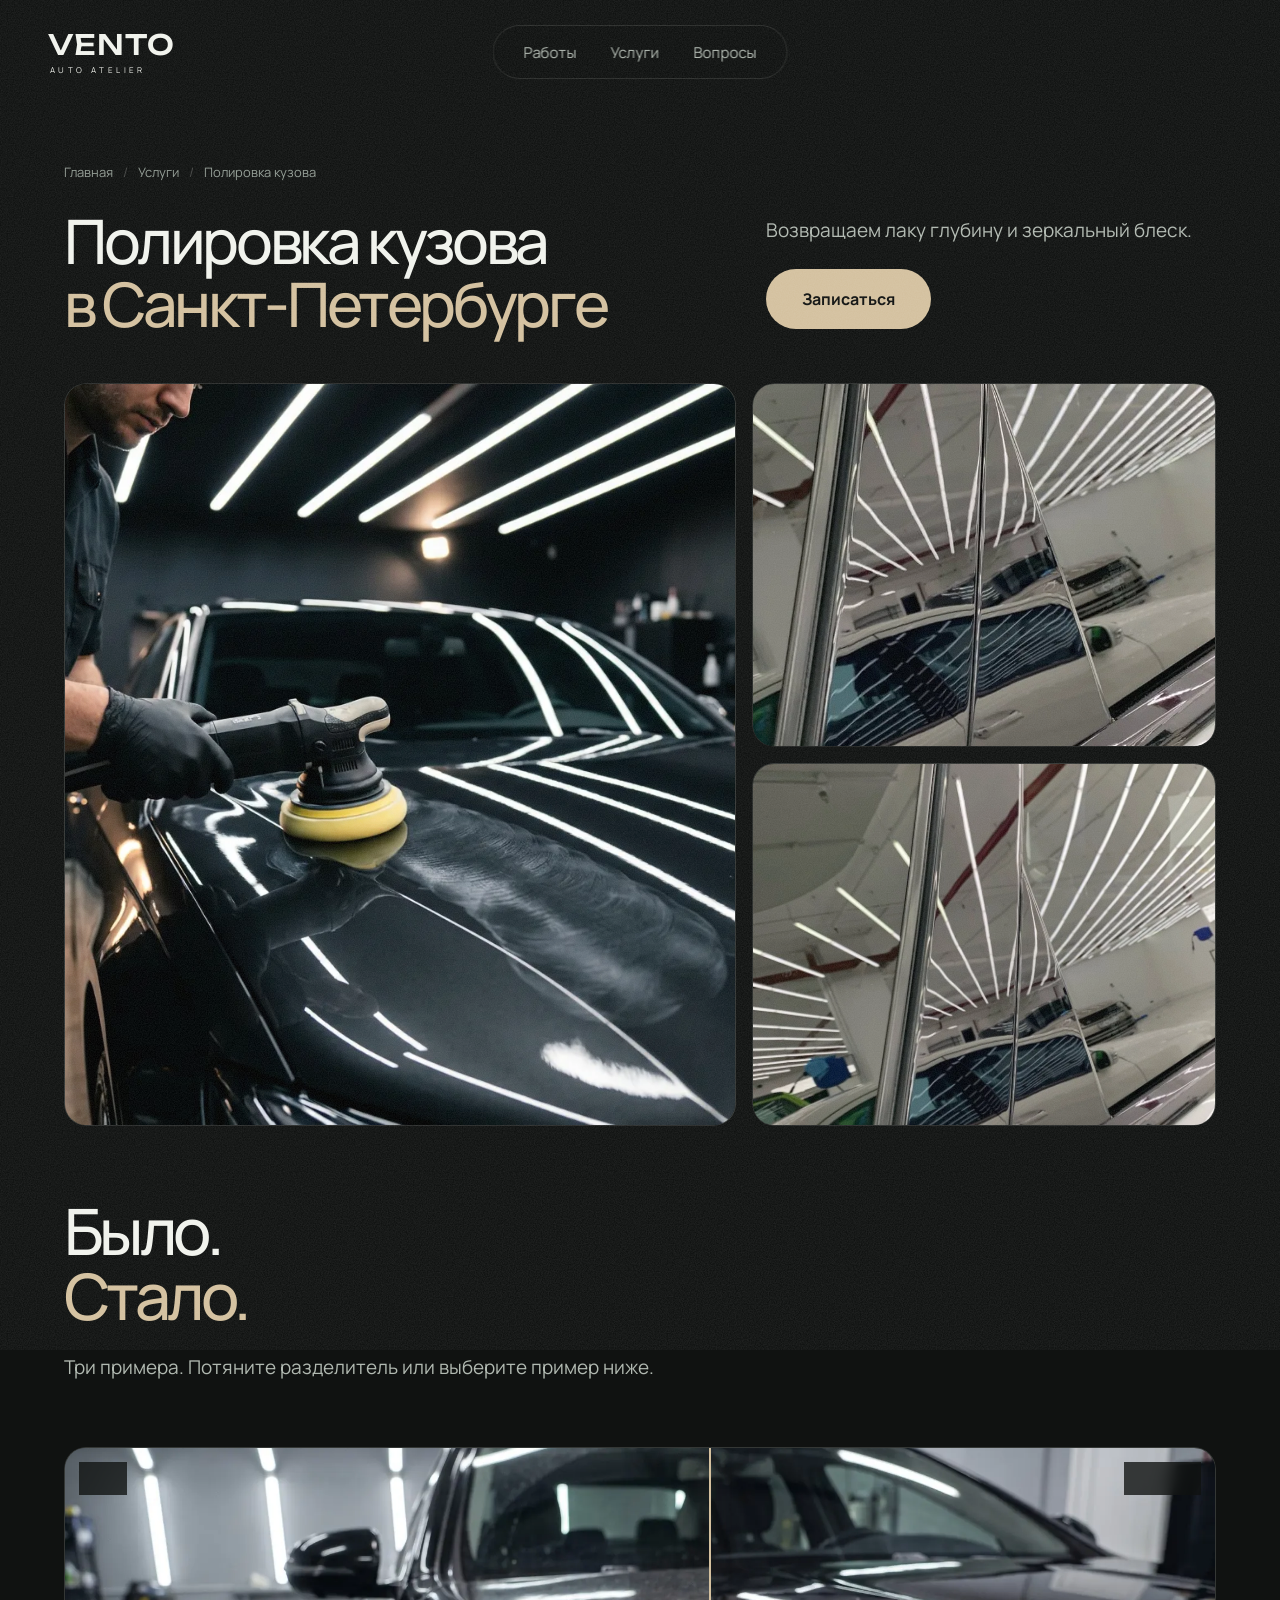
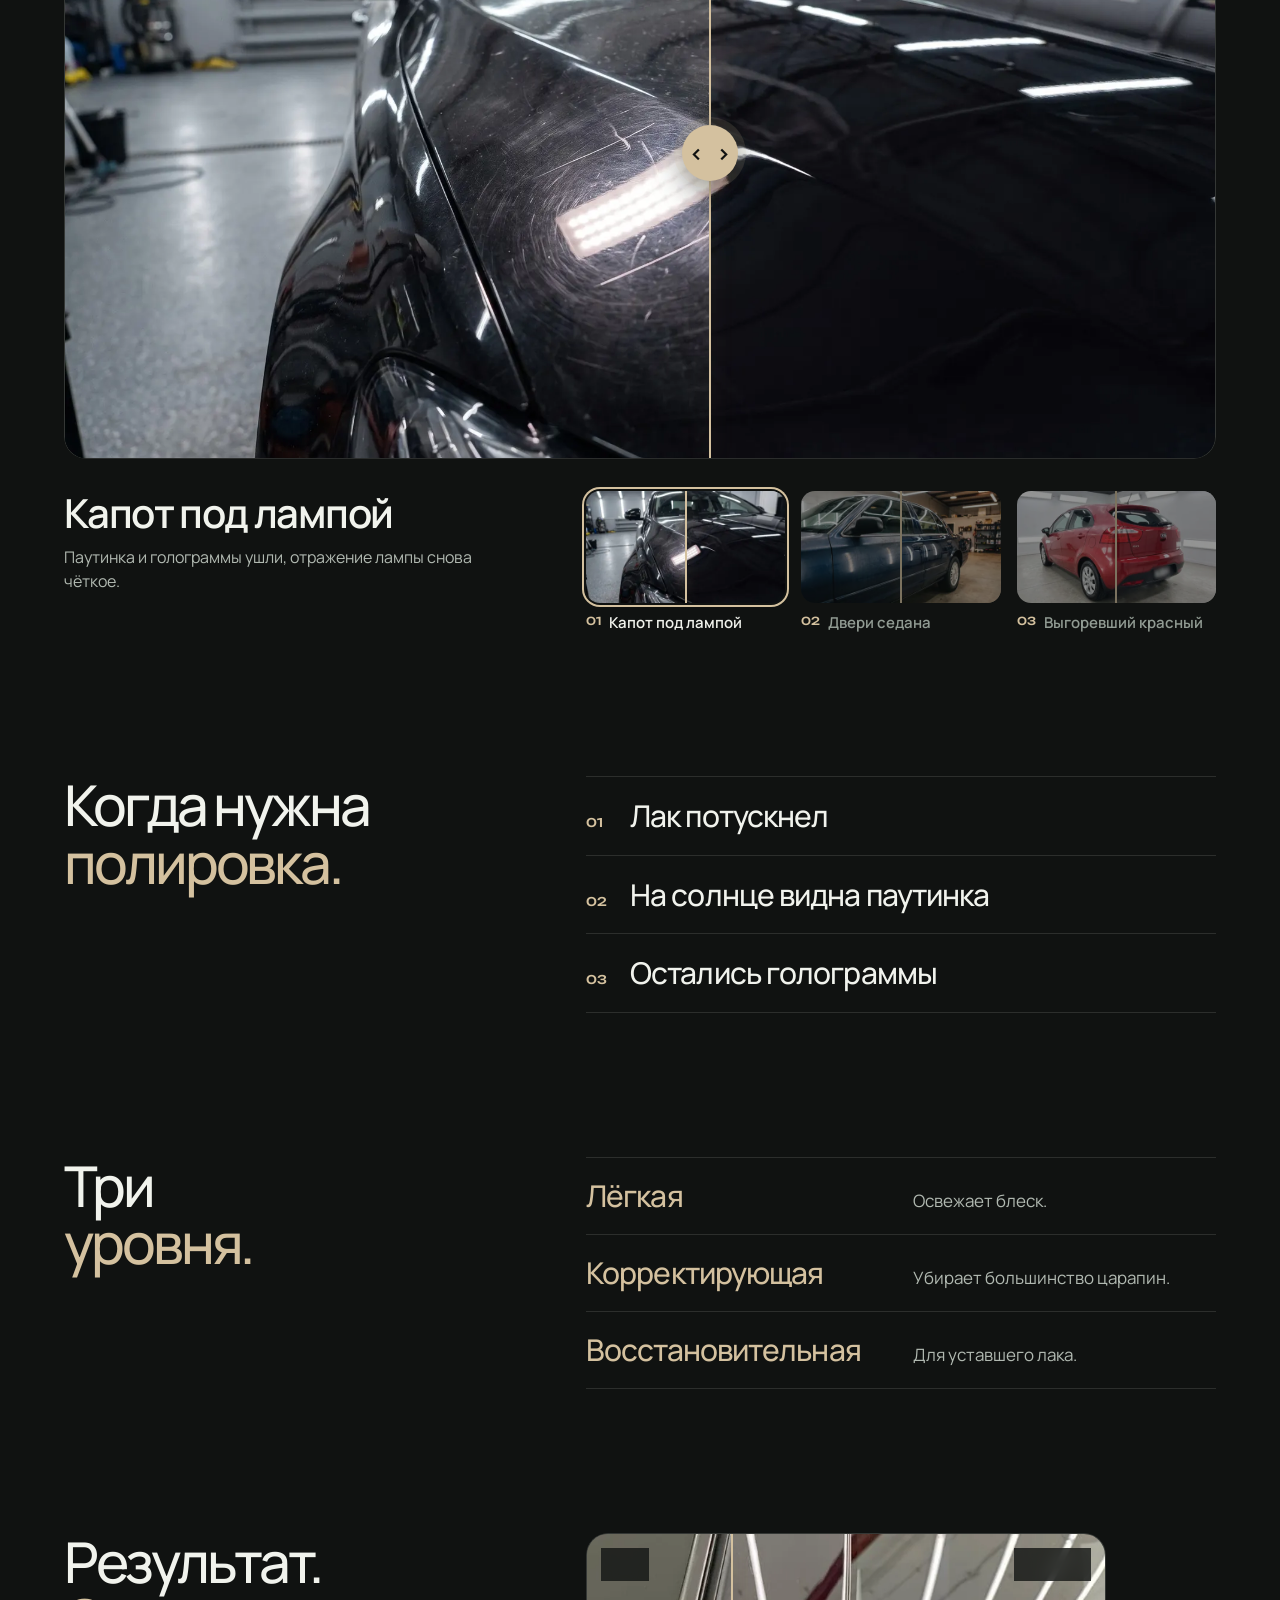
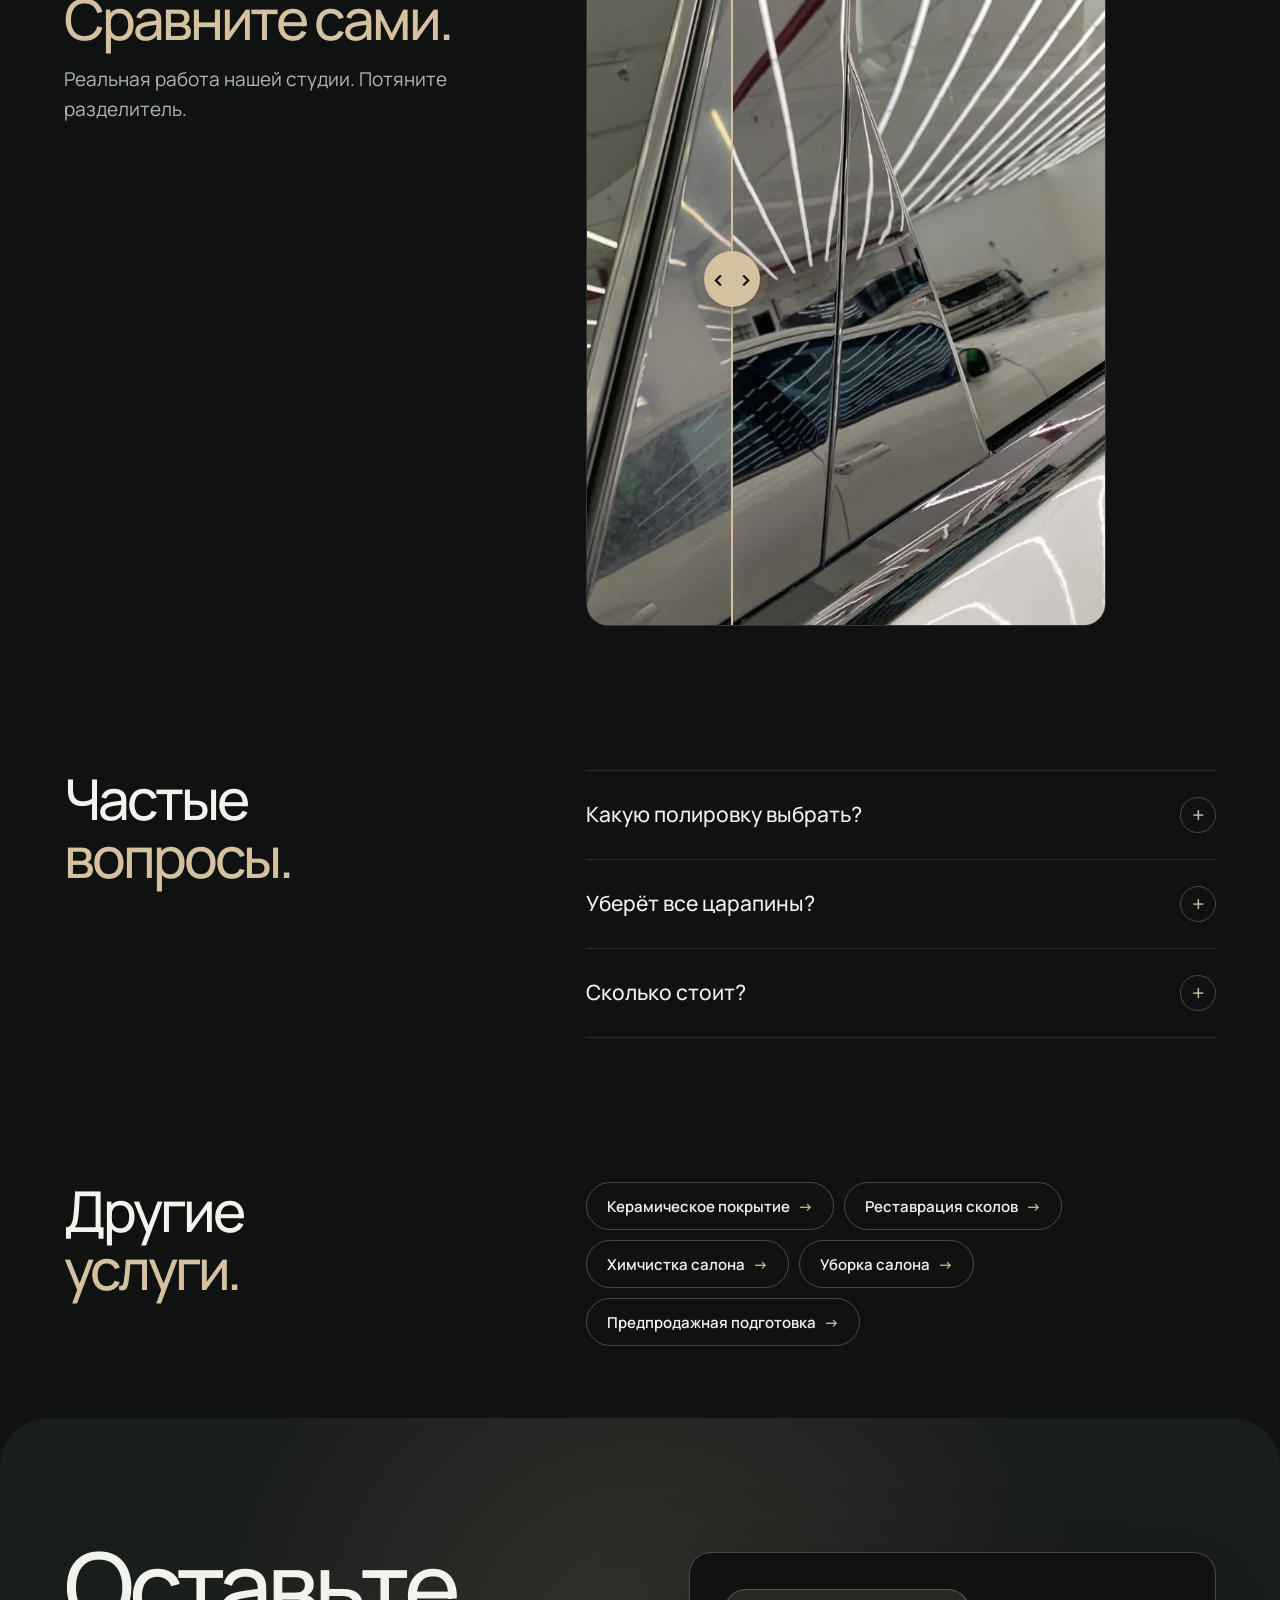
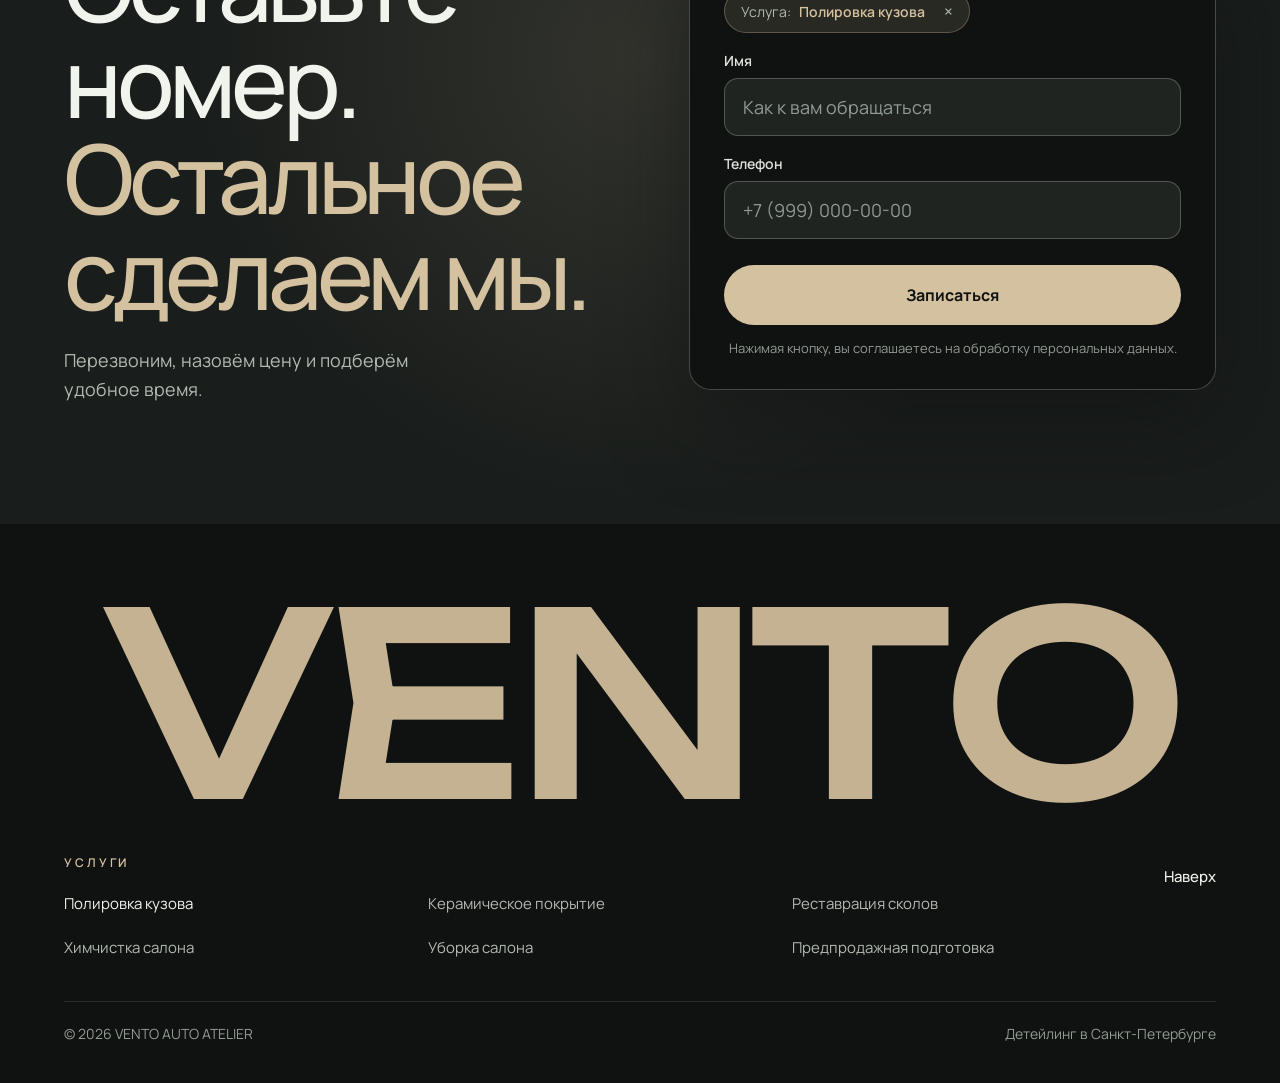
<file: polirovka-kuzova/index.html>
<!doctype html>
<html lang="ru">
<head>
  <meta charset="UTF-8">
  <meta name="viewport" content="width=device-width,initial-scale=1,viewport-fit=cover">
  <meta name="theme-color" content="#101211">
  <title>Полировка кузова автомобиля в СПб — VENTO AUTO ATELIER</title>
  <meta name="description" content="Полировка кузова в Санкт-Петербурге: лёгкая, корректирующая и восстановительная. Убираем паутинку, голограммы и царапины. Фото до и после, запись онлайн.">
  <link rel="canonical" href="https://samceberez.github.io/polirovka-kuzova/">
  <meta name="robots" content="index, follow, max-image-preview:large, max-snippet:-1, max-video-preview:-1">
  <meta name="geo.region" content="RU-SPE">
  <meta name="geo.placename" content="Санкт-Петербург">
  <meta property="og:type" content="website">
  <meta property="og:locale" content="ru_RU">
  <meta property="og:site_name" content="VENTO AUTO ATELIER">
  <meta property="og:url" content="https://samceberez.github.io/polirovka-kuzova/">
  <meta property="og:title" content="Полировка кузова в Санкт-Петербурге — VENTO AUTO ATELIER">
  <meta property="og:description" content="Возвращаем лаку глубину и зеркальный блеск.">
  <meta property="og:image" content="https://samceberez.github.io/assets/og/polirovka-kuzova.jpg">
  <meta property="og:image:type" content="image/jpeg">
  <meta property="og:image:width" content="1200">
  <meta property="og:image:height" content="630">
  <meta property="og:image:alt" content="Полировка кузова в Санкт-Петербурге — VENTO AUTO ATELIER">
  <meta name="twitter:card" content="summary_large_image">
  <meta name="twitter:title" content="Полировка кузова в Санкт-Петербурге — VENTO AUTO ATELIER">
  <meta name="twitter:description" content="Возвращаем лаку глубину и зеркальный блеск.">
  <meta name="twitter:image" content="https://samceberez.github.io/assets/og/polirovka-kuzova.jpg">
  <link rel="icon" href="../favicon.ico" sizes="48x48">
  <link rel="icon" href="../assets/favicon.svg" type="image/svg+xml">
  <link rel="apple-touch-icon" href="../assets/apple-touch-icon.png">
  <link rel="manifest" href="../site.webmanifest">
  <link rel="preload" as="image" href="../assets/work/polishing.webp" fetchpriority="high">
  <link rel="preload" as="font" type="font/woff2" href="../assets/font-1.woff2" crossorigin>
  <link rel="preload" as="font" type="font/woff2" href="../assets/font-2.woff2" crossorigin>
  <link rel="stylesheet" href="../assets/fonts.css?v=2">
  <link rel="stylesheet" href="../style.css?v=22.7">
  <script type="application/ld+json">{"@context":"https://schema.org","@graph":[{"@type":"WebPage","@id":"https://samceberez.github.io/polirovka-kuzova/#webpage","url":"https://samceberez.github.io/polirovka-kuzova/","name":"Полировка кузова автомобиля в СПб — VENTO AUTO ATELIER","description":"Полировка кузова в Санкт-Петербурге: лёгкая, корректирующая и восстановительная. Убираем паутинку, голограммы и царапины. Фото до и после, запись онлайн.","inLanguage":"ru-RU","isPartOf":{"@id":"https://samceberez.github.io/#website"},"about":{"@id":"https://samceberez.github.io/polirovka-kuzova/#service"},"breadcrumb":{"@id":"https://samceberez.github.io/polirovka-kuzova/#breadcrumbs"},"primaryImageOfPage":{"@type":"ImageObject","url":"https://samceberez.github.io/assets/work/polishing.webp","width":1200,"height":896}},{"@type":"BreadcrumbList","@id":"https://samceberez.github.io/polirovka-kuzova/#breadcrumbs","itemListElement":[{"@type":"ListItem","position":1,"name":"Главная","item":"https://samceberez.github.io/"},{"@type":"ListItem","position":2,"name":"Полировка кузова","item":"https://samceberez.github.io/polirovka-kuzova/"}]},{"@type":"Service","@id":"https://samceberez.github.io/polirovka-kuzova/#service","name":"Полировка кузова","serviceType":"Полировка кузова автомобиля","description":"Возвращаем лаку глубину и зеркальный блеск.","image":"https://samceberez.github.io/assets/work/polishing.webp","url":"https://samceberez.github.io/polirovka-kuzova/","areaServed":{"@type":"City","name":"Санкт-Петербург"},"provider":{"@type":["AutoBodyShop","AutoWash"],"@id":"https://samceberez.github.io/#business","name":"VENTO AUTO ATELIER","url":"https://samceberez.github.io/","address":{"@type":"PostalAddress","addressLocality":"Санкт-Петербург","addressRegion":"Санкт-Петербург","addressCountry":"RU"}},"offers":{"@type":"Offer","priceCurrency":"RUB","availability":"https://schema.org/InStock","url":"https://samceberez.github.io/polirovka-kuzova/"},"hasOfferCatalog":{"@type":"OfferCatalog","name":"Полировка кузова","itemListElement":[{"@type":"Offer","itemOffered":{"@type":"Service","name":"Полировка кузова: Лёгкая","description":"Освежает блеск."}},{"@type":"Offer","itemOffered":{"@type":"Service","name":"Полировка кузова: Корректирующая","description":"Убирает большинство царапин."}},{"@type":"Offer","itemOffered":{"@type":"Service","name":"Полировка кузова: Восстановительная","description":"Для уставшего лака."}}]}},{"@type":"FAQPage","@id":"https://samceberez.github.io/polirovka-kuzova/#faq","inLanguage":"ru-RU","mainEntity":[{"@type":"Question","name":"Какую полировку выбрать?","acceptedAnswer":{"@type":"Answer","text":"Подскажем после осмотра при студийном свете."}},{"@type":"Question","name":"Уберёт все царапины?","acceptedAnswer":{"@type":"Answer","text":"Мелкие — да. Глубокие до грунта и сколы — нет, сколы восстанавливаем отдельно."}},{"@type":"Question","name":"Сколько стоит?","acceptedAnswer":{"@type":"Answer","text":"Зависит от машины и её состояния. Перезвоним и назовём точную цену."}}]}]}</script>
  <script src="../app.js?v=22.7" defer></script>
</head>
<body id="top" class="page-service">
  <div class="grain" aria-hidden="true"></div>
  <a class="skip-link" href="#main">К содержанию</a>

  <header class="header">
    <a class="logo" href="../" aria-label="VENTO AUTO ATELIER, главная"><strong>VENTO</strong><small>AUTO ATELIER</small></a>
    <nav class="desktop-nav" aria-label="Навигация"><a href="../#works">Работы</a><a href="../#services">Услуги</a><a href="../#questions">Вопросы</a></nav>
    <button class="menu-toggle" type="button" aria-label="Открыть меню" aria-expanded="false" aria-controls="mobile-menu"><span></span><span></span></button>
    <nav id="mobile-menu" hidden aria-label="Мобильная навигация">
      <a href="../#works">Работы</a>
      <a href="../#services">Услуги</a>
      <a href="../#questions">Вопросы</a>
    </nav>
  </header>

  <main id="main">
    <section class="svc-hero container" aria-labelledby="page-title">
      <nav class="crumbs" aria-label="Хлебные крошки"><ol><li><a href="../">Главная</a></li><li><a href="../#services">Услуги</a></li><li aria-current="page">Полировка кузова</li></ol></nav>
      <div class="svc-hero-grid">
        <h1 id="page-title" data-kinetic>Полировка кузова<br><span class="accent">в Санкт-Петербурге</span></h1>
        <div class="svc-hero-side">
          <p class="lead reveal" style="--delay:150ms">Возвращаем лаку глубину и зеркальный блеск.</p>
          
          <a class="button page-cta reveal" style="--delay:250ms" href="#booking">Записаться</a>
        </div>
      </div>
      <div class="svc-gallery"><figure class="svc-shot is-lead reveal-media" style="--delay:0ms"><img src="../assets/work/polishing.webp" alt="Мастер полирует капот тёмного автомобиля" width="1200" height="896" fetchpriority="high" decoding="async"></figure><figure class="svc-shot reveal-media" style="--delay:140ms"><img src="../assets/work/polish-after.webp" alt="Глянцевая стойка после полировки" width="720" height="960" loading="lazy" decoding="async"></figure><figure class="svc-shot reveal-media" style="--delay:280ms"><img src="../assets/work/studio.webp" alt="Отражение студийного света в отполированной стойке" width="960" height="1280" loading="lazy" decoding="async"></figure></div>
    </section>

    <section class="ba-section svc-section section container" id="before-after" aria-labelledby="ba-title">
      <header class="ba-head">
        <h2 id="ba-title" data-kinetic>Было.<br><span class="accent">Стало.</span></h2>
        <p class="lead reveal" style="--delay:250ms">Три примера. Потяните разделитель или выберите пример ниже.</p>
      </header>
      <div class="ba" data-ba>
        <div class="ba-stage compare reveal-media" id="ba-stage" style="--pos:50%">
          <img class="compare-img ba-after" src="../assets/ba/polirovka-kuzova/1-after-960.webp" srcset="../assets/ba/polirovka-kuzova/1-after-960.webp 960w, ../assets/ba/polirovka-kuzova/1-after.webp 1920w" sizes="(min-width: 1440px) 1320px, 100vw" alt="Тот же капот после полировки: глубокий чёрный лак и чёткое отражение лампы" width="1920" height="1080" loading="lazy" decoding="async">
          <div class="compare-before"><img class="compare-img ba-before" src="../assets/ba/polirovka-kuzova/1-before-960.webp" srcset="../assets/ba/polirovka-kuzova/1-before-960.webp 960w, ../assets/ba/polirovka-kuzova/1-before.webp 1920w" sizes="(min-width: 1440px) 1320px, 100vw" alt="Капот чёрного седана до полировки: паутинка, царапины и голограммы вокруг отражения лампы" width="1920" height="1080" loading="lazy" decoding="async"></div>
          <span class="compare-tag is-before" aria-hidden="true">До</span><span class="compare-tag is-after" aria-hidden="true">После</span>
          <div class="compare-line" aria-hidden="true"><span class="compare-knob"><span>‹</span><span>›</span></span></div>
          <input class="compare-range" type="range" min="0" max="100" value="50" aria-label="Сравнить до и после" aria-valuetext="50% до, 50% после">
        </div>
        <div class="ba-foot">
          <div class="ba-caption" aria-live="polite"><h3>Капот под лампой</h3><p>Паутинка и голограммы ушли, отражение лампы снова чёткое.</p></div>
          <div class="ba-nav" hidden>
            <div class="ba-cases" role="tablist" aria-label="Примеры: Полировка кузова" data-group="0"><button type="button" role="tab" class="ba-case" aria-controls="ba-stage" aria-selected="true" data-slug="polirovka-kuzova" data-n="1" data-title="Капот под лампой" data-text="Паутинка и голограммы ушли, отражение лампы снова чёткое." data-alt-before="Капот чёрного седана до полировки: паутинка, царапины и голограммы вокруг отражения лампы" data-alt-after="Тот же капот после полировки: глубокий чёрный лак и чёткое отражение лампы"><span class="ba-thumb" aria-hidden="true"><img src="../assets/ba/polirovka-kuzova/1-before-480.webp" srcset="../assets/ba/polirovka-kuzova/1-before-480.webp 480w, ../assets/ba/polirovka-kuzova/1-before-960.webp 960w" sizes="(min-width: 1024px) 240px, 31vw" alt="" width="480" height="270" loading="lazy" decoding="async"><img class="is-after" src="../assets/ba/polirovka-kuzova/1-after-480.webp" srcset="../assets/ba/polirovka-kuzova/1-after-480.webp 480w, ../assets/ba/polirovka-kuzova/1-after-960.webp 960w" sizes="(min-width: 1024px) 240px, 31vw" alt="" width="480" height="270" loading="lazy" decoding="async"></span><span class="ba-case-name"><span aria-hidden="true">01</span>Капот под лампой</span></button><button type="button" role="tab" class="ba-case" aria-controls="ba-stage" aria-selected="false" tabindex="-1" data-slug="polirovka-kuzova" data-n="2" data-title="Двери седана" data-text="Окисленный тусклый лак снова глубокий синий." data-alt-before="Двери тёмно-синего седана до полировки: окисленный тусклый лак и мелкие царапины" data-alt-after="Те же двери после полировки: насыщенный синий цвет и ровные отражения ламп"><span class="ba-thumb" aria-hidden="true"><img src="../assets/ba/polirovka-kuzova/2-before-480.webp" srcset="../assets/ba/polirovka-kuzova/2-before-480.webp 480w, ../assets/ba/polirovka-kuzova/2-before-960.webp 960w" sizes="(min-width: 1024px) 240px, 31vw" alt="" width="480" height="270" loading="lazy" decoding="async"><img class="is-after" src="../assets/ba/polirovka-kuzova/2-after-480.webp" srcset="../assets/ba/polirovka-kuzova/2-after-480.webp 480w, ../assets/ba/polirovka-kuzova/2-after-960.webp 960w" sizes="(min-width: 1024px) 240px, 31vw" alt="" width="480" height="270" loading="lazy" decoding="async"></span><span class="ba-case-name"><span aria-hidden="true">02</span>Двери седана</span></button><button type="button" role="tab" class="ba-case" aria-controls="ba-stage" aria-selected="false" tabindex="-1" data-slug="polirovka-kuzova" data-n="3" data-title="Выгоревший красный" data-text="Меловой налёт и следы от капель сняты, цвет вернулся." data-alt-before="Красный хэтчбек сзади до полировки: тусклый выгоревший лак и следы от капель" data-alt-after="Тот же хэтчбек после полировки: глубокий красный цвет и чёткие отражения ламп"><span class="ba-thumb" aria-hidden="true"><img src="../assets/ba/polirovka-kuzova/3-before-480.webp" srcset="../assets/ba/polirovka-kuzova/3-before-480.webp 480w, ../assets/ba/polirovka-kuzova/3-before-960.webp 960w" sizes="(min-width: 1024px) 240px, 31vw" alt="" width="480" height="270" loading="lazy" decoding="async"><img class="is-after" src="../assets/ba/polirovka-kuzova/3-after-480.webp" srcset="../assets/ba/polirovka-kuzova/3-after-480.webp 480w, ../assets/ba/polirovka-kuzova/3-after-960.webp 960w" sizes="(min-width: 1024px) 240px, 31vw" alt="" width="480" height="270" loading="lazy" decoding="async"></span><span class="ba-case-name"><span aria-hidden="true">03</span>Выгоревший красный</span></button></div>
          </div>
        </div>
      </div>
    </section>

    <section class="svc-section svc-split section container" aria-labelledby="signs-title">
      <h2 id="signs-title" data-kinetic>Когда нужна<br><span class="accent">полировка.</span></h2>
      <ol class="svc-signs"><li class="reveal" style="--delay:0ms"><span aria-hidden="true">01</span>Лак потускнел</li><li class="reveal" style="--delay:70ms"><span aria-hidden="true">02</span>На солнце видна паутинка</li><li class="reveal" style="--delay:140ms"><span aria-hidden="true">03</span>Остались голограммы</li></ol>
    </section>

    <section class="svc-section svc-split section container" aria-labelledby="variants-title">
      <h2 id="variants-title" data-kinetic>Три<br><span class="accent">уровня.</span></h2>
      <ul class="svc-variants"><li class="reveal" style="--delay:0ms"><h3>Лёгкая</h3><p>Освежает блеск.</p></li><li class="reveal" style="--delay:70ms"><h3>Корректирующая</h3><p>Убирает большинство царапин.</p></li><li class="reveal" style="--delay:140ms"><h3>Восстановительная</h3><p>Для уставшего лака.</p></li></ul>
    </section>
    <section class="svc-section svc-split section container" aria-labelledby="result-title">
      <div class="svc-split-head">
        <h2 id="result-title" data-kinetic>Результат.<br><span class="accent">Сравните сами.</span></h2>
        <p class="lead reveal" style="--delay:200ms">Реальная работа нашей студии. Потяните разделитель.</p>
      </div>
      <div class="svc-compare">
        <div class="compare reveal-media" style="--pos:50%">
          <img class="compare-img" src="../assets/work/polish-after.webp" alt="После полировки: глубокий зеркальный блеск стойки" width="720" height="960" loading="lazy" decoding="async">
          <div class="compare-before"><img class="compare-img" src="../assets/work/polish-before.webp" alt="До полировки: царапины и паутинка на глянцевой стойке" width="720" height="960" loading="lazy" decoding="async"></div>
          <span class="compare-tag is-before" aria-hidden="true">До</span><span class="compare-tag is-after" aria-hidden="true">После</span>
          <div class="compare-line" aria-hidden="true"><span class="compare-knob"><span>‹</span><span>›</span></span></div>
          <input class="compare-range" type="range" min="0" max="100" value="50" aria-label="Глянцевая стойка до и после полировки: сравнить" aria-valuetext="50% до, 50% после">
        </div>
      </div>
    </section>
    <section class="essentials section container" id="questions" aria-labelledby="questions-title">
      <h2 id="questions-title" data-kinetic>Частые<br><span class="accent">вопросы.</span></h2>
      <div class="faq-list">
        <details class="reveal" style="--delay:0ms" name="vento-faq"><summary>Какую полировку выбрать?<span aria-hidden="true">+</span></summary><p>Подскажем после осмотра при студийном свете.</p></details>
        <details class="reveal" style="--delay:70ms" name="vento-faq"><summary>Уберёт все царапины?<span aria-hidden="true">+</span></summary><p>Мелкие — да. Глубокие до грунта и сколы — нет, сколы восстанавливаем отдельно.</p></details>
        <details class="reveal" style="--delay:140ms" name="vento-faq"><summary>Сколько стоит?<span aria-hidden="true">+</span></summary><p>Зависит от машины и её состояния. Перезвоним и назовём точную цену.</p></details>
      </div>
    </section>

    <section class="svc-section svc-split section container" aria-labelledby="more-title">
      <h2 id="more-title" data-kinetic>Другие<br><span class="accent">услуги.</span></h2>
      <ul class="svc-more"><li><a href="../keramika/">Керамическое покрытие<span aria-hidden="true">→</span></a></li><li><a href="../restavraciya-skolov/">Реставрация сколов<span aria-hidden="true">→</span></a></li><li><a href="../himchistka-salona/">Химчистка салона<span aria-hidden="true">→</span></a></li><li><a href="../uborka-salona/">Уборка салона<span aria-hidden="true">→</span></a></li><li><a href="../predprodazhnaya-podgotovka/">Предпродажная подготовка<span aria-hidden="true">→</span></a></li></ul>
    </section>

    <section class="booking" id="booking" aria-labelledby="booking-title">
      <div class="booking-glow" aria-hidden="true"></div>
      <div class="container booking-grid">
        <div class="booking-copy">
          <h2 id="booking-title" data-kinetic>Оставьте номер.<br><span class="accent">Остальное сделаем мы.</span></h2>
          <p class="reveal">Перезвоним, назовём цену и подберём удобное время.</p>
        </div>
        <div class="booking-card reveal">
          <form class="booking-form" id="booking-form" data-endpoint="" data-service="Полировка кузова" novalidate>
            <input type="hidden" name="service" id="service" value="">
            <p class="booking-chosen" hidden><span>Услуга:</span> <strong id="service-label"></strong> <button type="button" class="booking-chosen-clear" aria-label="Убрать выбранную услугу">×</button></p>
            <div class="field">
              <label for="name">Имя</label>
              <input id="name" name="name" placeholder="Как к вам обращаться" autocomplete="given-name" maxlength="60" required aria-describedby="name-error">
              <p class="field-error" id="name-error" aria-live="polite"></p>
            </div>
            <div class="field">
              <label for="phone">Телефон</label>
              <input id="phone" name="phone" type="tel" inputmode="tel" placeholder="+7 (999) 000-00-00" autocomplete="tel" maxlength="18" required aria-describedby="phone-error">
              <p class="field-error" id="phone-error" aria-live="polite"></p>
            </div>
            <button class="button form-submit" type="submit">Записаться</button>
            <p class="form-status" id="form-status" role="status" aria-live="polite"></p>
            <p class="consent">Нажимая кнопку, вы соглашаетесь на обработку персональных данных.</p>
          </form>
          <div class="booking-done" id="booking-done" hidden tabindex="-1">
            <span class="done-mark" aria-hidden="true">✓</span>
            <h3 id="done-title">Спасибо!</h3>
            <p id="done-text">Скоро перезвоним.</p>
            <button type="button" class="text-link done-again">Отправить ещё одну заявку</button>
          </div>
        </div>
      </div>
    </section>
  </main>

  <footer class="footer container">
    <p class="footer-mark" data-kinetic="chars" aria-hidden="true">VENTO</p>
    <div class="footer-main">
    <nav class="footer-nav" aria-label="Услуги">
      <p class="footer-label">Услуги</p>
      <ul><li><a href="../polirovka-kuzova/" aria-current="page">Полировка кузова</a></li><li><a href="../keramika/">Керамическое покрытие</a></li><li><a href="../restavraciya-skolov/">Реставрация сколов</a></li><li><a href="../himchistka-salona/">Химчистка салона</a></li><li><a href="../uborka-salona/">Уборка салона</a></li><li><a href="../predprodazhnaya-podgotovka/">Предпродажная подготовка</a></li></ul>
    </nav>
      <!-- contacts --><!-- /contacts -->
      <a class="back-top text-link" href="#top">Наверх</a>
    </div>
    <div class="footer-bottom"><span>© <span id="year">2026</span> VENTO AUTO ATELIER</span><span>Детейлинг в Санкт-Петербурге</span></div>
  </footer>
</body>
</html>
</file>
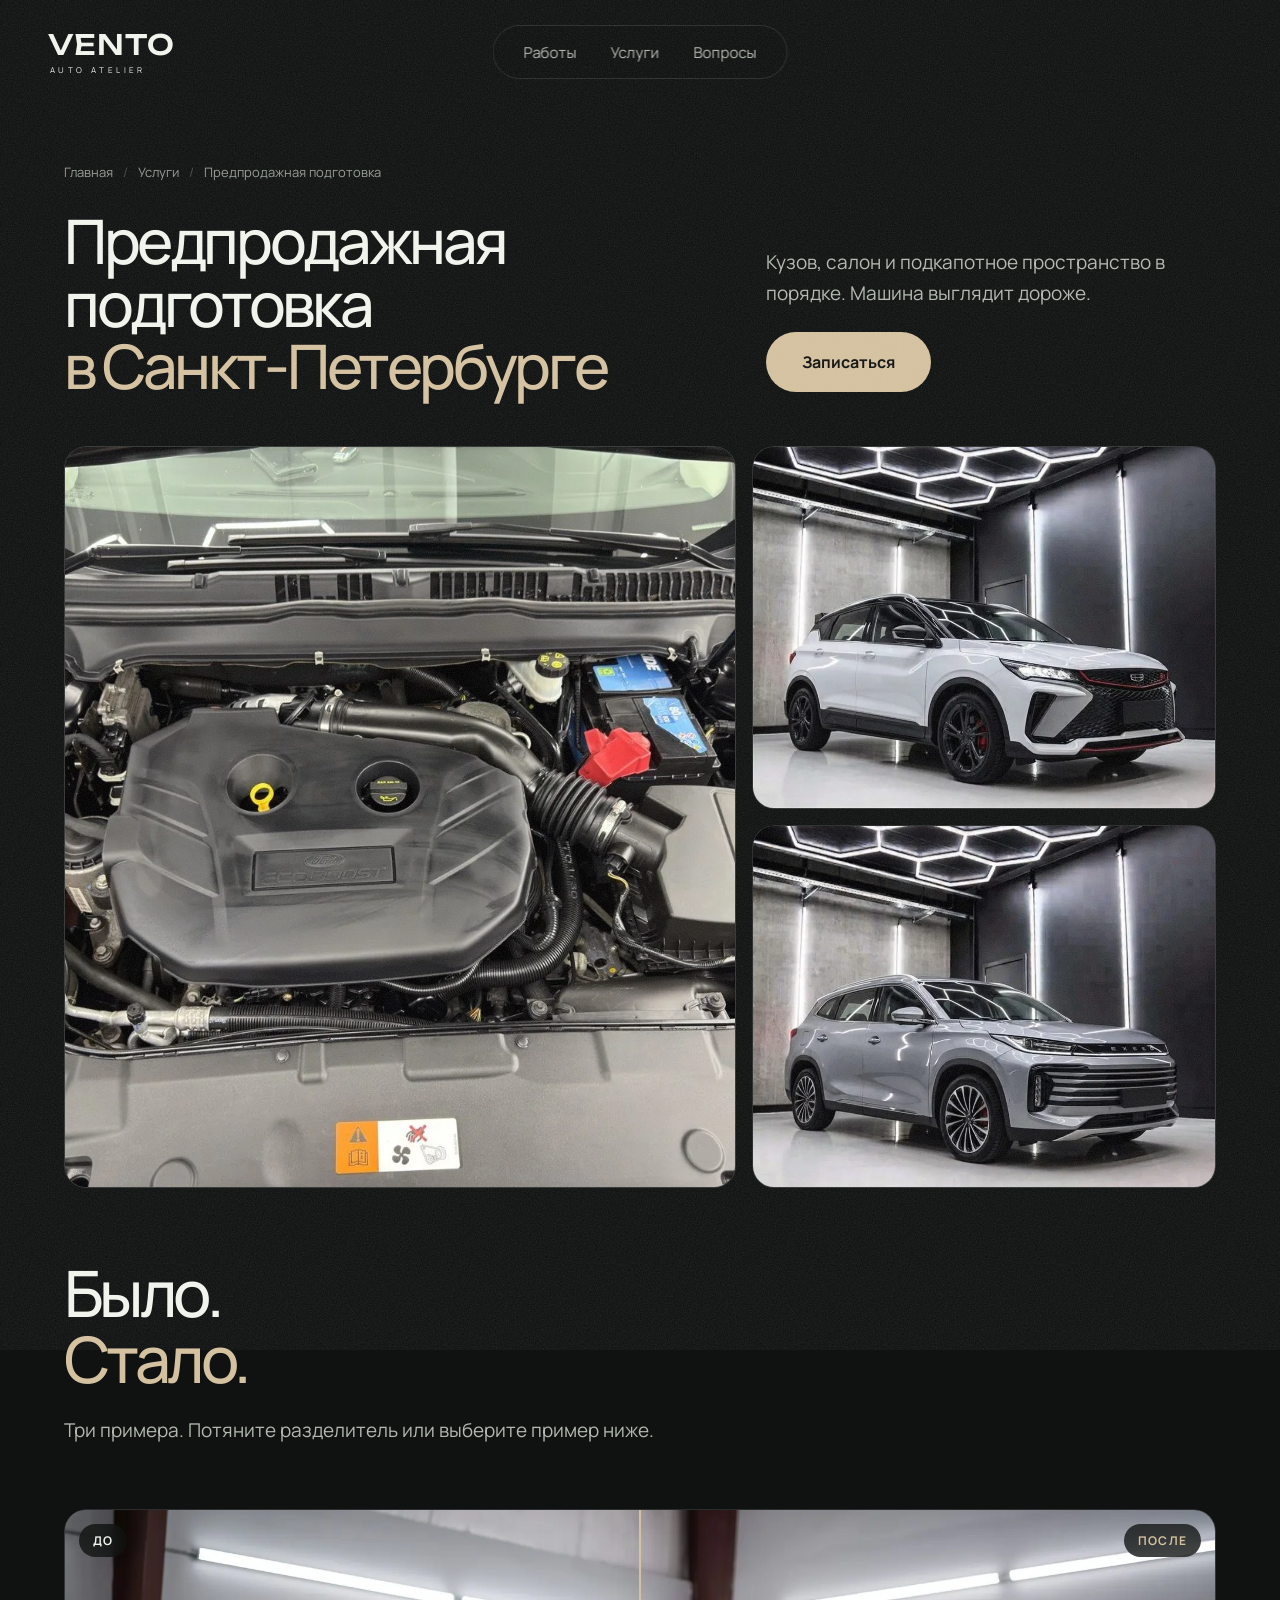
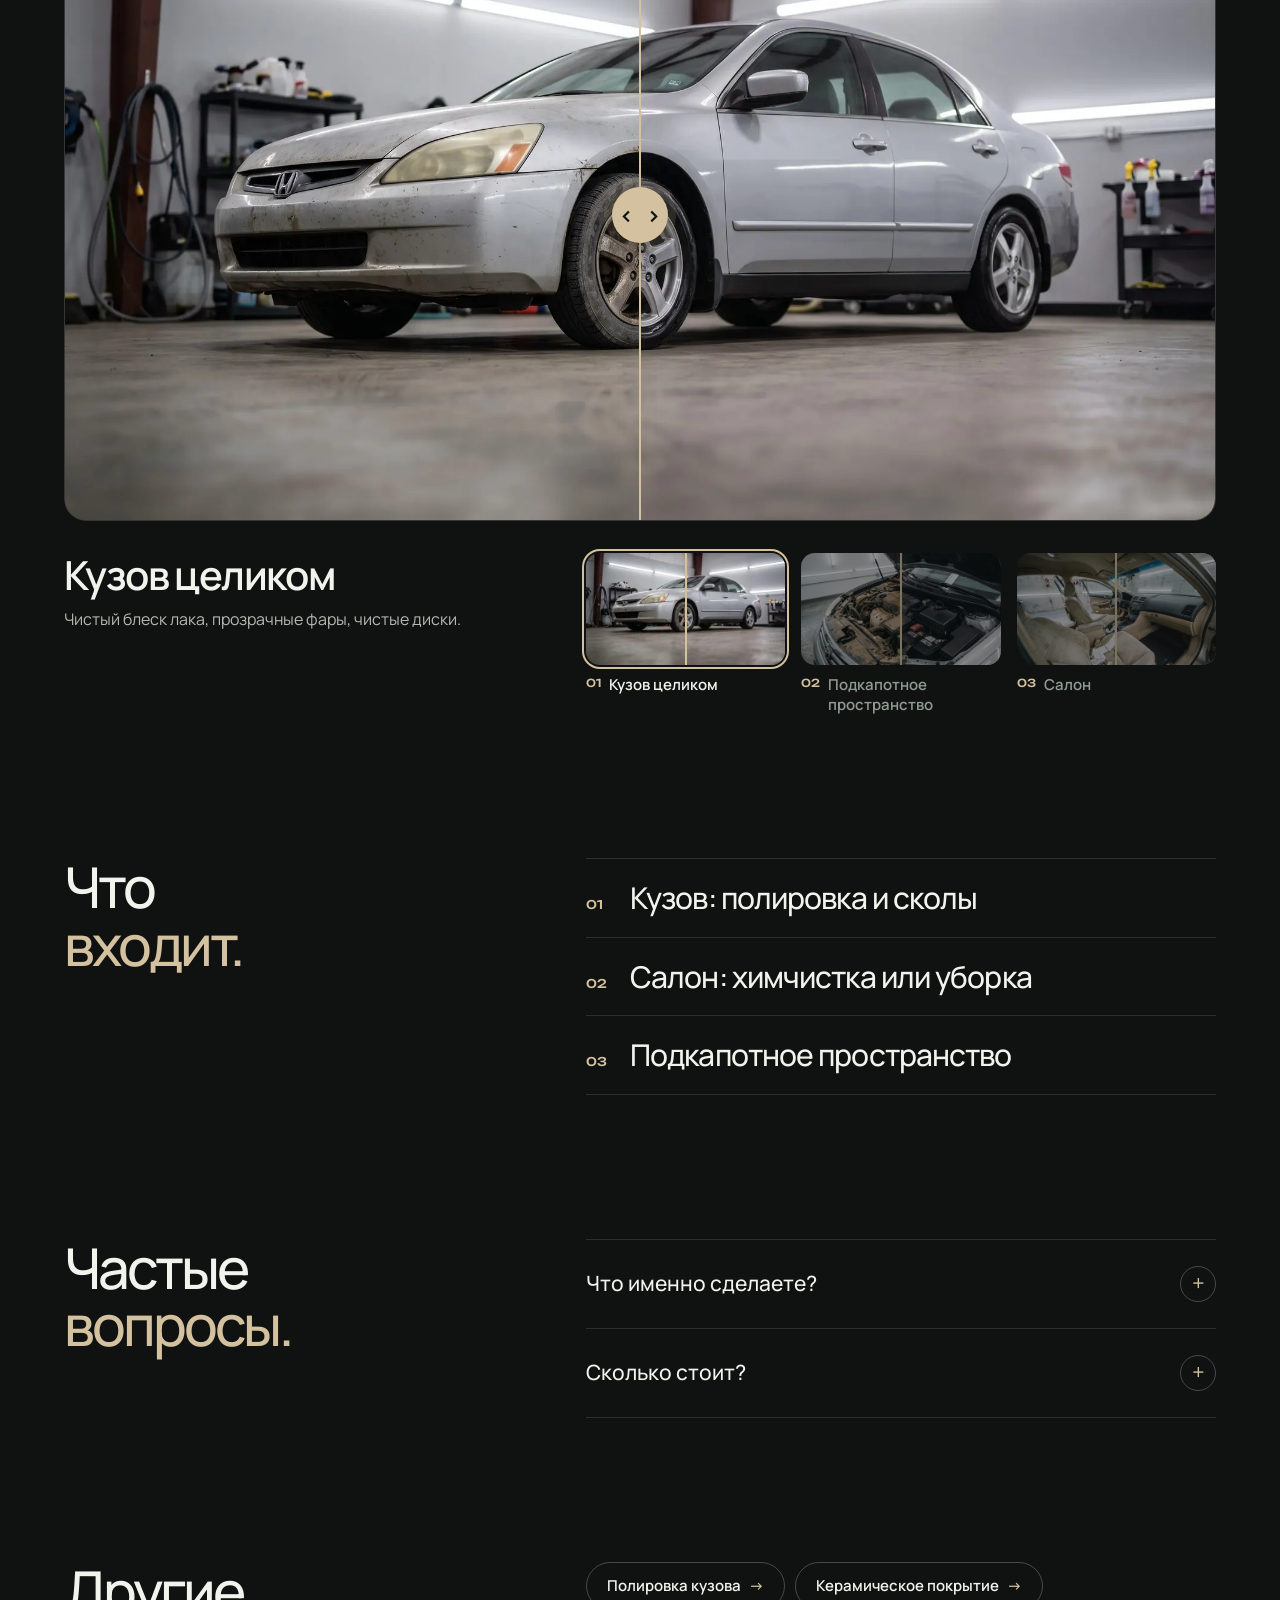
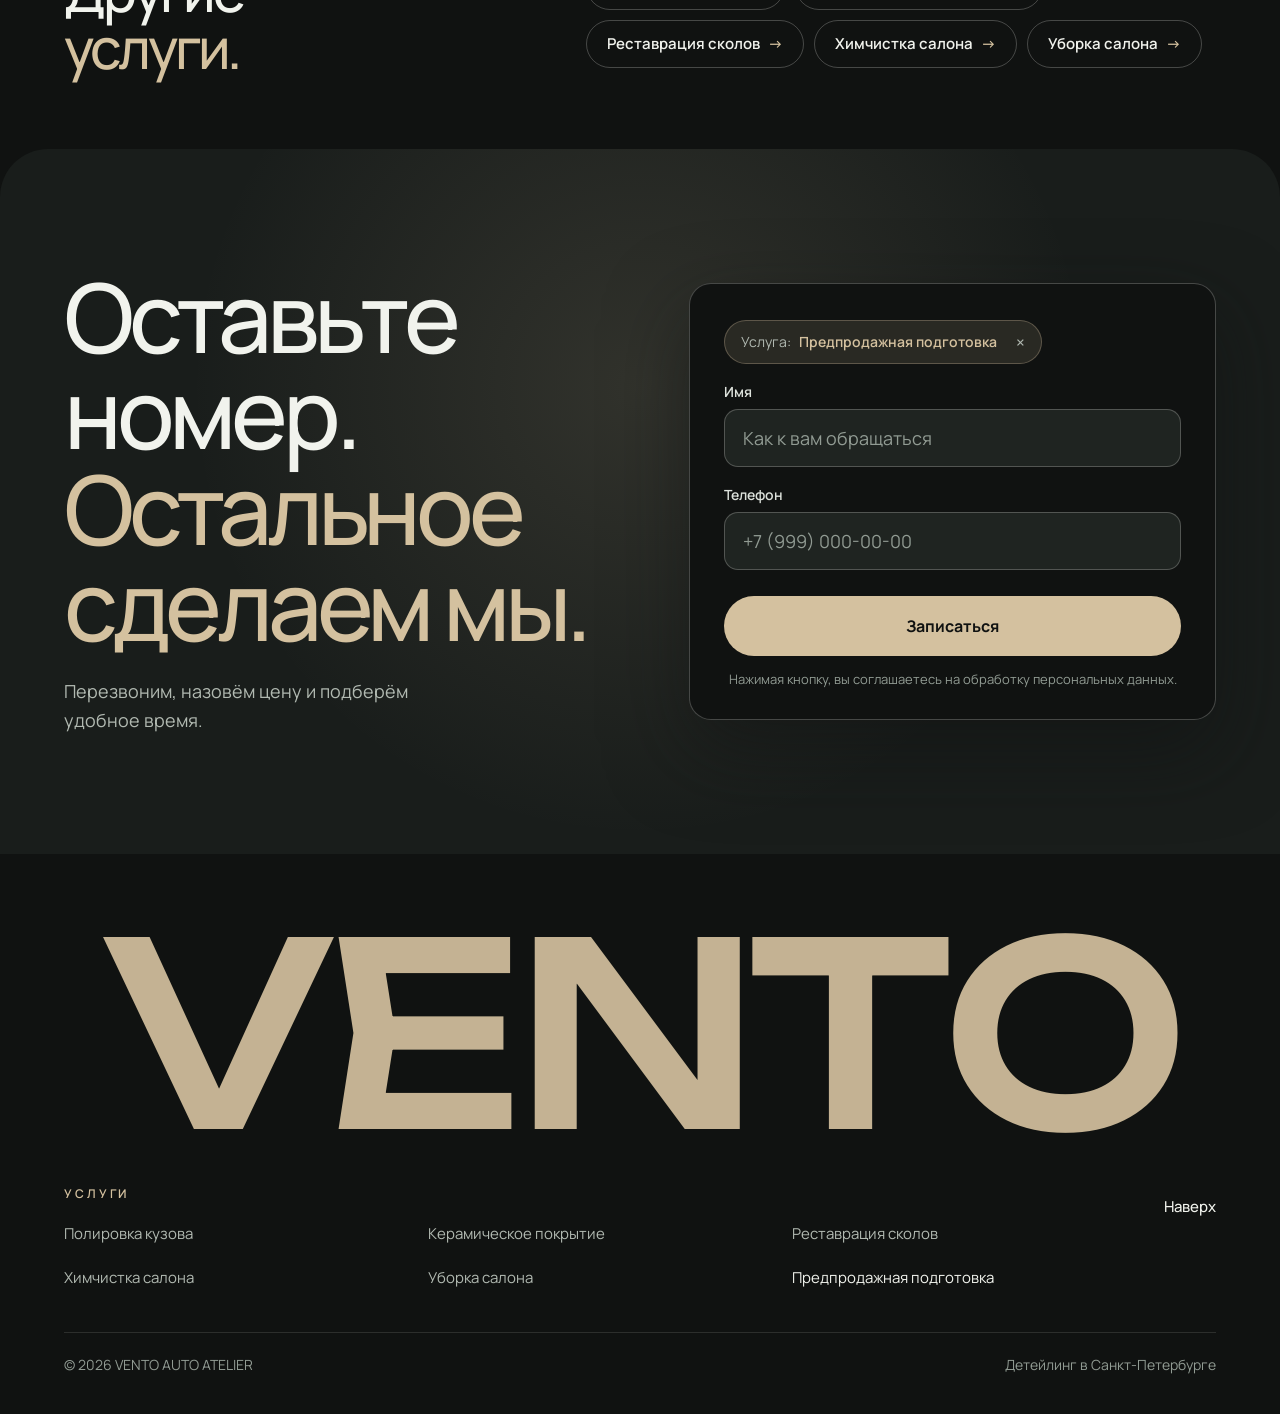
<file: predprodazhnaya-podgotovka/index.html>
<!doctype html>
<html lang="ru">
<head>
  <meta charset="UTF-8">
  <meta name="viewport" content="width=device-width,initial-scale=1,viewport-fit=cover">
  <meta name="theme-color" content="#101211">
  <title>Предпродажная подготовка автомобиля в СПб — VENTO</title>
  <meta name="description" content="Предпродажная подготовка автомобиля в Санкт-Петербурге: кузов, салон и подкапотное пространство в порядке. Машина выглядит дороже на осмотре.">
  <link rel="canonical" href="https://samceberez.github.io/predprodazhnaya-podgotovka/">
  <meta name="robots" content="index, follow, max-image-preview:large, max-snippet:-1, max-video-preview:-1">
  <meta name="geo.region" content="RU-SPE">
  <meta name="geo.placename" content="Санкт-Петербург">
  <meta property="og:type" content="website">
  <meta property="og:locale" content="ru_RU">
  <meta property="og:site_name" content="VENTO AUTO ATELIER">
  <meta property="og:url" content="https://samceberez.github.io/predprodazhnaya-podgotovka/">
  <meta property="og:title" content="Предпродажная подготовка в Санкт-Петербурге — VENTO AUTO ATELIER">
  <meta property="og:description" content="Кузов, салон и подкапотное пространство в порядке. Машина выглядит дороже.">
  <meta property="og:image" content="https://samceberez.github.io/assets/og/predprodazhnaya-podgotovka.jpg">
  <meta property="og:image:type" content="image/jpeg">
  <meta property="og:image:width" content="1200">
  <meta property="og:image:height" content="630">
  <meta property="og:image:alt" content="Предпродажная подготовка в Санкт-Петербурге — VENTO AUTO ATELIER">
  <meta name="twitter:card" content="summary_large_image">
  <meta name="twitter:title" content="Предпродажная подготовка в Санкт-Петербурге — VENTO AUTO ATELIER">
  <meta name="twitter:description" content="Кузов, салон и подкапотное пространство в порядке. Машина выглядит дороже.">
  <meta name="twitter:image" content="https://samceberez.github.io/assets/og/predprodazhnaya-podgotovka.jpg">
  <link rel="icon" href="../favicon.ico" sizes="48x48">
  <link rel="icon" href="../assets/favicon.svg" type="image/svg+xml">
  <link rel="apple-touch-icon" href="../assets/apple-touch-icon.png">
  <link rel="manifest" href="../site.webmanifest">
  <link rel="preload" as="image" href="../assets/work/engine.webp" fetchpriority="high">
  <link rel="preload" as="font" type="font/woff2" href="../assets/font-1.woff2" crossorigin>
  <link rel="preload" as="font" type="font/woff2" href="../assets/font-2.woff2" crossorigin>
  <link rel="stylesheet" href="../assets/fonts.css?v=2">
  <link rel="stylesheet" href="../style.css?v=22.7">
  <script type="application/ld+json">{"@context":"https://schema.org","@graph":[{"@type":"WebPage","@id":"https://samceberez.github.io/predprodazhnaya-podgotovka/#webpage","url":"https://samceberez.github.io/predprodazhnaya-podgotovka/","name":"Предпродажная подготовка автомобиля в СПб — VENTO","description":"Предпродажная подготовка автомобиля в Санкт-Петербурге: кузов, салон и подкапотное пространство в порядке. Машина выглядит дороже на осмотре.","inLanguage":"ru-RU","isPartOf":{"@id":"https://samceberez.github.io/#website"},"about":{"@id":"https://samceberez.github.io/predprodazhnaya-podgotovka/#service"},"breadcrumb":{"@id":"https://samceberez.github.io/predprodazhnaya-podgotovka/#breadcrumbs"},"primaryImageOfPage":{"@type":"ImageObject","url":"https://samceberez.github.io/assets/work/engine.webp","width":1280,"height":960}},{"@type":"BreadcrumbList","@id":"https://samceberez.github.io/predprodazhnaya-podgotovka/#breadcrumbs","itemListElement":[{"@type":"ListItem","position":1,"name":"Главная","item":"https://samceberez.github.io/"},{"@type":"ListItem","position":2,"name":"Предпродажная подготовка","item":"https://samceberez.github.io/predprodazhnaya-podgotovka/"}]},{"@type":"Service","@id":"https://samceberez.github.io/predprodazhnaya-podgotovka/#service","name":"Предпродажная подготовка","serviceType":"Предпродажная подготовка автомобиля","description":"Кузов, салон и подкапотное пространство в порядке. Машина выглядит дороже.","image":"https://samceberez.github.io/assets/work/engine.webp","url":"https://samceberez.github.io/predprodazhnaya-podgotovka/","areaServed":{"@type":"City","name":"Санкт-Петербург"},"provider":{"@type":["AutoBodyShop","AutoWash"],"@id":"https://samceberez.github.io/#business","name":"VENTO AUTO ATELIER","url":"https://samceberez.github.io/","address":{"@type":"PostalAddress","addressLocality":"Санкт-Петербург","addressRegion":"Санкт-Петербург","addressCountry":"RU"}},"offers":{"@type":"Offer","priceCurrency":"RUB","availability":"https://schema.org/InStock","url":"https://samceberez.github.io/predprodazhnaya-podgotovka/"}},{"@type":"FAQPage","@id":"https://samceberez.github.io/predprodazhnaya-podgotovka/#faq","inLanguage":"ru-RU","mainEntity":[{"@type":"Question","name":"Что именно сделаете?","acceptedAnswer":{"@type":"Answer","text":"Состав работ предложим после осмотра машины."}},{"@type":"Question","name":"Сколько стоит?","acceptedAnswer":{"@type":"Answer","text":"Зависит от машины и её состояния. Перезвоним и назовём точную цену."}}]}]}</script>
  <script src="../app.js?v=22.7" defer></script>
</head>
<body id="top" class="page-service">
  <div class="grain" aria-hidden="true"></div>
  <a class="skip-link" href="#main">К содержанию</a>

  <header class="header">
    <a class="logo" href="../" aria-label="VENTO AUTO ATELIER, главная"><strong>VENTO</strong><small>AUTO ATELIER</small></a>
    <nav class="desktop-nav" aria-label="Навигация"><a href="../#works">Работы</a><a href="../#services">Услуги</a><a href="../#questions">Вопросы</a></nav>
    <button class="menu-toggle" type="button" aria-label="Открыть меню" aria-expanded="false" aria-controls="mobile-menu"><span></span><span></span></button>
    <nav id="mobile-menu" hidden aria-label="Мобильная навигация">
      <a href="../#works">Работы</a>
      <a href="../#services">Услуги</a>
      <a href="../#questions">Вопросы</a>
    </nav>
  </header>

  <main id="main">
    <section class="svc-hero container" aria-labelledby="page-title">
      <nav class="crumbs" aria-label="Хлебные крошки"><ol><li><a href="../">Главная</a></li><li><a href="../#services">Услуги</a></li><li aria-current="page">Предпродажная подготовка</li></ol></nav>
      <div class="svc-hero-grid">
        <h1 id="page-title" data-kinetic>Предпродажная подготовка<br><span class="accent">в Санкт-Петербурге</span></h1>
        <div class="svc-hero-side">
          <p class="lead reveal" style="--delay:150ms">Кузов, салон и подкапотное пространство в порядке. Машина выглядит дороже.</p>
          
          <a class="button page-cta reveal" style="--delay:250ms" href="#booking">Записаться</a>
        </div>
      </div>
      <div class="svc-gallery"><figure class="svc-shot is-lead reveal-media" style="--delay:0ms"><img src="../assets/work/engine.webp" alt="Чистое подкапотное пространство после подготовки" width="1280" height="960" fetchpriority="high" decoding="async"></figure><figure class="svc-shot is-car reveal-media" style="--delay:140ms"><img src="../assets/garage/coolray.webp" alt="Geely Coolray в студии VENTO" width="900" height="957" loading="lazy" decoding="async"></figure><figure class="svc-shot is-car reveal-media" style="--delay:280ms"><img src="../assets/garage/exeed.webp" alt="EXEED в студии VENTO" width="900" height="957" loading="lazy" decoding="async"></figure></div>
    </section>

    <section class="ba-section svc-section section container" id="before-after" aria-labelledby="ba-title">
      <header class="ba-head">
        <h2 id="ba-title" data-kinetic>Было.<br><span class="accent">Стало.</span></h2>
        <p class="lead reveal" style="--delay:250ms">Три примера. Потяните разделитель или выберите пример ниже.</p>
      </header>
      <div class="ba" data-ba>
        <div class="ba-stage compare reveal-media" id="ba-stage" style="--pos:50%">
          <img class="compare-img ba-after" src="../assets/ba/predprodazhnaya-podgotovka/1-after-960.webp" srcset="../assets/ba/predprodazhnaya-podgotovka/1-after-960.webp 960w, ../assets/ba/predprodazhnaya-podgotovka/1-after.webp 1920w" sizes="(min-width: 1440px) 1320px, 100vw" alt="Тот же седан после подготовки: чистый блестящий кузов, прозрачные фары и чистые диски" width="1920" height="1080" loading="lazy" decoding="async">
          <div class="compare-before"><img class="compare-img ba-before" src="../assets/ba/predprodazhnaya-podgotovka/1-before-960.webp" srcset="../assets/ba/predprodazhnaya-podgotovka/1-before-960.webp 960w, ../assets/ba/predprodazhnaya-podgotovka/1-before.webp 1920w" sizes="(min-width: 1440px) 1320px, 100vw" alt="Серебристый седан до подготовки: грязный тусклый кузов, мутные фары и грязные диски" width="1920" height="1080" loading="lazy" decoding="async"></div>
          <span class="compare-tag is-before" aria-hidden="true">До</span><span class="compare-tag is-after" aria-hidden="true">После</span>
          <div class="compare-line" aria-hidden="true"><span class="compare-knob"><span>‹</span><span>›</span></span></div>
          <input class="compare-range" type="range" min="0" max="100" value="50" aria-label="Сравнить до и после" aria-valuetext="50% до, 50% после">
        </div>
        <div class="ba-foot">
          <div class="ba-caption" aria-live="polite"><h3>Кузов целиком</h3><p>Чистый блеск лака, прозрачные фары, чистые диски.</p></div>
          <div class="ba-nav" hidden>
            <div class="ba-cases" role="tablist" aria-label="Примеры: Предпродажная подготовка" data-group="0"><button type="button" role="tab" class="ba-case" aria-controls="ba-stage" aria-selected="true" data-slug="predprodazhnaya-podgotovka" data-n="1" data-title="Кузов целиком" data-text="Чистый блеск лака, прозрачные фары, чистые диски." data-alt-before="Серебристый седан до подготовки: грязный тусклый кузов, мутные фары и грязные диски" data-alt-after="Тот же седан после подготовки: чистый блестящий кузов, прозрачные фары и чистые диски"><span class="ba-thumb" aria-hidden="true"><img src="../assets/ba/predprodazhnaya-podgotovka/1-before-480.webp" srcset="../assets/ba/predprodazhnaya-podgotovka/1-before-480.webp 480w, ../assets/ba/predprodazhnaya-podgotovka/1-before-960.webp 960w" sizes="(min-width: 1024px) 240px, 31vw" alt="" width="480" height="270" loading="lazy" decoding="async"><img class="is-after" src="../assets/ba/predprodazhnaya-podgotovka/1-after-480.webp" srcset="../assets/ba/predprodazhnaya-podgotovka/1-after-480.webp 480w, ../assets/ba/predprodazhnaya-podgotovka/1-after-960.webp 960w" sizes="(min-width: 1024px) 240px, 31vw" alt="" width="480" height="270" loading="lazy" decoding="async"></span><span class="ba-case-name"><span aria-hidden="true">01</span>Кузов целиком</span></button><button type="button" role="tab" class="ba-case" aria-controls="ba-stage" aria-selected="false" tabindex="-1" data-slug="predprodazhnaya-podgotovka" data-n="2" data-title="Подкапотное пространство" data-text="Пыль, масляный налёт и листья убраны." data-alt-before="Подкапотное пространство до подготовки: пыль, масляный налёт и листья" data-alt-after="То же подкапотное пространство после подготовки: чистые пластиковые кожухи"><span class="ba-thumb" aria-hidden="true"><img src="../assets/ba/predprodazhnaya-podgotovka/2-before-480.webp" srcset="../assets/ba/predprodazhnaya-podgotovka/2-before-480.webp 480w, ../assets/ba/predprodazhnaya-podgotovka/2-before-960.webp 960w" sizes="(min-width: 1024px) 240px, 31vw" alt="" width="480" height="270" loading="lazy" decoding="async"><img class="is-after" src="../assets/ba/predprodazhnaya-podgotovka/2-after-480.webp" srcset="../assets/ba/predprodazhnaya-podgotovka/2-after-480.webp 480w, ../assets/ba/predprodazhnaya-podgotovka/2-after-960.webp 960w" sizes="(min-width: 1024px) 240px, 31vw" alt="" width="480" height="270" loading="lazy" decoding="async"></span><span class="ba-case-name"><span aria-hidden="true">02</span>Подкапотное пространство</span></button><button type="button" role="tab" class="ba-case" aria-controls="ba-stage" aria-selected="false" tabindex="-1" data-slug="predprodazhnaya-podgotovka" data-n="3" data-title="Салон" data-text="Мусор убран, панель и коврики чистые." data-alt-before="Салон до подготовки: мусор на сиденье, пыль на панели и грязные коврики" data-alt-after="Тот же салон после подготовки: чистые сиденья, панель и коврики"><span class="ba-thumb" aria-hidden="true"><img src="../assets/ba/predprodazhnaya-podgotovka/3-before-480.webp" srcset="../assets/ba/predprodazhnaya-podgotovka/3-before-480.webp 480w, ../assets/ba/predprodazhnaya-podgotovka/3-before-960.webp 960w" sizes="(min-width: 1024px) 240px, 31vw" alt="" width="480" height="270" loading="lazy" decoding="async"><img class="is-after" src="../assets/ba/predprodazhnaya-podgotovka/3-after-480.webp" srcset="../assets/ba/predprodazhnaya-podgotovka/3-after-480.webp 480w, ../assets/ba/predprodazhnaya-podgotovka/3-after-960.webp 960w" sizes="(min-width: 1024px) 240px, 31vw" alt="" width="480" height="270" loading="lazy" decoding="async"></span><span class="ba-case-name"><span aria-hidden="true">03</span>Салон</span></button></div>
          </div>
        </div>
      </div>
    </section>

    <section class="svc-section svc-split section container" aria-labelledby="signs-title">
      <h2 id="signs-title" data-kinetic>Что<br><span class="accent">входит.</span></h2>
      <ol class="svc-signs"><li class="reveal" style="--delay:0ms"><span aria-hidden="true">01</span>Кузов: полировка и сколы</li><li class="reveal" style="--delay:70ms"><span aria-hidden="true">02</span>Салон: химчистка или уборка</li><li class="reveal" style="--delay:140ms"><span aria-hidden="true">03</span>Подкапотное пространство</li></ol>
    </section>

    <section class="essentials section container" id="questions" aria-labelledby="questions-title">
      <h2 id="questions-title" data-kinetic>Частые<br><span class="accent">вопросы.</span></h2>
      <div class="faq-list">
        <details class="reveal" style="--delay:0ms" name="vento-faq"><summary>Что именно сделаете?<span aria-hidden="true">+</span></summary><p>Состав работ предложим после осмотра машины.</p></details>
        <details class="reveal" style="--delay:70ms" name="vento-faq"><summary>Сколько стоит?<span aria-hidden="true">+</span></summary><p>Зависит от машины и её состояния. Перезвоним и назовём точную цену.</p></details>
      </div>
    </section>

    <section class="svc-section svc-split section container" aria-labelledby="more-title">
      <h2 id="more-title" data-kinetic>Другие<br><span class="accent">услуги.</span></h2>
      <ul class="svc-more"><li><a href="../polirovka-kuzova/">Полировка кузова<span aria-hidden="true">→</span></a></li><li><a href="../keramika/">Керамическое покрытие<span aria-hidden="true">→</span></a></li><li><a href="../restavraciya-skolov/">Реставрация сколов<span aria-hidden="true">→</span></a></li><li><a href="../himchistka-salona/">Химчистка салона<span aria-hidden="true">→</span></a></li><li><a href="../uborka-salona/">Уборка салона<span aria-hidden="true">→</span></a></li></ul>
    </section>

    <section class="booking" id="booking" aria-labelledby="booking-title">
      <div class="booking-glow" aria-hidden="true"></div>
      <div class="container booking-grid">
        <div class="booking-copy">
          <h2 id="booking-title" data-kinetic>Оставьте номер.<br><span class="accent">Остальное сделаем мы.</span></h2>
          <p class="reveal">Перезвоним, назовём цену и подберём удобное время.</p>
        </div>
        <div class="booking-card reveal">
          <form class="booking-form" id="booking-form" data-endpoint="" data-service="Предпродажная подготовка" novalidate>
            <input type="hidden" name="service" id="service" value="">
            <p class="booking-chosen" hidden><span>Услуга:</span> <strong id="service-label"></strong> <button type="button" class="booking-chosen-clear" aria-label="Убрать выбранную услугу">×</button></p>
            <div class="field">
              <label for="name">Имя</label>
              <input id="name" name="name" placeholder="Как к вам обращаться" autocomplete="given-name" maxlength="60" required aria-describedby="name-error">
              <p class="field-error" id="name-error" aria-live="polite"></p>
            </div>
            <div class="field">
              <label for="phone">Телефон</label>
              <input id="phone" name="phone" type="tel" inputmode="tel" placeholder="+7 (999) 000-00-00" autocomplete="tel" maxlength="18" required aria-describedby="phone-error">
              <p class="field-error" id="phone-error" aria-live="polite"></p>
            </div>
            <button class="button form-submit" type="submit">Записаться</button>
            <p class="form-status" id="form-status" role="status" aria-live="polite"></p>
            <p class="consent">Нажимая кнопку, вы соглашаетесь на обработку персональных данных.</p>
          </form>
          <div class="booking-done" id="booking-done" hidden tabindex="-1">
            <span class="done-mark" aria-hidden="true">✓</span>
            <h3 id="done-title">Спасибо!</h3>
            <p id="done-text">Скоро перезвоним.</p>
            <button type="button" class="text-link done-again">Отправить ещё одну заявку</button>
          </div>
        </div>
      </div>
    </section>
  </main>

  <footer class="footer container">
    <p class="footer-mark" data-kinetic="chars" aria-hidden="true">VENTO</p>
    <div class="footer-main">
    <nav class="footer-nav" aria-label="Услуги">
      <p class="footer-label">Услуги</p>
      <ul><li><a href="../polirovka-kuzova/">Полировка кузова</a></li><li><a href="../keramika/">Керамическое покрытие</a></li><li><a href="../restavraciya-skolov/">Реставрация сколов</a></li><li><a href="../himchistka-salona/">Химчистка салона</a></li><li><a href="../uborka-salona/">Уборка салона</a></li><li><a href="../predprodazhnaya-podgotovka/" aria-current="page">Предпродажная подготовка</a></li></ul>
    </nav>
      <!-- contacts --><!-- /contacts -->
      <a class="back-top text-link" href="#top">Наверх</a>
    </div>
    <div class="footer-bottom"><span>© <span id="year">2026</span> VENTO AUTO ATELIER</span><span>Детейлинг в Санкт-Петербурге</span></div>
  </footer>
</body>
</html>
</file>
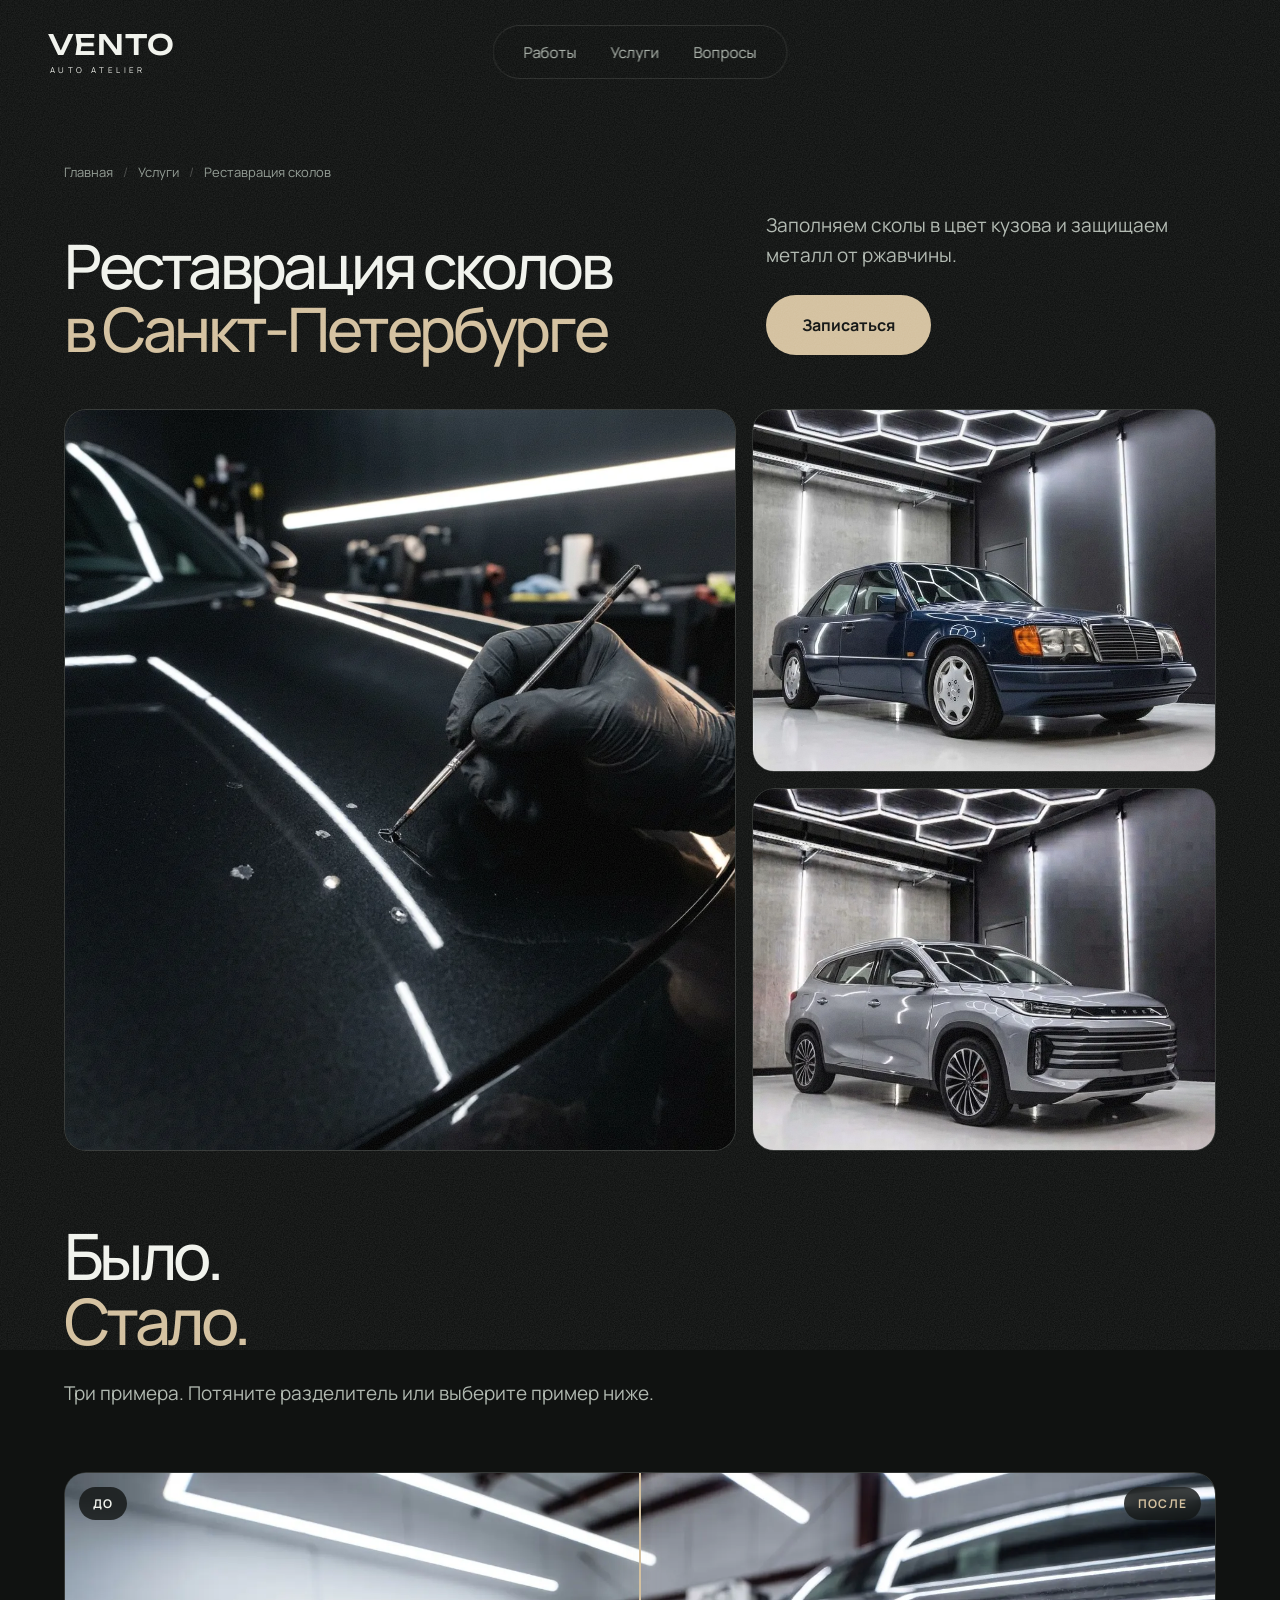
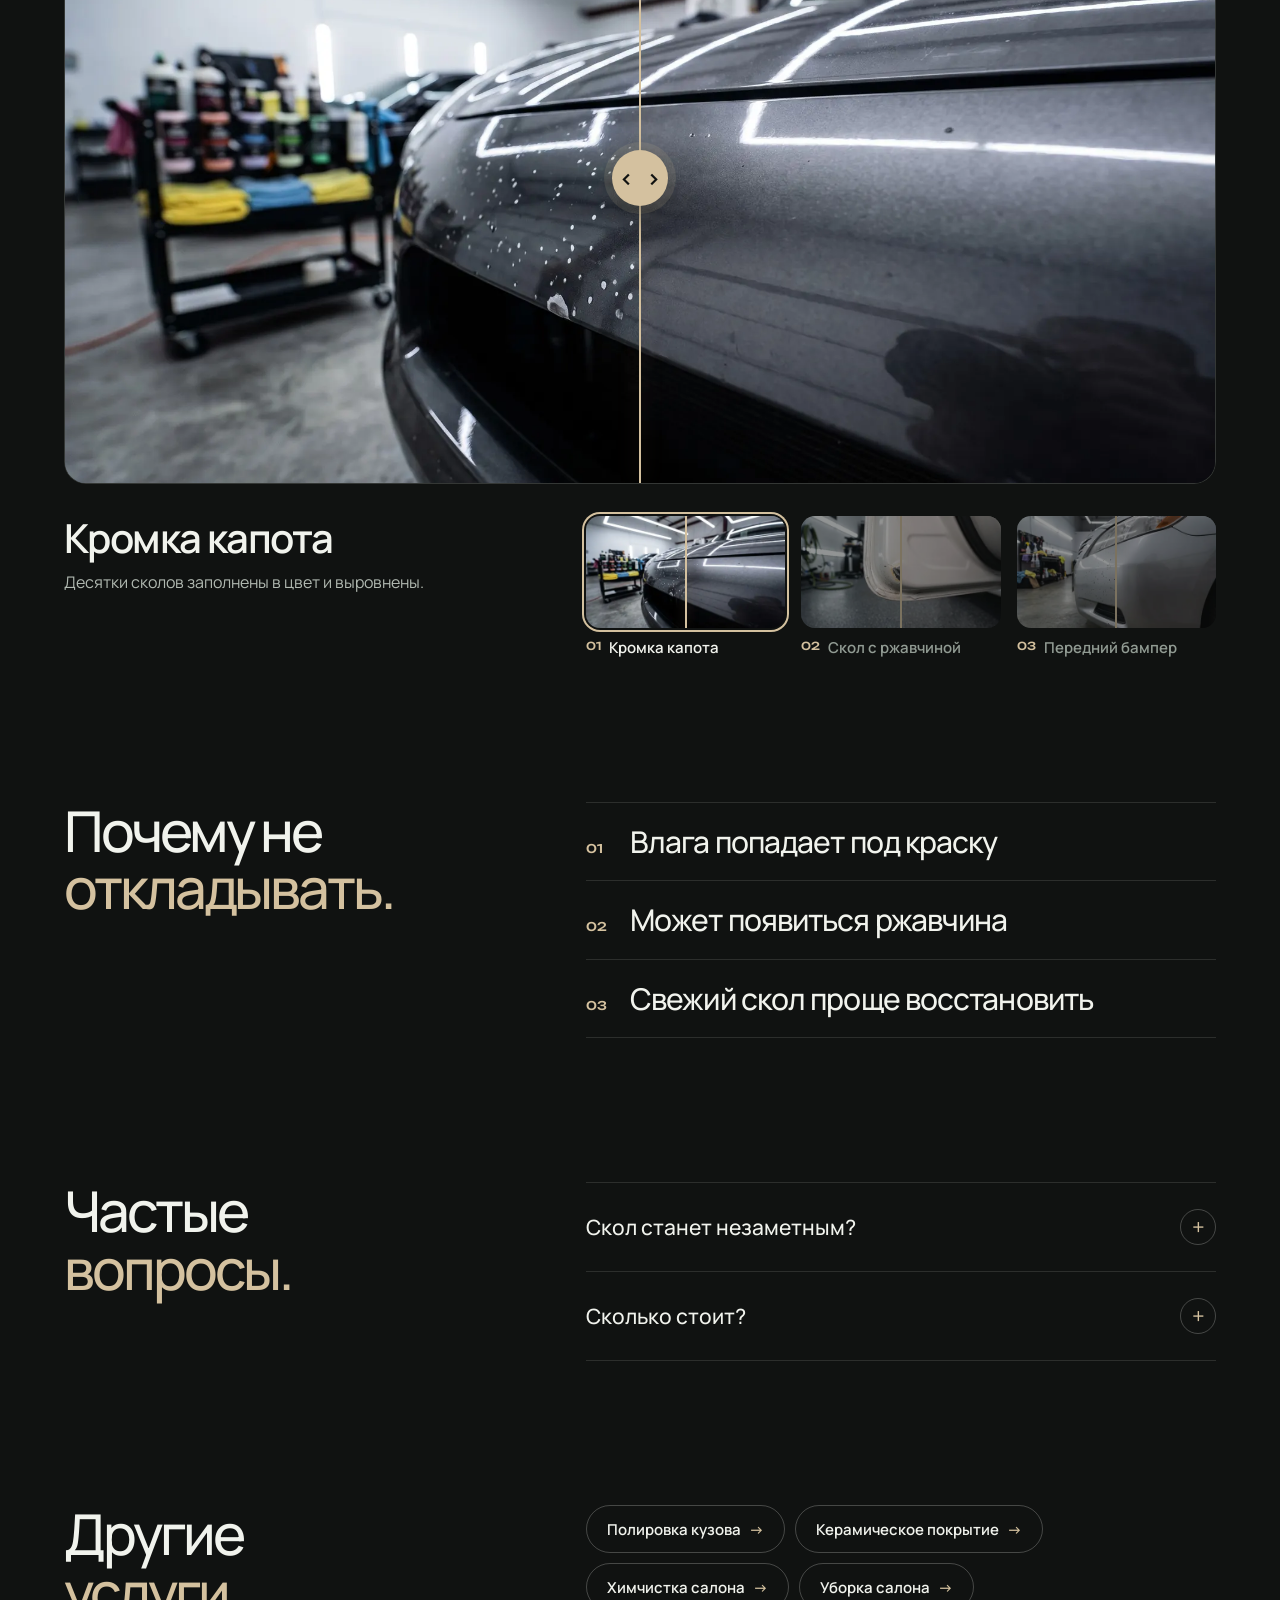
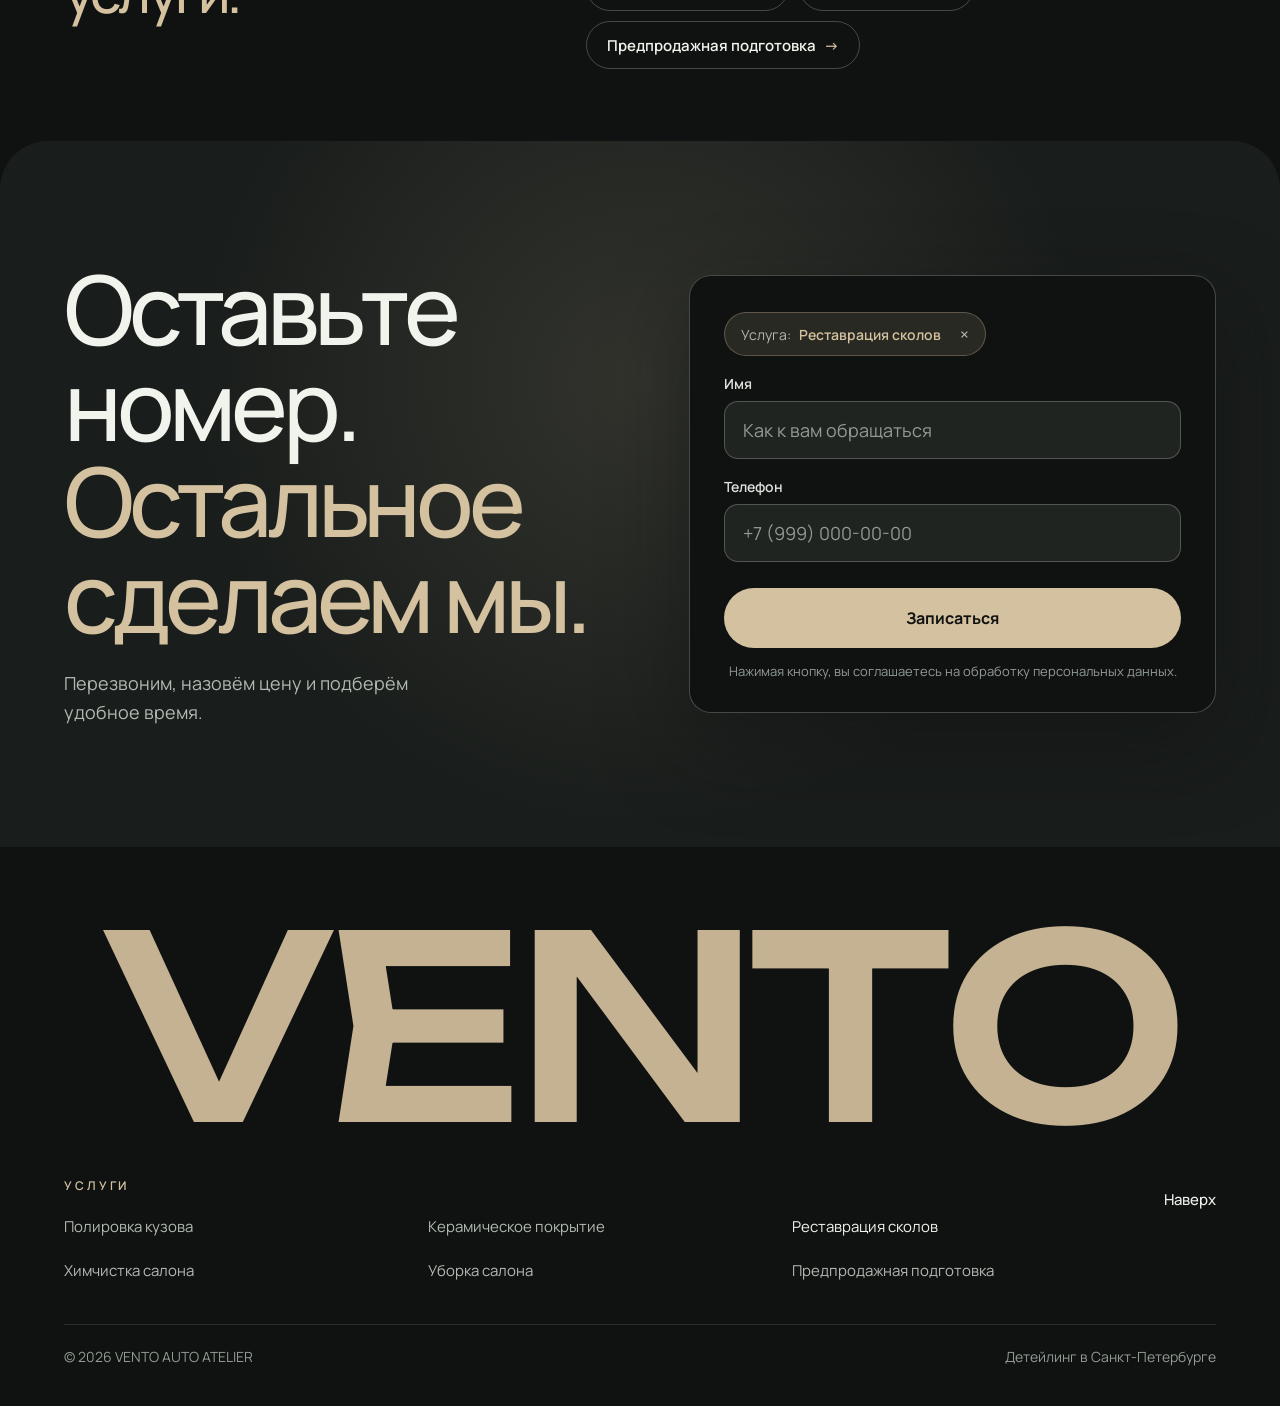
<file: restavraciya-skolov/index.html>
<!doctype html>
<html lang="ru">
<head>
  <meta charset="UTF-8">
  <meta name="viewport" content="width=device-width,initial-scale=1,viewport-fit=cover">
  <meta name="theme-color" content="#101211">
  <title>Реставрация сколов на кузове в СПб — VENTO AUTO ATELIER</title>
  <meta name="description" content="Реставрация сколов на кузове в Санкт-Петербурге: заполняем сколы в цвет кузова, защищаем металл от ржавчины. Запись онлайн.">
  <link rel="canonical" href="https://samceberez.github.io/restavraciya-skolov/">
  <meta name="robots" content="index, follow, max-image-preview:large, max-snippet:-1, max-video-preview:-1">
  <meta name="geo.region" content="RU-SPE">
  <meta name="geo.placename" content="Санкт-Петербург">
  <meta property="og:type" content="website">
  <meta property="og:locale" content="ru_RU">
  <meta property="og:site_name" content="VENTO AUTO ATELIER">
  <meta property="og:url" content="https://samceberez.github.io/restavraciya-skolov/">
  <meta property="og:title" content="Реставрация сколов в Санкт-Петербурге — VENTO AUTO ATELIER">
  <meta property="og:description" content="Заполняем сколы в цвет кузова и защищаем металл от ржавчины.">
  <meta property="og:image" content="https://samceberez.github.io/assets/og/restavraciya-skolov.jpg">
  <meta property="og:image:type" content="image/jpeg">
  <meta property="og:image:width" content="1200">
  <meta property="og:image:height" content="630">
  <meta property="og:image:alt" content="Реставрация сколов в Санкт-Петербурге — VENTO AUTO ATELIER">
  <meta name="twitter:card" content="summary_large_image">
  <meta name="twitter:title" content="Реставрация сколов в Санкт-Петербурге — VENTO AUTO ATELIER">
  <meta name="twitter:description" content="Заполняем сколы в цвет кузова и защищаем металл от ржавчины.">
  <meta name="twitter:image" content="https://samceberez.github.io/assets/og/restavraciya-skolov.jpg">
  <link rel="icon" href="../favicon.ico" sizes="48x48">
  <link rel="icon" href="../assets/favicon.svg" type="image/svg+xml">
  <link rel="apple-touch-icon" href="../assets/apple-touch-icon.png">
  <link rel="manifest" href="../site.webmanifest">
  <link rel="preload" as="image" href="../assets/work/chips.webp" fetchpriority="high">
  <link rel="preload" as="font" type="font/woff2" href="../assets/font-1.woff2" crossorigin>
  <link rel="preload" as="font" type="font/woff2" href="../assets/font-2.woff2" crossorigin>
  <link rel="stylesheet" href="../assets/fonts.css?v=2">
  <link rel="stylesheet" href="../style.css?v=22.7">
  <script type="application/ld+json">{"@context":"https://schema.org","@graph":[{"@type":"WebPage","@id":"https://samceberez.github.io/restavraciya-skolov/#webpage","url":"https://samceberez.github.io/restavraciya-skolov/","name":"Реставрация сколов на кузове в СПб — VENTO AUTO ATELIER","description":"Реставрация сколов на кузове в Санкт-Петербурге: заполняем сколы в цвет кузова, защищаем металл от ржавчины. Запись онлайн.","inLanguage":"ru-RU","isPartOf":{"@id":"https://samceberez.github.io/#website"},"about":{"@id":"https://samceberez.github.io/restavraciya-skolov/#service"},"breadcrumb":{"@id":"https://samceberez.github.io/restavraciya-skolov/#breadcrumbs"},"primaryImageOfPage":{"@type":"ImageObject","url":"https://samceberez.github.io/assets/work/chips.webp","width":1024,"height":1024}},{"@type":"BreadcrumbList","@id":"https://samceberez.github.io/restavraciya-skolov/#breadcrumbs","itemListElement":[{"@type":"ListItem","position":1,"name":"Главная","item":"https://samceberez.github.io/"},{"@type":"ListItem","position":2,"name":"Реставрация сколов","item":"https://samceberez.github.io/restavraciya-skolov/"}]},{"@type":"Service","@id":"https://samceberez.github.io/restavraciya-skolov/#service","name":"Реставрация сколов","serviceType":"Реставрация сколов лакокрасочного покрытия","description":"Заполняем сколы в цвет кузова и защищаем металл от ржавчины.","image":"https://samceberez.github.io/assets/work/chips.webp","url":"https://samceberez.github.io/restavraciya-skolov/","areaServed":{"@type":"City","name":"Санкт-Петербург"},"provider":{"@type":["AutoBodyShop","AutoWash"],"@id":"https://samceberez.github.io/#business","name":"VENTO AUTO ATELIER","url":"https://samceberez.github.io/","address":{"@type":"PostalAddress","addressLocality":"Санкт-Петербург","addressRegion":"Санкт-Петербург","addressCountry":"RU"}},"offers":{"@type":"Offer","priceCurrency":"RUB","availability":"https://schema.org/InStock","url":"https://samceberez.github.io/restavraciya-skolov/"}},{"@type":"FAQPage","@id":"https://samceberez.github.io/restavraciya-skolov/#faq","inLanguage":"ru-RU","mainEntity":[{"@type":"Question","name":"Скол станет незаметным?","acceptedAnswer":{"@type":"Answer","text":"Он перестанет бросаться в глаза. Точнее скажем после осмотра."}},{"@type":"Question","name":"Сколько стоит?","acceptedAnswer":{"@type":"Answer","text":"Зависит от машины и её состояния. Перезвоним и назовём точную цену."}}]}]}</script>
  <script src="../app.js?v=22.7" defer></script>
</head>
<body id="top" class="page-service">
  <div class="grain" aria-hidden="true"></div>
  <a class="skip-link" href="#main">К содержанию</a>

  <header class="header">
    <a class="logo" href="../" aria-label="VENTO AUTO ATELIER, главная"><strong>VENTO</strong><small>AUTO ATELIER</small></a>
    <nav class="desktop-nav" aria-label="Навигация"><a href="../#works">Работы</a><a href="../#services">Услуги</a><a href="../#questions">Вопросы</a></nav>
    <button class="menu-toggle" type="button" aria-label="Открыть меню" aria-expanded="false" aria-controls="mobile-menu"><span></span><span></span></button>
    <nav id="mobile-menu" hidden aria-label="Мобильная навигация">
      <a href="../#works">Работы</a>
      <a href="../#services">Услуги</a>
      <a href="../#questions">Вопросы</a>
    </nav>
  </header>

  <main id="main">
    <section class="svc-hero container" aria-labelledby="page-title">
      <nav class="crumbs" aria-label="Хлебные крошки"><ol><li><a href="../">Главная</a></li><li><a href="../#services">Услуги</a></li><li aria-current="page">Реставрация сколов</li></ol></nav>
      <div class="svc-hero-grid">
        <h1 id="page-title" data-kinetic>Реставрация сколов<br><span class="accent">в Санкт-Петербурге</span></h1>
        <div class="svc-hero-side">
          <p class="lead reveal" style="--delay:150ms">Заполняем сколы в цвет кузова и защищаем металл от ржавчины.</p>
          
          <a class="button page-cta reveal" style="--delay:250ms" href="#booking">Записаться</a>
        </div>
      </div>
      <div class="svc-gallery"><figure class="svc-shot is-lead reveal-media" style="--delay:0ms"><img src="../assets/work/chips.webp" alt="Мастер тонкой кистью заполняет скол на капоте" width="1024" height="1024" fetchpriority="high" decoding="async"></figure><figure class="svc-shot is-car reveal-media" style="--delay:140ms"><img src="../assets/garage/w124.webp" alt="Mercedes-Benz W124 в студии VENTO" width="900" height="957" loading="lazy" decoding="async"></figure><figure class="svc-shot is-car reveal-media" style="--delay:280ms"><img src="../assets/garage/exeed.webp" alt="EXEED в студии VENTO" width="900" height="957" loading="lazy" decoding="async"></figure></div>
    </section>

    <section class="ba-section svc-section section container" id="before-after" aria-labelledby="ba-title">
      <header class="ba-head">
        <h2 id="ba-title" data-kinetic>Было.<br><span class="accent">Стало.</span></h2>
        <p class="lead reveal" style="--delay:250ms">Три примера. Потяните разделитель или выберите пример ниже.</p>
      </header>
      <div class="ba" data-ba>
        <div class="ba-stage compare reveal-media" id="ba-stage" style="--pos:50%">
          <img class="compare-img ba-after" src="../assets/ba/restavraciya-skolov/1-after-960.webp" srcset="../assets/ba/restavraciya-skolov/1-after-960.webp 960w, ../assets/ba/restavraciya-skolov/1-after.webp 1920w" sizes="(min-width: 1440px) 1320px, 100vw" alt="Та же кромка после реставрации: сколы заполнены в цвет и почти не видны" width="1920" height="1080" loading="lazy" decoding="async">
          <div class="compare-before"><img class="compare-img ba-before" src="../assets/ba/restavraciya-skolov/1-before-960.webp" srcset="../assets/ba/restavraciya-skolov/1-before-960.webp 960w, ../assets/ba/restavraciya-skolov/1-before.webp 1920w" sizes="(min-width: 1440px) 1320px, 100vw" alt="Кромка капота тёмно-серого автомобиля до реставрации: десятки сколов до грунта и металла" width="1920" height="1080" loading="lazy" decoding="async"></div>
          <span class="compare-tag is-before" aria-hidden="true">До</span><span class="compare-tag is-after" aria-hidden="true">После</span>
          <div class="compare-line" aria-hidden="true"><span class="compare-knob"><span>‹</span><span>›</span></span></div>
          <input class="compare-range" type="range" min="0" max="100" value="50" aria-label="Сравнить до и после" aria-valuetext="50% до, 50% после">
        </div>
        <div class="ba-foot">
          <div class="ba-caption" aria-live="polite"><h3>Кромка капота</h3><p>Десятки сколов заполнены в цвет и выровнены.</p></div>
          <div class="ba-nav" hidden>
            <div class="ba-cases" role="tablist" aria-label="Примеры: Реставрация сколов" data-group="0"><button type="button" role="tab" class="ba-case" aria-controls="ba-stage" aria-selected="true" data-slug="restavraciya-skolov" data-n="1" data-title="Кромка капота" data-text="Десятки сколов заполнены в цвет и выровнены." data-alt-before="Кромка капота тёмно-серого автомобиля до реставрации: десятки сколов до грунта и металла" data-alt-after="Та же кромка после реставрации: сколы заполнены в цвет и почти не видны"><span class="ba-thumb" aria-hidden="true"><img src="../assets/ba/restavraciya-skolov/1-before-480.webp" srcset="../assets/ba/restavraciya-skolov/1-before-480.webp 480w, ../assets/ba/restavraciya-skolov/1-before-960.webp 960w" sizes="(min-width: 1024px) 240px, 31vw" alt="" width="480" height="270" loading="lazy" decoding="async"><img class="is-after" src="../assets/ba/restavraciya-skolov/1-after-480.webp" srcset="../assets/ba/restavraciya-skolov/1-after-480.webp 480w, ../assets/ba/restavraciya-skolov/1-after-960.webp 960w" sizes="(min-width: 1024px) 240px, 31vw" alt="" width="480" height="270" loading="lazy" decoding="async"></span><span class="ba-case-name"><span aria-hidden="true">01</span>Кромка капота</span></button><button type="button" role="tab" class="ba-case" aria-controls="ba-stage" aria-selected="false" tabindex="-1" data-slug="restavraciya-skolov" data-n="2" data-title="Скол с ржавчиной" data-text="Ржавчину убрали, скол закрыли в цвет кузова." data-alt-before="Нижний край белой двери до реставрации: скол до металла с ржавчиной" data-alt-after="Тот же край после реставрации: ржавчина убрана, скол закрыт в цвет"><span class="ba-thumb" aria-hidden="true"><img src="../assets/ba/restavraciya-skolov/2-before-480.webp" srcset="../assets/ba/restavraciya-skolov/2-before-480.webp 480w, ../assets/ba/restavraciya-skolov/2-before-960.webp 960w" sizes="(min-width: 1024px) 240px, 31vw" alt="" width="480" height="270" loading="lazy" decoding="async"><img class="is-after" src="../assets/ba/restavraciya-skolov/2-after-480.webp" srcset="../assets/ba/restavraciya-skolov/2-after-480.webp 480w, ../assets/ba/restavraciya-skolov/2-after-960.webp 960w" sizes="(min-width: 1024px) 240px, 31vw" alt="" width="480" height="270" loading="lazy" decoding="async"></span><span class="ba-case-name"><span aria-hidden="true">02</span>Скол с ржавчиной</span></button><button type="button" role="tab" class="ba-case" aria-controls="ba-stage" aria-selected="false" tabindex="-1" data-slug="restavraciya-skolov" data-n="3" data-title="Передний бампер" data-text="Россыпь мелких сколов почти не видна." data-alt-before="Серебристый бампер до реставрации: множество мелких сколов и царапин" data-alt-after="Тот же бампер после реставрации: сколы закрыты в цвет и почти не видны"><span class="ba-thumb" aria-hidden="true"><img src="../assets/ba/restavraciya-skolov/3-before-480.webp" srcset="../assets/ba/restavraciya-skolov/3-before-480.webp 480w, ../assets/ba/restavraciya-skolov/3-before-960.webp 960w" sizes="(min-width: 1024px) 240px, 31vw" alt="" width="480" height="270" loading="lazy" decoding="async"><img class="is-after" src="../assets/ba/restavraciya-skolov/3-after-480.webp" srcset="../assets/ba/restavraciya-skolov/3-after-480.webp 480w, ../assets/ba/restavraciya-skolov/3-after-960.webp 960w" sizes="(min-width: 1024px) 240px, 31vw" alt="" width="480" height="270" loading="lazy" decoding="async"></span><span class="ba-case-name"><span aria-hidden="true">03</span>Передний бампер</span></button></div>
          </div>
        </div>
      </div>
    </section>

    <section class="svc-section svc-split section container" aria-labelledby="signs-title">
      <h2 id="signs-title" data-kinetic>Почему не<br><span class="accent">откладывать.</span></h2>
      <ol class="svc-signs"><li class="reveal" style="--delay:0ms"><span aria-hidden="true">01</span>Влага попадает под краску</li><li class="reveal" style="--delay:70ms"><span aria-hidden="true">02</span>Может появиться ржавчина</li><li class="reveal" style="--delay:140ms"><span aria-hidden="true">03</span>Свежий скол проще восстановить</li></ol>
    </section>

    <section class="essentials section container" id="questions" aria-labelledby="questions-title">
      <h2 id="questions-title" data-kinetic>Частые<br><span class="accent">вопросы.</span></h2>
      <div class="faq-list">
        <details class="reveal" style="--delay:0ms" name="vento-faq"><summary>Скол станет незаметным?<span aria-hidden="true">+</span></summary><p>Он перестанет бросаться в глаза. Точнее скажем после осмотра.</p></details>
        <details class="reveal" style="--delay:70ms" name="vento-faq"><summary>Сколько стоит?<span aria-hidden="true">+</span></summary><p>Зависит от машины и её состояния. Перезвоним и назовём точную цену.</p></details>
      </div>
    </section>

    <section class="svc-section svc-split section container" aria-labelledby="more-title">
      <h2 id="more-title" data-kinetic>Другие<br><span class="accent">услуги.</span></h2>
      <ul class="svc-more"><li><a href="../polirovka-kuzova/">Полировка кузова<span aria-hidden="true">→</span></a></li><li><a href="../keramika/">Керамическое покрытие<span aria-hidden="true">→</span></a></li><li><a href="../himchistka-salona/">Химчистка салона<span aria-hidden="true">→</span></a></li><li><a href="../uborka-salona/">Уборка салона<span aria-hidden="true">→</span></a></li><li><a href="../predprodazhnaya-podgotovka/">Предпродажная подготовка<span aria-hidden="true">→</span></a></li></ul>
    </section>

    <section class="booking" id="booking" aria-labelledby="booking-title">
      <div class="booking-glow" aria-hidden="true"></div>
      <div class="container booking-grid">
        <div class="booking-copy">
          <h2 id="booking-title" data-kinetic>Оставьте номер.<br><span class="accent">Остальное сделаем мы.</span></h2>
          <p class="reveal">Перезвоним, назовём цену и подберём удобное время.</p>
        </div>
        <div class="booking-card reveal">
          <form class="booking-form" id="booking-form" data-endpoint="" data-service="Реставрация сколов" novalidate>
            <input type="hidden" name="service" id="service" value="">
            <p class="booking-chosen" hidden><span>Услуга:</span> <strong id="service-label"></strong> <button type="button" class="booking-chosen-clear" aria-label="Убрать выбранную услугу">×</button></p>
            <div class="field">
              <label for="name">Имя</label>
              <input id="name" name="name" placeholder="Как к вам обращаться" autocomplete="given-name" maxlength="60" required aria-describedby="name-error">
              <p class="field-error" id="name-error" aria-live="polite"></p>
            </div>
            <div class="field">
              <label for="phone">Телефон</label>
              <input id="phone" name="phone" type="tel" inputmode="tel" placeholder="+7 (999) 000-00-00" autocomplete="tel" maxlength="18" required aria-describedby="phone-error">
              <p class="field-error" id="phone-error" aria-live="polite"></p>
            </div>
            <button class="button form-submit" type="submit">Записаться</button>
            <p class="form-status" id="form-status" role="status" aria-live="polite"></p>
            <p class="consent">Нажимая кнопку, вы соглашаетесь на обработку персональных данных.</p>
          </form>
          <div class="booking-done" id="booking-done" hidden tabindex="-1">
            <span class="done-mark" aria-hidden="true">✓</span>
            <h3 id="done-title">Спасибо!</h3>
            <p id="done-text">Скоро перезвоним.</p>
            <button type="button" class="text-link done-again">Отправить ещё одну заявку</button>
          </div>
        </div>
      </div>
    </section>
  </main>

  <footer class="footer container">
    <p class="footer-mark" data-kinetic="chars" aria-hidden="true">VENTO</p>
    <div class="footer-main">
    <nav class="footer-nav" aria-label="Услуги">
      <p class="footer-label">Услуги</p>
      <ul><li><a href="../polirovka-kuzova/">Полировка кузова</a></li><li><a href="../keramika/">Керамическое покрытие</a></li><li><a href="../restavraciya-skolov/" aria-current="page">Реставрация сколов</a></li><li><a href="../himchistka-salona/">Химчистка салона</a></li><li><a href="../uborka-salona/">Уборка салона</a></li><li><a href="../predprodazhnaya-podgotovka/">Предпродажная подготовка</a></li></ul>
    </nav>
      <!-- contacts --><!-- /contacts -->
      <a class="back-top text-link" href="#top">Наверх</a>
    </div>
    <div class="footer-bottom"><span>© <span id="year">2026</span> VENTO AUTO ATELIER</span><span>Детейлинг в Санкт-Петербурге</span></div>
  </footer>
</body>
</html>
</file>
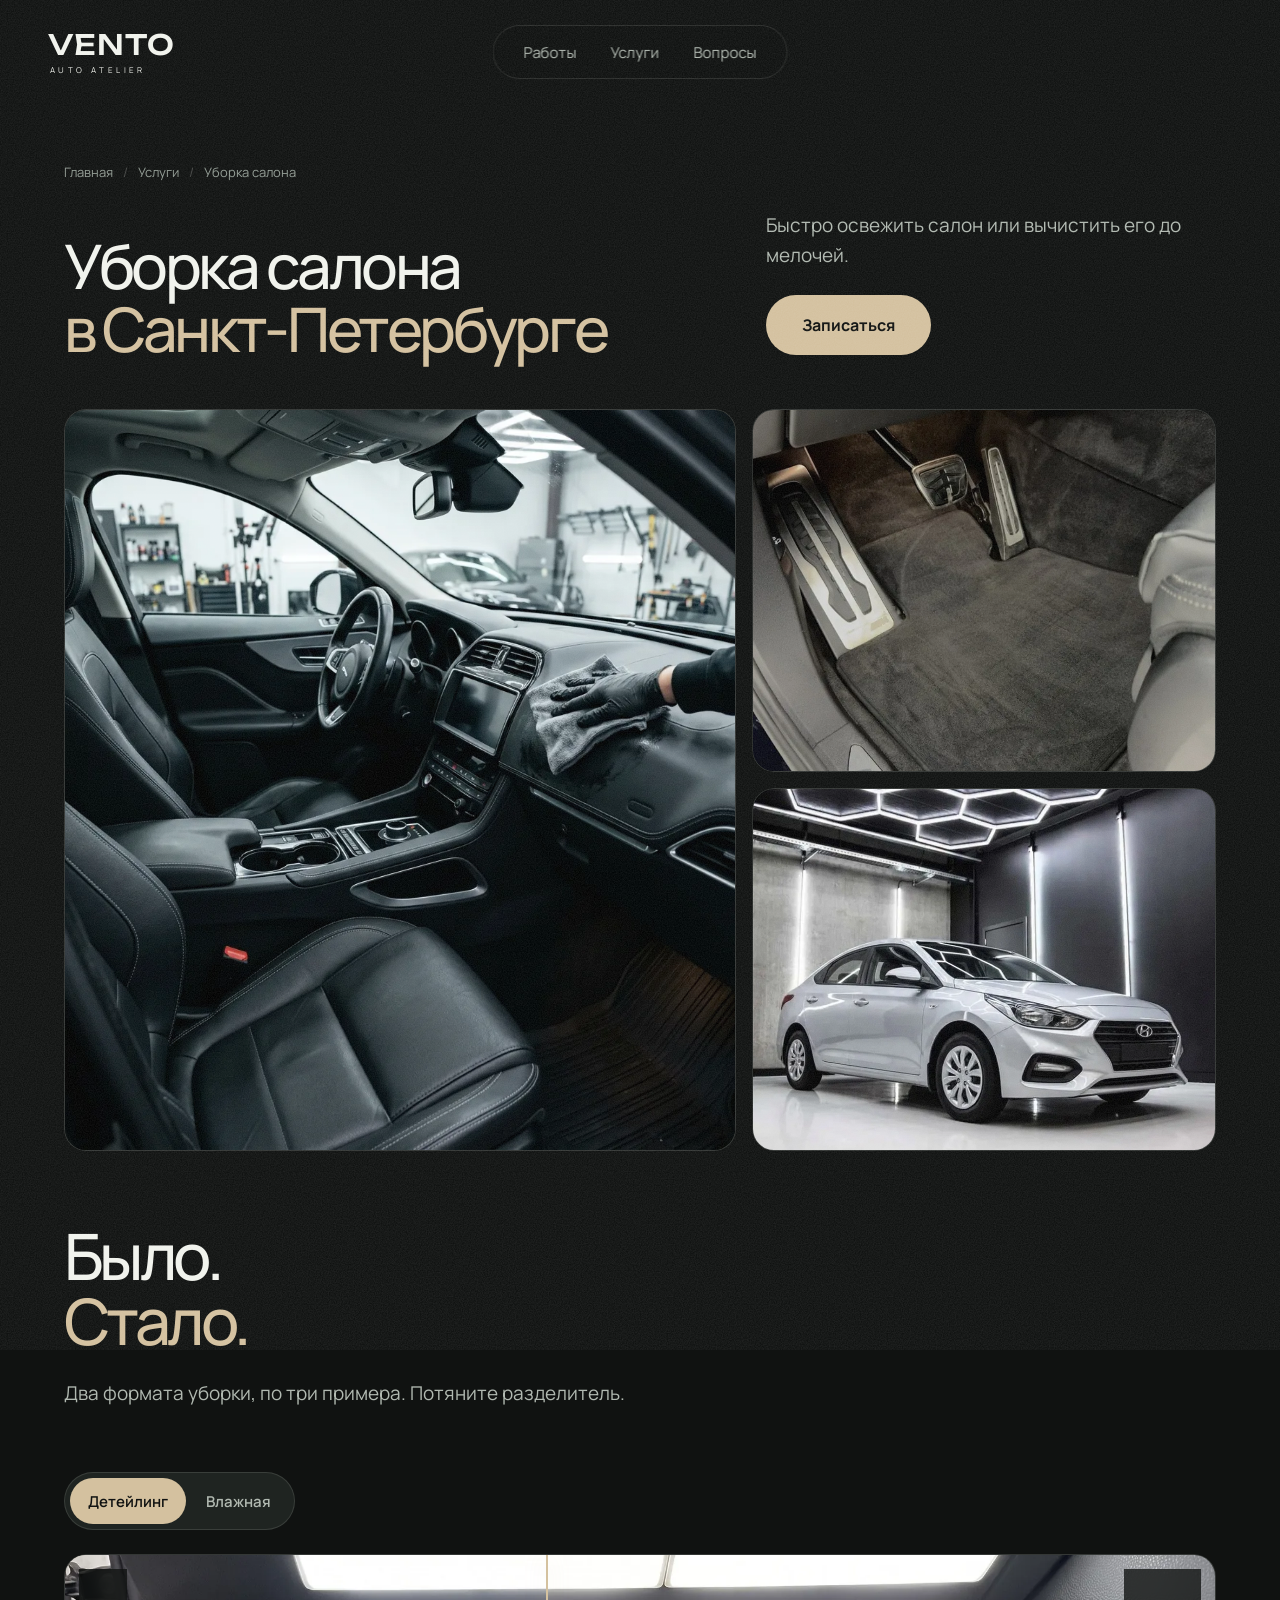
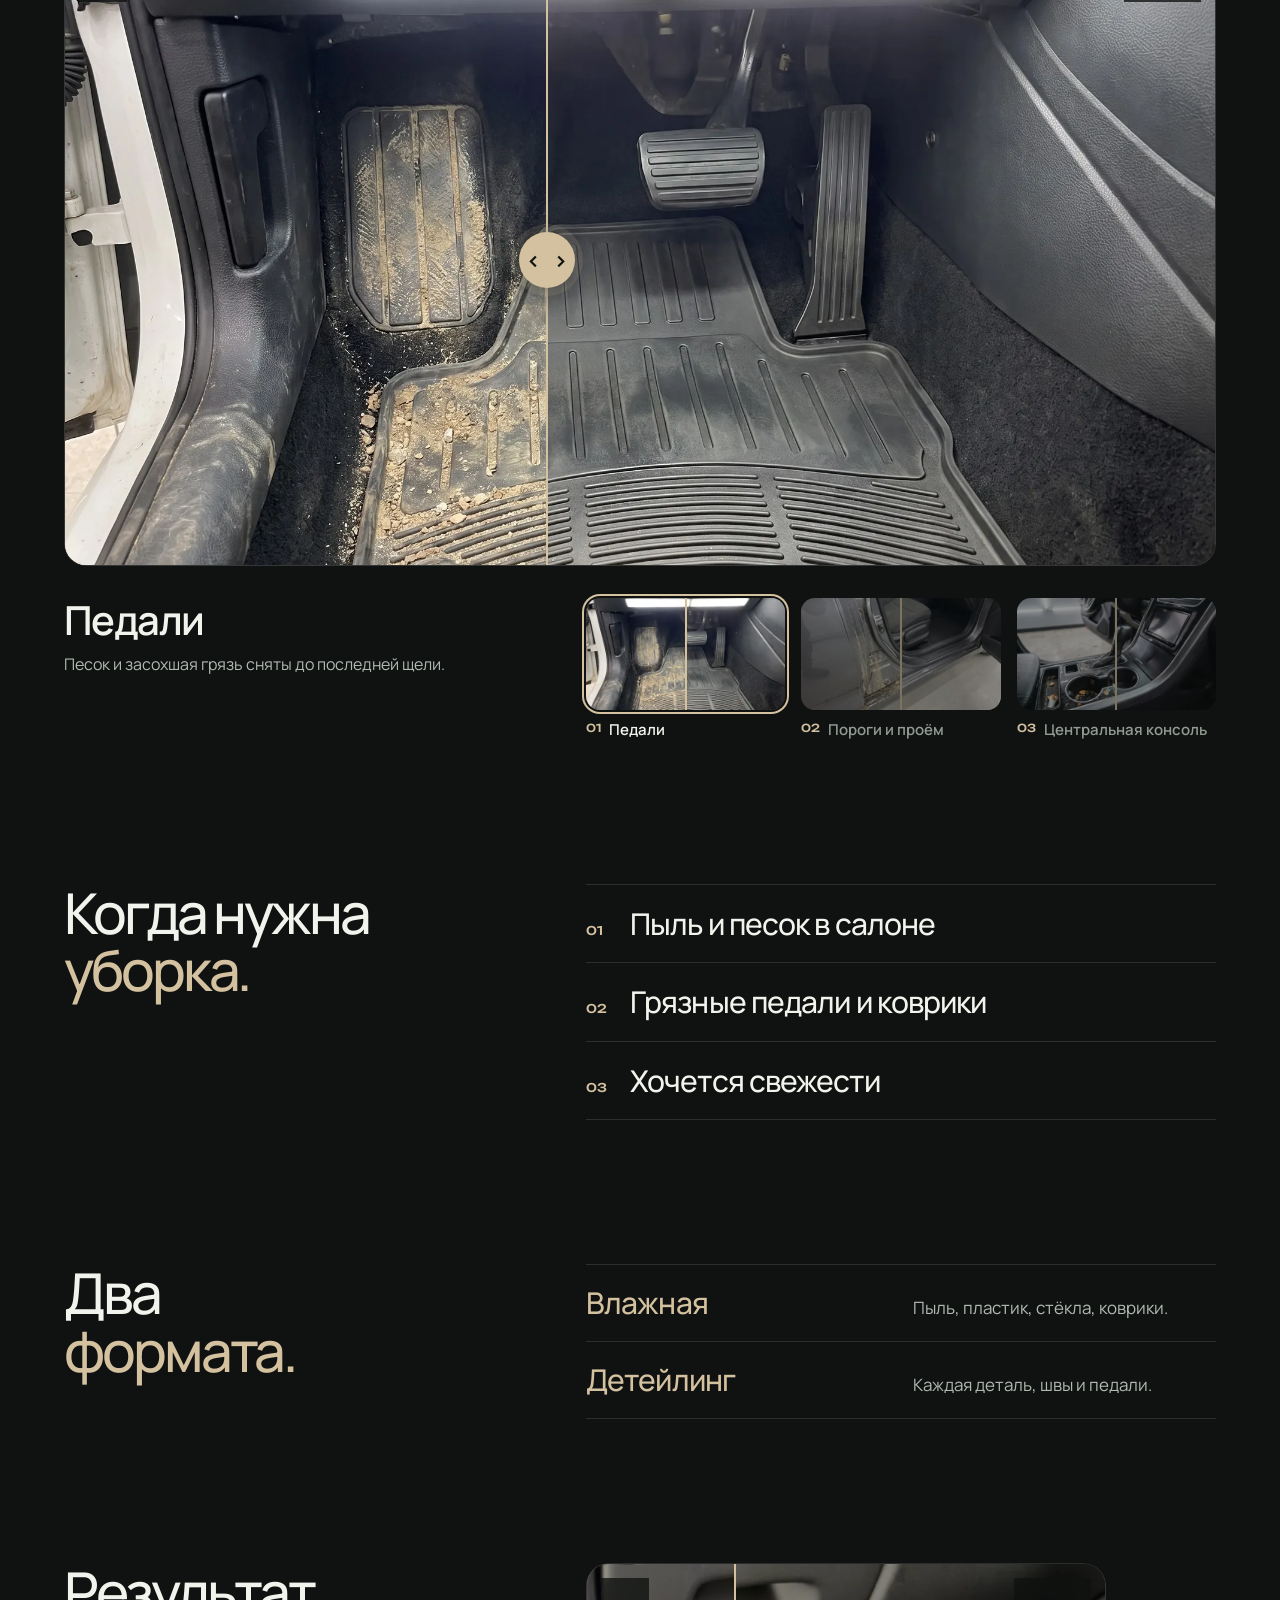
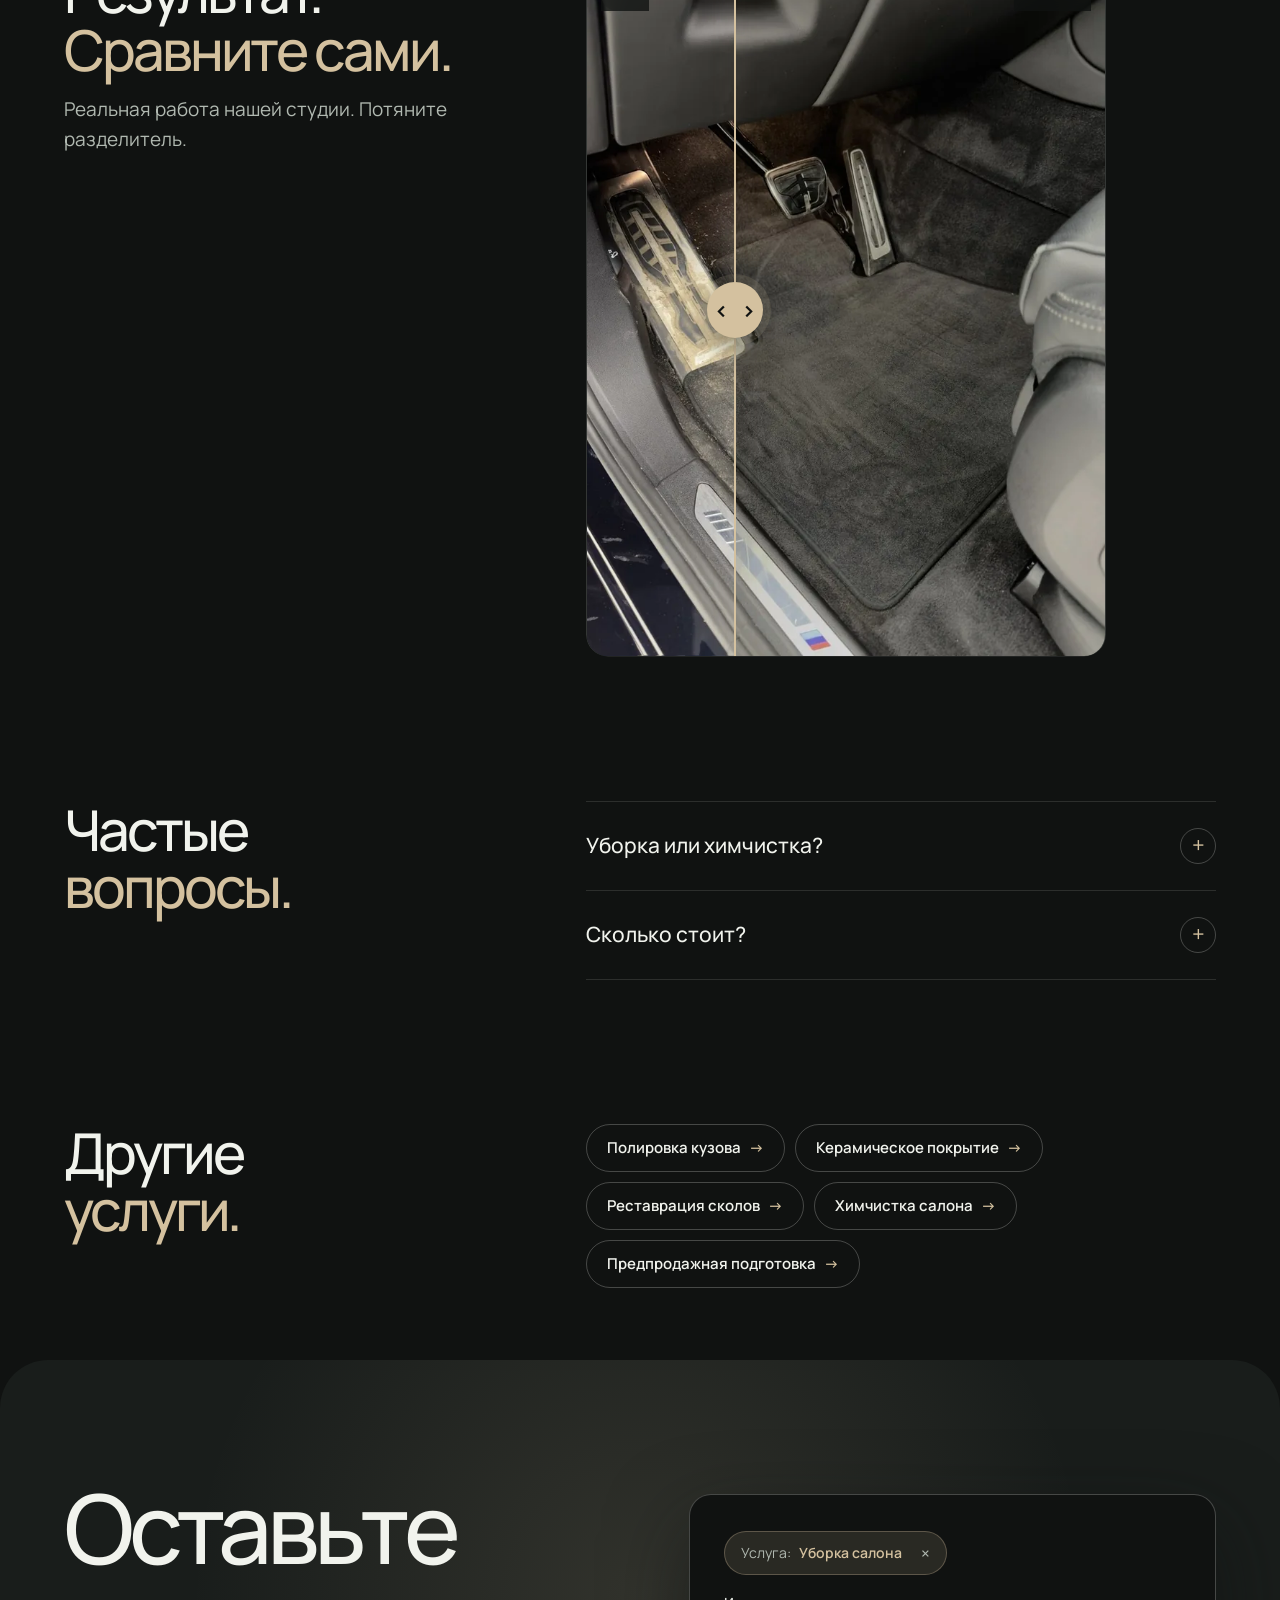
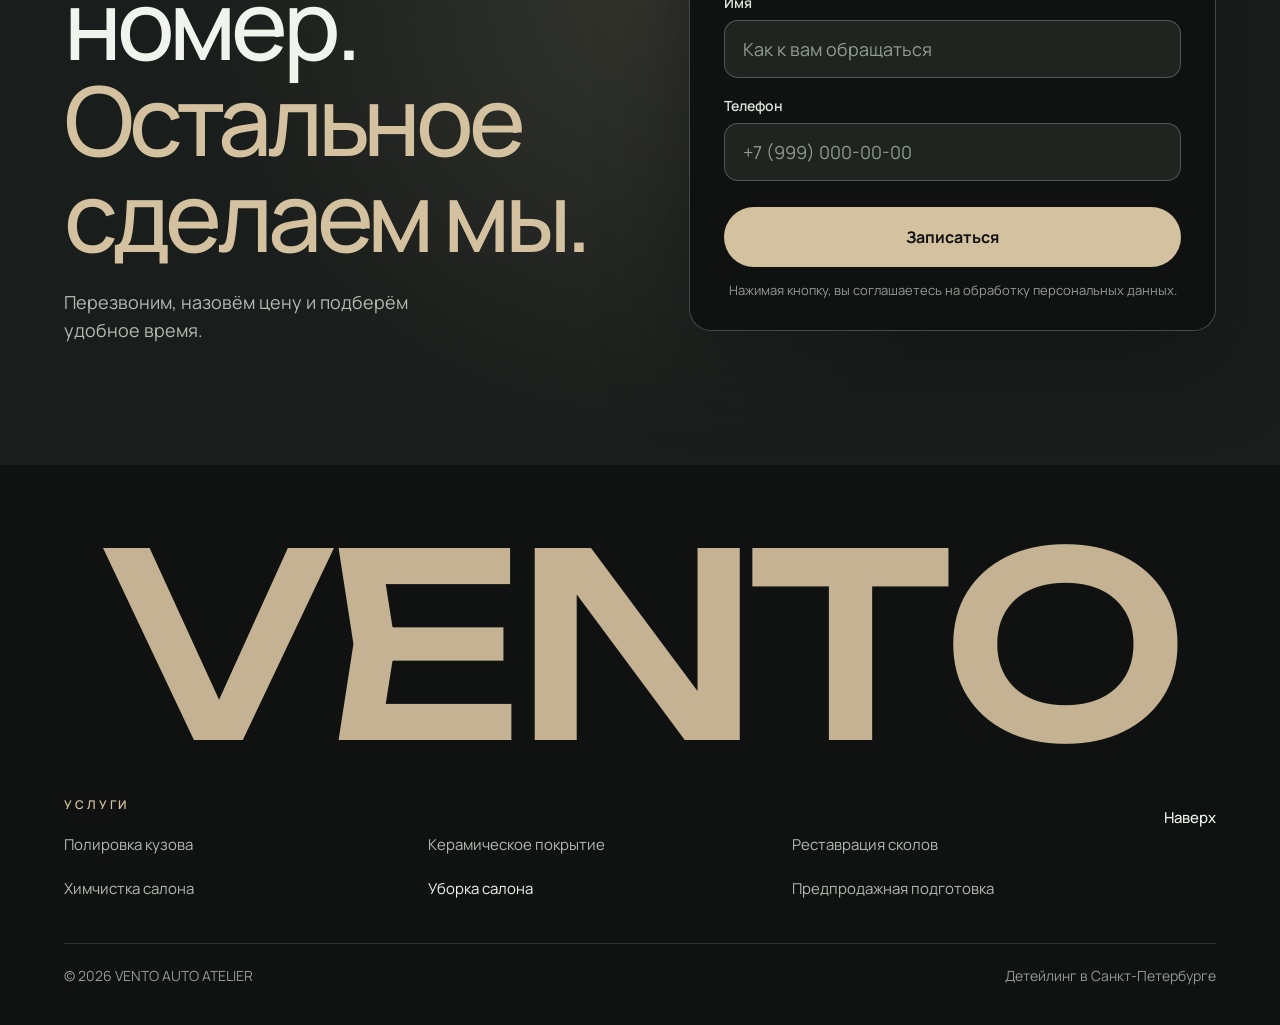
<file: uborka-salona/index.html>
<!doctype html>
<html lang="ru">
<head>
  <meta charset="UTF-8">
  <meta name="viewport" content="width=device-width,initial-scale=1,viewport-fit=cover">
  <meta name="theme-color" content="#101211">
  <title>Детейлинг и влажная уборка салона в СПб — VENTO</title>
  <meta name="description" content="Детейлинг уборка и влажная уборка салона автомобиля в Санкт-Петербурге. Педали, пороги, швы и труднодоступные места. Фото до и после.">
  <link rel="canonical" href="https://samceberez.github.io/uborka-salona/">
  <meta name="robots" content="index, follow, max-image-preview:large, max-snippet:-1, max-video-preview:-1">
  <meta name="geo.region" content="RU-SPE">
  <meta name="geo.placename" content="Санкт-Петербург">
  <meta property="og:type" content="website">
  <meta property="og:locale" content="ru_RU">
  <meta property="og:site_name" content="VENTO AUTO ATELIER">
  <meta property="og:url" content="https://samceberez.github.io/uborka-salona/">
  <meta property="og:title" content="Уборка салона в Санкт-Петербурге — VENTO AUTO ATELIER">
  <meta property="og:description" content="Быстро освежить салон или вычистить его до мелочей.">
  <meta property="og:image" content="https://samceberez.github.io/assets/og/uborka-salona.jpg">
  <meta property="og:image:type" content="image/jpeg">
  <meta property="og:image:width" content="1200">
  <meta property="og:image:height" content="630">
  <meta property="og:image:alt" content="Уборка салона в Санкт-Петербурге — VENTO AUTO ATELIER">
  <meta name="twitter:card" content="summary_large_image">
  <meta name="twitter:title" content="Уборка салона в Санкт-Петербурге — VENTO AUTO ATELIER">
  <meta name="twitter:description" content="Быстро освежить салон или вычистить его до мелочей.">
  <meta name="twitter:image" content="https://samceberez.github.io/assets/og/uborka-salona.jpg">
  <link rel="icon" href="../favicon.ico" sizes="48x48">
  <link rel="icon" href="../assets/favicon.svg" type="image/svg+xml">
  <link rel="apple-touch-icon" href="../assets/apple-touch-icon.png">
  <link rel="manifest" href="../site.webmanifest">
  <link rel="preload" as="image" href="../assets/work/wet.webp" fetchpriority="high">
  <link rel="preload" as="font" type="font/woff2" href="../assets/font-1.woff2" crossorigin>
  <link rel="preload" as="font" type="font/woff2" href="../assets/font-2.woff2" crossorigin>
  <link rel="stylesheet" href="../assets/fonts.css?v=2">
  <link rel="stylesheet" href="../style.css?v=22.7">
  <script type="application/ld+json">{"@context":"https://schema.org","@graph":[{"@type":"WebPage","@id":"https://samceberez.github.io/uborka-salona/#webpage","url":"https://samceberez.github.io/uborka-salona/","name":"Детейлинг и влажная уборка салона в СПб — VENTO","description":"Детейлинг уборка и влажная уборка салона автомобиля в Санкт-Петербурге. Педали, пороги, швы и труднодоступные места. Фото до и после.","inLanguage":"ru-RU","isPartOf":{"@id":"https://samceberez.github.io/#website"},"about":{"@id":"https://samceberez.github.io/uborka-salona/#service"},"breadcrumb":{"@id":"https://samceberez.github.io/uborka-salona/#breadcrumbs"},"primaryImageOfPage":{"@type":"ImageObject","url":"https://samceberez.github.io/assets/work/wet.webp","width":1024,"height":1024}},{"@type":"BreadcrumbList","@id":"https://samceberez.github.io/uborka-salona/#breadcrumbs","itemListElement":[{"@type":"ListItem","position":1,"name":"Главная","item":"https://samceberez.github.io/"},{"@type":"ListItem","position":2,"name":"Уборка салона","item":"https://samceberez.github.io/uborka-salona/"}]},{"@type":"Service","@id":"https://samceberez.github.io/uborka-salona/#service","name":"Уборка салона","serviceType":"Детейлинг уборка и влажная уборка салона","description":"Быстро освежить салон или вычистить его до мелочей.","image":"https://samceberez.github.io/assets/work/wet.webp","url":"https://samceberez.github.io/uborka-salona/","areaServed":{"@type":"City","name":"Санкт-Петербург"},"provider":{"@type":["AutoBodyShop","AutoWash"],"@id":"https://samceberez.github.io/#business","name":"VENTO AUTO ATELIER","url":"https://samceberez.github.io/","address":{"@type":"PostalAddress","addressLocality":"Санкт-Петербург","addressRegion":"Санкт-Петербург","addressCountry":"RU"}},"offers":{"@type":"Offer","priceCurrency":"RUB","availability":"https://schema.org/InStock","url":"https://samceberez.github.io/uborka-salona/"},"hasOfferCatalog":{"@type":"OfferCatalog","name":"Уборка салона","itemListElement":[{"@type":"Offer","itemOffered":{"@type":"Service","name":"Уборка салона: Влажная","description":"Пыль, пластик, стёкла, коврики."}},{"@type":"Offer","itemOffered":{"@type":"Service","name":"Уборка салона: Детейлинг","description":"Каждая деталь, швы и педали."}}]}},{"@type":"FAQPage","@id":"https://samceberez.github.io/uborka-salona/#faq","inLanguage":"ru-RU","mainEntity":[{"@type":"Question","name":"Уборка или химчистка?","acceptedAnswer":{"@type":"Answer","text":"Если на сиденьях или коврах пятна, нужна химчистка."}},{"@type":"Question","name":"Сколько стоит?","acceptedAnswer":{"@type":"Answer","text":"Зависит от машины и её состояния. Перезвоним и назовём точную цену."}}]}]}</script>
  <script src="../app.js?v=22.7" defer></script>
</head>
<body id="top" class="page-service">
  <div class="grain" aria-hidden="true"></div>
  <a class="skip-link" href="#main">К содержанию</a>

  <header class="header">
    <a class="logo" href="../" aria-label="VENTO AUTO ATELIER, главная"><strong>VENTO</strong><small>AUTO ATELIER</small></a>
    <nav class="desktop-nav" aria-label="Навигация"><a href="../#works">Работы</a><a href="../#services">Услуги</a><a href="../#questions">Вопросы</a></nav>
    <button class="menu-toggle" type="button" aria-label="Открыть меню" aria-expanded="false" aria-controls="mobile-menu"><span></span><span></span></button>
    <nav id="mobile-menu" hidden aria-label="Мобильная навигация">
      <a href="../#works">Работы</a>
      <a href="../#services">Услуги</a>
      <a href="../#questions">Вопросы</a>
    </nav>
  </header>

  <main id="main">
    <section class="svc-hero container" aria-labelledby="page-title">
      <nav class="crumbs" aria-label="Хлебные крошки"><ol><li><a href="../">Главная</a></li><li><a href="../#services">Услуги</a></li><li aria-current="page">Уборка салона</li></ol></nav>
      <div class="svc-hero-grid">
        <h1 id="page-title" data-kinetic>Уборка салона<br><span class="accent">в Санкт-Петербурге</span></h1>
        <div class="svc-hero-side">
          <p class="lead reveal" style="--delay:150ms">Быстро освежить салон или вычистить его до мелочей.</p>
          
          <a class="button page-cta reveal" style="--delay:250ms" href="#booking">Записаться</a>
        </div>
      </div>
      <div class="svc-gallery"><figure class="svc-shot is-lead reveal-media" style="--delay:0ms"><img src="../assets/work/wet.webp" alt="Мастер протирает панель салона микрофиброй" width="1024" height="1024" fetchpriority="high" decoding="async"></figure><figure class="svc-shot reveal-media" style="--delay:140ms"><img src="../assets/work/interior-after.webp" alt="Водительская зона после детейлинг уборки" width="720" height="960" loading="lazy" decoding="async"></figure><figure class="svc-shot is-car reveal-media" style="--delay:280ms"><img src="../assets/garage/solaris.webp" alt="Hyundai Solaris в студии VENTO" width="900" height="957" loading="lazy" decoding="async"></figure></div>
    </section>

    <section class="ba-section svc-section section container" id="before-after" aria-labelledby="ba-title">
      <header class="ba-head">
        <h2 id="ba-title" data-kinetic>Было.<br><span class="accent">Стало.</span></h2>
        <p class="lead reveal" style="--delay:250ms">Два формата уборки, по три примера. Потяните разделитель.</p>
      </header>
      <div class="ba" data-ba>
        <div class="ba-groups" role="tablist" aria-label="Услуга" hidden><button type="button" role="tab" id="ba-tab-0" aria-controls="ba-stage" aria-selected="true" data-group="0">Детейлинг</button><button type="button" role="tab" id="ba-tab-1" aria-controls="ba-stage" aria-selected="false" tabindex="-1" data-group="1">Влажная</button><span class="ba-groups-pill" aria-hidden="true"></span></div>
        <div class="ba-stage compare reveal-media" id="ba-stage" style="--pos:50%">
          <img class="compare-img ba-after" src="../assets/ba/uborka-salona/1-after-960.webp" srcset="../assets/ba/uborka-salona/1-after-960.webp 960w, ../assets/ba/uborka-salona/1-after.webp 1920w" sizes="(min-width: 1440px) 1320px, 100vw" alt="Те же педали после детейлинг уборки: чистые накладки и коврик" width="1920" height="1080" loading="lazy" decoding="async">
          <div class="compare-before"><img class="compare-img ba-before" src="../assets/ba/uborka-salona/1-before-960.webp" srcset="../assets/ba/uborka-salona/1-before-960.webp 960w, ../assets/ba/uborka-salona/1-before.webp 1920w" sizes="(min-width: 1440px) 1320px, 100vw" alt="Педали и место водителя до уборки: засохшая грязь и песок" width="1920" height="1080" loading="lazy" decoding="async"></div>
          <span class="compare-tag is-before" aria-hidden="true">До</span><span class="compare-tag is-after" aria-hidden="true">После</span>
          <div class="compare-line" aria-hidden="true"><span class="compare-knob"><span>‹</span><span>›</span></span></div>
          <input class="compare-range" type="range" min="0" max="100" value="50" aria-label="Сравнить до и после" aria-valuetext="50% до, 50% после">
        </div>
        <div class="ba-foot">
          <div class="ba-caption" aria-live="polite"><h3>Педали</h3><p>Песок и засохшая грязь сняты до последней щели.</p></div>
          <div class="ba-nav" hidden>
            <div class="ba-cases" role="tablist" aria-label="Примеры: Детейлинг" data-group="0"><button type="button" role="tab" class="ba-case" aria-controls="ba-stage" aria-selected="true" data-slug="uborka-salona" data-n="1" data-title="Педали" data-text="Песок и засохшая грязь сняты до последней щели." data-alt-before="Педали и место водителя до уборки: засохшая грязь и песок" data-alt-after="Те же педали после детейлинг уборки: чистые накладки и коврик"><span class="ba-thumb" aria-hidden="true"><img src="../assets/ba/uborka-salona/1-before-480.webp" srcset="../assets/ba/uborka-salona/1-before-480.webp 480w, ../assets/ba/uborka-salona/1-before-960.webp 960w" sizes="(min-width: 1024px) 240px, 31vw" alt="" width="480" height="270" loading="lazy" decoding="async"><img class="is-after" src="../assets/ba/uborka-salona/1-after-480.webp" srcset="../assets/ba/uborka-salona/1-after-480.webp 480w, ../assets/ba/uborka-salona/1-after-960.webp 960w" sizes="(min-width: 1024px) 240px, 31vw" alt="" width="480" height="270" loading="lazy" decoding="async"></span><span class="ba-case-name"><span aria-hidden="true">01</span>Педали</span></button><button type="button" role="tab" class="ba-case" aria-controls="ba-stage" aria-selected="false" tabindex="-1" data-slug="uborka-salona" data-n="2" data-title="Пороги и проём" data-text="Порог, накладка и уплотнитель снова чистые." data-alt-before="Порог и дверной проём до уборки: засохшая грязь, песок и дорожный налёт" data-alt-after="Тот же проём после детейлинг уборки: чистый порог, накладка и уплотнитель"><span class="ba-thumb" aria-hidden="true"><img src="../assets/ba/uborka-salona/2-before-480.webp" srcset="../assets/ba/uborka-salona/2-before-480.webp 480w, ../assets/ba/uborka-salona/2-before-960.webp 960w" sizes="(min-width: 1024px) 240px, 31vw" alt="" width="480" height="270" loading="lazy" decoding="async"><img class="is-after" src="../assets/ba/uborka-salona/2-after-480.webp" srcset="../assets/ba/uborka-salona/2-after-480.webp 480w, ../assets/ba/uborka-salona/2-after-960.webp 960w" sizes="(min-width: 1024px) 240px, 31vw" alt="" width="480" height="270" loading="lazy" decoding="async"></span><span class="ba-case-name"><span aria-hidden="true">02</span>Пороги и проём</span></button><button type="button" role="tab" class="ba-case" aria-controls="ba-stage" aria-selected="false" tabindex="-1" data-slug="uborka-salona" data-n="3" data-title="Центральная консоль" data-text="Крошки, липкие следы и пыль в швах убраны." data-alt-before="Центральная консоль до уборки: крошки и мусор в подстаканниках, пыль в швах" data-alt-after="Та же консоль после детейлинг уборки: чистые подстаканники, швы и пластик"><span class="ba-thumb" aria-hidden="true"><img src="../assets/ba/uborka-salona/3-before-480.webp" srcset="../assets/ba/uborka-salona/3-before-480.webp 480w, ../assets/ba/uborka-salona/3-before-960.webp 960w" sizes="(min-width: 1024px) 240px, 31vw" alt="" width="480" height="270" loading="lazy" decoding="async"><img class="is-after" src="../assets/ba/uborka-salona/3-after-480.webp" srcset="../assets/ba/uborka-salona/3-after-480.webp 480w, ../assets/ba/uborka-salona/3-after-960.webp 960w" sizes="(min-width: 1024px) 240px, 31vw" alt="" width="480" height="270" loading="lazy" decoding="async"></span><span class="ba-case-name"><span aria-hidden="true">03</span>Центральная консоль</span></button></div>
            <div class="ba-cases" role="tablist" aria-label="Примеры: Влажная" data-group="1" hidden><button type="button" role="tab" class="ba-case" aria-controls="ba-stage" aria-selected="false" data-slug="vlazhnaya-uborka" data-n="1" data-title="Передняя панель" data-text="Пыль и отпечатки пальцев на экране убраны." data-alt-before="Передняя панель до влажной уборки: слой пыли и отпечатки на экране" data-alt-after="Та же панель после влажной уборки: чистый пластик и экран"><span class="ba-thumb" aria-hidden="true"><img src="../assets/ba/vlazhnaya-uborka/1-before-480.webp" srcset="../assets/ba/vlazhnaya-uborka/1-before-480.webp 480w, ../assets/ba/vlazhnaya-uborka/1-before-960.webp 960w" sizes="(min-width: 1024px) 240px, 31vw" alt="" width="480" height="270" loading="lazy" decoding="async"><img class="is-after" src="../assets/ba/vlazhnaya-uborka/1-after-480.webp" srcset="../assets/ba/vlazhnaya-uborka/1-after-480.webp 480w, ../assets/ba/vlazhnaya-uborka/1-after-960.webp 960w" sizes="(min-width: 1024px) 240px, 31vw" alt="" width="480" height="270" loading="lazy" decoding="async"></span><span class="ba-case-name"><span aria-hidden="true">01</span>Передняя панель</span></button><button type="button" role="tab" class="ba-case" aria-controls="ba-stage" aria-selected="false" tabindex="-1" data-slug="vlazhnaya-uborka" data-n="2" data-title="Обшивка двери" data-text="Подлокотник, ручка и стекло чистые, без разводов." data-alt-before="Обшивка двери до влажной уборки: пыльный подлокотник и разводы на стекле" data-alt-after="Та же обшивка после влажной уборки: чистый подлокотник, ручка и стекло"><span class="ba-thumb" aria-hidden="true"><img src="../assets/ba/vlazhnaya-uborka/2-before-480.webp" srcset="../assets/ba/vlazhnaya-uborka/2-before-480.webp 480w, ../assets/ba/vlazhnaya-uborka/2-before-960.webp 960w" sizes="(min-width: 1024px) 240px, 31vw" alt="" width="480" height="270" loading="lazy" decoding="async"><img class="is-after" src="../assets/ba/vlazhnaya-uborka/2-after-480.webp" srcset="../assets/ba/vlazhnaya-uborka/2-after-480.webp 480w, ../assets/ba/vlazhnaya-uborka/2-after-960.webp 960w" sizes="(min-width: 1024px) 240px, 31vw" alt="" width="480" height="270" loading="lazy" decoding="async"></span><span class="ba-case-name"><span aria-hidden="true">02</span>Обшивка двери</span></button><button type="button" role="tab" class="ba-case" aria-controls="ba-stage" aria-selected="false" tabindex="-1" data-slug="vlazhnaya-uborka" data-n="3" data-title="Коврик" data-text="Грязная вода и песок. После: чистый сухой коврик." data-alt-before="Резиновый коврик до влажной уборки: грязная вода, засохшая грязь и песок" data-alt-after="Тот же коврик после влажной уборки: чистый и сухой"><span class="ba-thumb" aria-hidden="true"><img src="../assets/ba/vlazhnaya-uborka/3-before-480.webp" srcset="../assets/ba/vlazhnaya-uborka/3-before-480.webp 480w, ../assets/ba/vlazhnaya-uborka/3-before-960.webp 960w" sizes="(min-width: 1024px) 240px, 31vw" alt="" width="480" height="270" loading="lazy" decoding="async"><img class="is-after" src="../assets/ba/vlazhnaya-uborka/3-after-480.webp" srcset="../assets/ba/vlazhnaya-uborka/3-after-480.webp 480w, ../assets/ba/vlazhnaya-uborka/3-after-960.webp 960w" sizes="(min-width: 1024px) 240px, 31vw" alt="" width="480" height="270" loading="lazy" decoding="async"></span><span class="ba-case-name"><span aria-hidden="true">03</span>Коврик</span></button></div>
          </div>
        </div>
      </div>
    </section>

    <section class="svc-section svc-split section container" aria-labelledby="signs-title">
      <h2 id="signs-title" data-kinetic>Когда нужна<br><span class="accent">уборка.</span></h2>
      <ol class="svc-signs"><li class="reveal" style="--delay:0ms"><span aria-hidden="true">01</span>Пыль и песок в салоне</li><li class="reveal" style="--delay:70ms"><span aria-hidden="true">02</span>Грязные педали и коврики</li><li class="reveal" style="--delay:140ms"><span aria-hidden="true">03</span>Хочется свежести</li></ol>
    </section>

    <section class="svc-section svc-split section container" aria-labelledby="variants-title">
      <h2 id="variants-title" data-kinetic>Два<br><span class="accent">формата.</span></h2>
      <ul class="svc-variants"><li class="reveal" style="--delay:0ms"><h3>Влажная</h3><p>Пыль, пластик, стёкла, коврики.</p></li><li class="reveal" style="--delay:70ms"><h3>Детейлинг</h3><p>Каждая деталь, швы и педали.</p></li></ul>
    </section>
    <section class="svc-section svc-split section container" aria-labelledby="result-title">
      <div class="svc-split-head">
        <h2 id="result-title" data-kinetic>Результат.<br><span class="accent">Сравните сами.</span></h2>
        <p class="lead reveal" style="--delay:200ms">Реальная работа нашей студии. Потяните разделитель.</p>
      </div>
      <div class="svc-compare">
        <div class="compare reveal-media" style="--pos:50%">
          <img class="compare-img" src="../assets/work/interior-after.webp" alt="После детейлинг уборки: чистые педали, коврик и пороги" width="720" height="960" loading="lazy" decoding="async">
          <div class="compare-before"><img class="compare-img" src="../assets/work/interior-before.webp" alt="До уборки: песок и грязь на педалях и коврике" width="720" height="960" loading="lazy" decoding="async"></div>
          <span class="compare-tag is-before" aria-hidden="true">До</span><span class="compare-tag is-after" aria-hidden="true">После</span>
          <div class="compare-line" aria-hidden="true"><span class="compare-knob"><span>‹</span><span>›</span></span></div>
          <input class="compare-range" type="range" min="0" max="100" value="50" aria-label="Водительская зона до и после детейлинг уборки: сравнить" aria-valuetext="50% до, 50% после">
        </div>
      </div>
    </section>
    <section class="essentials section container" id="questions" aria-labelledby="questions-title">
      <h2 id="questions-title" data-kinetic>Частые<br><span class="accent">вопросы.</span></h2>
      <div class="faq-list">
        <details class="reveal" style="--delay:0ms" name="vento-faq"><summary>Уборка или химчистка?<span aria-hidden="true">+</span></summary><p>Если на сиденьях или коврах пятна, нужна химчистка.</p></details>
        <details class="reveal" style="--delay:70ms" name="vento-faq"><summary>Сколько стоит?<span aria-hidden="true">+</span></summary><p>Зависит от машины и её состояния. Перезвоним и назовём точную цену.</p></details>
      </div>
    </section>

    <section class="svc-section svc-split section container" aria-labelledby="more-title">
      <h2 id="more-title" data-kinetic>Другие<br><span class="accent">услуги.</span></h2>
      <ul class="svc-more"><li><a href="../polirovka-kuzova/">Полировка кузова<span aria-hidden="true">→</span></a></li><li><a href="../keramika/">Керамическое покрытие<span aria-hidden="true">→</span></a></li><li><a href="../restavraciya-skolov/">Реставрация сколов<span aria-hidden="true">→</span></a></li><li><a href="../himchistka-salona/">Химчистка салона<span aria-hidden="true">→</span></a></li><li><a href="../predprodazhnaya-podgotovka/">Предпродажная подготовка<span aria-hidden="true">→</span></a></li></ul>
    </section>

    <section class="booking" id="booking" aria-labelledby="booking-title">
      <div class="booking-glow" aria-hidden="true"></div>
      <div class="container booking-grid">
        <div class="booking-copy">
          <h2 id="booking-title" data-kinetic>Оставьте номер.<br><span class="accent">Остальное сделаем мы.</span></h2>
          <p class="reveal">Перезвоним, назовём цену и подберём удобное время.</p>
        </div>
        <div class="booking-card reveal">
          <form class="booking-form" id="booking-form" data-endpoint="" data-service="Уборка салона" novalidate>
            <input type="hidden" name="service" id="service" value="">
            <p class="booking-chosen" hidden><span>Услуга:</span> <strong id="service-label"></strong> <button type="button" class="booking-chosen-clear" aria-label="Убрать выбранную услугу">×</button></p>
            <div class="field">
              <label for="name">Имя</label>
              <input id="name" name="name" placeholder="Как к вам обращаться" autocomplete="given-name" maxlength="60" required aria-describedby="name-error">
              <p class="field-error" id="name-error" aria-live="polite"></p>
            </div>
            <div class="field">
              <label for="phone">Телефон</label>
              <input id="phone" name="phone" type="tel" inputmode="tel" placeholder="+7 (999) 000-00-00" autocomplete="tel" maxlength="18" required aria-describedby="phone-error">
              <p class="field-error" id="phone-error" aria-live="polite"></p>
            </div>
            <button class="button form-submit" type="submit">Записаться</button>
            <p class="form-status" id="form-status" role="status" aria-live="polite"></p>
            <p class="consent">Нажимая кнопку, вы соглашаетесь на обработку персональных данных.</p>
          </form>
          <div class="booking-done" id="booking-done" hidden tabindex="-1">
            <span class="done-mark" aria-hidden="true">✓</span>
            <h3 id="done-title">Спасибо!</h3>
            <p id="done-text">Скоро перезвоним.</p>
            <button type="button" class="text-link done-again">Отправить ещё одну заявку</button>
          </div>
        </div>
      </div>
    </section>
  </main>

  <footer class="footer container">
    <p class="footer-mark" data-kinetic="chars" aria-hidden="true">VENTO</p>
    <div class="footer-main">
    <nav class="footer-nav" aria-label="Услуги">
      <p class="footer-label">Услуги</p>
      <ul><li><a href="../polirovka-kuzova/">Полировка кузова</a></li><li><a href="../keramika/">Керамическое покрытие</a></li><li><a href="../restavraciya-skolov/">Реставрация сколов</a></li><li><a href="../himchistka-salona/">Химчистка салона</a></li><li><a href="../uborka-salona/" aria-current="page">Уборка салона</a></li><li><a href="../predprodazhnaya-podgotovka/">Предпродажная подготовка</a></li></ul>
    </nav>
      <!-- contacts --><!-- /contacts -->
      <a class="back-top text-link" href="#top">Наверх</a>
    </div>
    <div class="footer-bottom"><span>© <span id="year">2026</span> VENTO AUTO ATELIER</span><span>Детейлинг в Санкт-Петербурге</span></div>
  </footer>
</body>
</html>
</file>
<file: assets/fonts.css>
/* Manrope 400–700 and Unbounded 500, subset to Latin + Cyrillic + punctuation, WOFF2. */
@font-face{font-family:'Manrope';font-style:normal;font-weight:400;font-display:swap;src:url(font-0.woff2) format('woff2')}
@font-face{font-family:'Manrope';font-style:normal;font-weight:500;font-display:swap;src:url(font-1.woff2) format('woff2')}
@font-face{font-family:'Manrope';font-style:normal;font-weight:600;font-display:swap;src:url(font-2.woff2) format('woff2')}
@font-face{font-family:'Manrope';font-style:normal;font-weight:700;font-display:swap;src:url(font-3.woff2) format('woff2')}
@font-face{font-family:'Unbounded';font-style:normal;font-weight:500;font-display:swap;src:url(font-5.woff2) format('woff2')}
</file>
<file: style.css>
/* VENTO v5: dark automotive atelier. Pills for actions, 22px cards, 14px inputs. One accent: champagne. */
:root {
  color-scheme:dark;
  --black:#101211; --graphite:#191d1b; --steel:#282e2b; --steel-soft:#1f2421; --ivory:#f1f3ed;
  --champagne:#d4c19f; --champagne-light:#ead9b9; --gray:#b1b9b1; --dim:#919b93; --overlay-text:#dde2dc;
  --hairline:#f1f3ed1f; --edge:#f1f3ed3d; --dark-glass:#101211e6;
  --black-clear:#10121100; --black-shade:#101211c7; --black-half:#10121180; --black-deep:#101211f5;
  --accent-clear:#d4c19f00; --accent-glow:#d4c19f22; --accent-soft:#d4c19f4d;
  --light-clear:#f1f3ed00; --light-glow:#f1f3ed70; --reflect:#f1f3ed3a;
  --cool:#eef5ff; --cool-glow:#dcebff99;
  --bg:var(--black); --surface:var(--graphite); --text:var(--ivory); --accent:var(--champagne); --muted:var(--gray); --line:var(--hairline);
  --font:'Manrope',sans-serif; --font-logo:'Unbounded',sans-serif;
  --section-space:clamp(64px,18vw,88px); --gutter:20px; --radius-card:22px; --radius-input:14px;
  --ease:cubic-bezier(.22,1,.36,1); --ease-expo:cubic-bezier(.16,1,.3,1); --duration:320ms;
  --layer-grain:60; --layer-focus:50; --layer-header:30; --layer-dock:20;
}
*{box-sizing:border-box}html{scroll-behavior:smooth;scroll-padding-top:96px;overflow-x:clip}
body{margin:0;background:var(--bg);color:var(--text);font-family:var(--font);font-size:16px;-webkit-font-smoothing:antialiased;overflow-x:clip}
body.menu-open{overflow-y:hidden}a{color:inherit;text-decoration:none}button,input{font:inherit}button{color:inherit;cursor:pointer}
button,a,input,summary{-webkit-tap-highlight-color:transparent;touch-action:manipulation}img{display:block;width:100%;height:100%;object-fit:cover}
h1,h2,h3,p{margin:0}h1,h2,h3{font-weight:500;min-width:0;overflow-wrap:break-word}
button,a{transition:background var(--duration) var(--ease),color var(--duration) var(--ease),border-color var(--duration) var(--ease),transform var(--duration) var(--ease)}
button:focus-visible,a:focus-visible,input:focus-visible,summary:focus-visible{outline:2px solid var(--accent);outline-offset:4px}
::selection{background:var(--accent);color:var(--bg)}[hidden]{display:none!important}
.sr-only{position:absolute;width:1px;height:1px;padding:0;margin:-1px;overflow:hidden;clip:rect(0,0,0,0);white-space:nowrap;border:0}
.container{width:min(1320px,calc(100% - var(--gutter)*2));margin-inline:auto}.section{padding-block:var(--section-space)}
.eyebrow{color:var(--accent);font-size:11px;font-weight:600;line-height:1.7;text-transform:uppercase;letter-spacing:.16em}.accent{color:var(--accent)}
h2{font-size:clamp(42px,11vw,72px);line-height:1.02;letter-spacing:-.055em}
.lead{margin-top:20px;font-size:17px;line-height:1.6;color:var(--muted);max-width:52ch}
.button{min-height:60px;padding:0 36px;display:inline-flex;align-items:center;justify-content:center;gap:0;background:var(--accent);color:var(--black);border:0;border-radius:999px;font-size:16px;font-weight:700;white-space:nowrap}
.button:hover{background:var(--champagne-light);transform:translateY(-2px)}.button:active{transform:scale(.98)}
.text-link{display:inline-flex;align-items:center;gap:14px;min-height:44px;padding:0;border:0;background:none;font-size:15px;font-weight:500;white-space:nowrap}.text-link:hover{color:var(--accent)}
.skip-link{position:fixed;z-index:var(--layer-focus);top:12px;left:12px;padding:16px;background:var(--accent);color:var(--bg);transform:translateY(-200%)}.skip-link:focus{transform:none}

/* Film grain: one fixed, oversized noise layer that jitters in steps (GPU transform only), over the whole site. */
.grain{position:fixed;z-index:var(--layer-grain);top:-50%;left:-50%;width:200%;height:200%;pointer-events:none;opacity:.075;background-image:url("data:image/svg+xml,%3Csvg xmlns='http://www.w3.org/2000/svg' width='220' height='220'%3E%3Cfilter id='g'%3E%3CfeTurbulence type='fractalNoise' baseFrequency='.85' numOctaves='3' stitchTiles='stitch'/%3E%3CfeColorMatrix values='0 0 0 0 1  0 0 0 0 1  0 0 0 0 1  0 0 0 1.4 -.25'/%3E%3C/filter%3E%3Crect width='100%25' height='100%25' filter='url(%23g)'/%3E%3C/svg%3E");animation:grain .9s steps(6) infinite}
@keyframes grain{0%{transform:translate3d(0,0,0)}17%{transform:translate3d(-3%,2%,0)}33%{transform:translate3d(2%,-4%,0)}50%{transform:translate3d(-4%,-1%,0)}67%{transform:translate3d(4%,3%,0)}83%{transform:translate3d(-1%,4%,0)}100%{transform:translate3d(0,0,0)}}

/* Header: floating glass bar on mobile, split pills on desktop. */
.header{position:fixed;top:12px;left:12px;right:12px;z-index:var(--layer-header);display:flex;align-items:center;justify-content:space-between;flex-wrap:wrap;min-height:64px;padding:10px 10px 10px 18px;background:var(--dark-glass);border:1px solid var(--line);border-radius:20px;backdrop-filter:blur(18px);-webkit-backdrop-filter:blur(18px)}
.logo{display:inline-flex;flex-direction:column;justify-content:center;align-items:flex-start;gap:7px;min-height:44px}.logo strong{font-family:var(--font-logo);font-size:22px;font-weight:500;line-height:1;letter-spacing:1px}.logo small{font-size:7px;line-height:1;letter-spacing:3px;padding-left:2px}
.desktop-nav{display:none}.menu-toggle{width:44px;height:44px;display:flex;flex-direction:column;align-items:center;justify-content:center;gap:6px;border:0;border-radius:50%;background:var(--steel)}
.menu-toggle span{width:18px;height:1.5px;background:var(--text);transition:transform .4s var(--ease)}.menu-toggle[aria-expanded=true] span:first-child{transform:translateY(3.75px) rotate(45deg)}.menu-toggle[aria-expanded=true] span:last-child{transform:translateY(-3.75px) rotate(-45deg)}
.menu-open .header{bottom:12px;align-content:flex-start;background:var(--black-deep);box-shadow:0 0 0 100vmax var(--black-shade)}
#mobile-menu{flex-basis:100%;display:flex;flex-direction:column;height:calc(100% - 64px);overflow-y:auto;padding:36px 8px 8px 0}
#mobile-menu a{display:flex;align-items:center;min-height:84px;font-size:clamp(38px,11vw,52px);font-weight:500;letter-spacing:-.05em;border-bottom:1px solid var(--line);animation:menu-enter .6s var(--ease) both}
#mobile-menu a:hover{color:var(--accent)}
#mobile-menu a:nth-child(2){animation-delay:60ms}#mobile-menu a:nth-child(3){animation-delay:120ms}

/* Hero: one stage at every size. The car drives in from the right and settles,
   headlights blink every 5 seconds. */
.hero{--car-w:min(106vw,1000px);--word:clamp(80px,26vw,236px);position:relative;isolation:isolate;display:flex;flex-direction:column;justify-content:center;padding:112px 0 64px;overflow:clip;background:var(--bg)}
.hero:before{content:'';position:absolute;z-index:0;left:50%;top:56%;width:150vw;height:110vw;translate:-50% -50%;border-radius:50%;background:radial-gradient(closest-side,var(--accent-glow),var(--accent-clear));pointer-events:none;animation:light-enter 1.6s 1.1s var(--ease) both}
.hero-content{display:contents}
.hero-location{order:1;position:relative;z-index:1;display:flex;align-items:center;justify-content:center;gap:16px;padding-inline:var(--gutter);font-size:11px;font-weight:600;letter-spacing:.34em;color:var(--champagne-light);animation:fade-up .7s .2s var(--ease) both}
.loc-rule{width:clamp(28px,9vw,56px);height:1px;background:linear-gradient(90deg,var(--accent-clear),var(--accent));transform-origin:right;animation:rule-draw .9s .55s var(--ease) both}
.loc-rule:last-child{background:linear-gradient(90deg,var(--accent),var(--accent-clear));transform-origin:left}
.loc-name{margin-right:-.34em}
@keyframes rule-draw{from{transform:scaleX(0)}to{transform:none}}
.hero h1{order:2;position:relative;z-index:1;margin-top:12px;padding-inline:8px;text-align:center;line-height:1;font-weight:600}
.hero-first,.hero-second{display:block;width:max-content;margin-inline:auto;padding:4px 6px 8px;clip-path:inset(-.12em -.4em 0 -.4em)}
.hero-first{font-size:clamp(30px,8.6vw,60px);letter-spacing:-.055em;font-weight:500}
.hero-second{font-size:var(--word);letter-spacing:-.075em;color:var(--accent);margin-top:-.08em;white-space:nowrap}
.char{display:inline-block;transform-origin:0 100%;animation:char-rise 1s calc(.15s + var(--char-index)*34ms) var(--ease-expo) both}.hero-second .char{animation-delay:calc(.38s + var(--char-index)*48ms)}
/* Liquid type (5s loop): after the intro the heading is drawn once into a WebGL texture and warped by sine waves
   whose periods divide 5s, so the loop has no seam. The DOM text stays for layout and screen readers. */
.liquid-canvas{position:absolute;pointer-events:none;opacity:0}
.liquid-ready .hero-second{visibility:hidden}.liquid-ready .hero-second .char{animation:none}
.lq-on>.liquid-canvas{opacity:1}
.lq-ch{display:inline-block}.lq-word{display:inline-block;white-space:nowrap}.liquid-ready [data-liquid]{color:transparent}h2[data-kinetic]{position:relative}
.hero-scene{order:3;position:relative;z-index:2;flex-shrink:0;align-self:flex-start;left:50%;translate:-50% 0;width:var(--car-w);aspect-ratio:3/2;margin-top:calc(var(--word)*-.42 - 8px - var(--car-w)*.147);margin-bottom:calc(var(--car-w)*-.1);pointer-events:none}
.hero-scene:before{content:'';position:absolute;width:88%;height:5%;left:6%;top:80%;border-radius:50%;background:var(--black);filter:blur(14px);opacity:.85;animation:light-enter 1.4s .7s var(--ease) both}
.hero-visual{position:relative;width:100%;height:100%;transform-origin:88% 82%;animation:car-arrive 1.5s .25s both}
.car-stack{position:relative;width:100%;height:100%;transition:transform .7s var(--ease)}
.car-stack>img{position:absolute;inset:0;width:100%;height:100%;object-fit:contain}
.car{-webkit-box-reflect:below calc(var(--car-w)*-.233) linear-gradient(var(--light-clear) 17%,var(--reflect) 21%,var(--light-clear) 50%)}
.car-lights{opacity:0;mix-blend-mode:screen;animation:lights-on 5s 1.45s linear infinite both}
.car-flare{position:absolute;left:var(--fx);top:var(--fy);width:var(--fw);height:30px;translate:-50% -50%;background:linear-gradient(90deg,var(--light-clear),var(--cool) 50%,var(--light-clear)) center/100% 2px no-repeat,radial-gradient(closest-side,var(--cool-glow),var(--light-clear));mix-blend-mode:screen;opacity:0;animation:flare 5s 1.5s var(--ease) infinite both}
.car-flare.is-main{--fx:47%;--fy:51.5%;--fw:72%}.car-flare.is-far{--fx:7%;--fy:51%;--fw:34%;animation-delay:1.62s}
.hero-tagline{order:4;position:relative;z-index:3;padding-inline:var(--gutter);text-align:center;font-size:21px;letter-spacing:-.03em;animation:rise-soft .9s 1.15s var(--ease-expo) both}
.hero-footer{order:5;position:relative;z-index:3;margin-top:22px;animation:rise-soft .9s 1.3s var(--ease-expo) both}
.hero-action>p{display:none;font-size:16px;line-height:1.6;color:var(--muted);text-align:center}.hero-action .button{width:100%}
.hero-secondary{display:flex;justify-content:center;margin-top:6px}
/* The intro waits, paused on its first frame, until the page is actually on screen (app.js starts it). */
.intro-wait .hero *,.intro-wait .hero:before,.intro-wait .hero-scene:before{animation-play-state:paused!important}
/* Until the intro starts, the heading words stay hidden (the script splits them into letters a moment later). */
.intro-wait .kinetic-word{visibility:hidden}
@keyframes car-arrive{0%{opacity:0;filter:blur(8px);transform:translate3d(70%,0,0);animation-timing-function:cubic-bezier(.2,.7,.25,1)}22%{opacity:1}62%{filter:blur(0);transform:translate3d(-1.5%,0,0) rotate(-1.4deg);animation-timing-function:cubic-bezier(.3,0,.3,1)}80%{transform:translate3d(.4%,0,0) rotate(.35deg)}100%{opacity:1;filter:none;transform:none}}
@keyframes lights-on{0%{opacity:0}4%{opacity:1}6%{opacity:.15}10%{opacity:1}30%,96%{opacity:.85}100%{opacity:0}}
@keyframes flare{0%{opacity:0;transform:scaleX(.15)}7%{opacity:1;transform:scaleX(1)}34%,100%{opacity:0;transform:scaleX(1.5)}}

/* Phones and tablets: the hero fills one screen, a pool of light on the floor, the car fits whole. */
@media(max-width:1023px){
  .hero:before{top:auto;bottom:16%;width:130vw;height:46vw;translate:-50% 0;background:radial-gradient(closest-side,var(--accent-glow),var(--accent-clear))}
  .hero{min-height:100svh;justify-content:space-between}
  .hero-location,.hero-footer{margin-top:auto}
}
@media(max-width:767px){
  .hero{--car-w:92vw;padding:92px 0 calc(22px + env(safe-area-inset-bottom))}
  .hero-location{margin-top:clamp(12px,4svh,36px)}
  .hero-tagline{margin-top:auto}.hero-footer{margin-top:18px}
  .hero-second{position:relative;top:-.1em}
}

/* Works: real before/after pairs. Triptych on desktop, tabs on phones. */
.works{position:relative}
.works-head{margin-bottom:40px}
.works-grid{display:grid;grid-template-columns:minmax(0,1fr);gap:28px}
.work{margin:0;transition-delay:var(--delay,0ms)}
.compare{position:relative;aspect-ratio:3/4;overflow:hidden;isolation:isolate;border-radius:var(--radius-card);background:var(--surface);border:1px solid var(--line);user-select:none;-webkit-user-select:none}
.compare-img{position:absolute;inset:0;width:100%;height:100%;object-fit:cover;-webkit-user-drag:none;pointer-events:none}
.compare-before{position:absolute;inset:0;z-index:1;clip-path:inset(0 calc(100% - var(--pos)) 0 0)}
.compare-line{position:absolute;top:0;bottom:0;left:var(--pos);z-index:3;width:2px;margin-left:-1px;background:var(--accent);pointer-events:none;box-shadow:0 0 22px var(--accent-soft)}
.compare-knob{position:absolute;top:50%;left:50%;translate:-50% -50%;width:56px;height:56px;border-radius:50%;display:flex;align-items:center;justify-content:center;gap:12px;background:var(--accent);color:var(--black);font-size:24px;font-weight:600;line-height:1;box-shadow:0 0 0 8px var(--accent-glow),0 10px 30px var(--black-half);transition:scale .3s var(--ease),box-shadow .3s var(--ease)}
.compare.active .compare-knob{scale:1.1;box-shadow:0 0 0 14px var(--accent-soft),0 10px 30px var(--black-half)}
.compare-tag{position:absolute;top:14px;z-index:4;padding:8px 14px;border-radius:999px;background:var(--black-shade);backdrop-filter:blur(8px);-webkit-backdrop-filter:blur(8px);font-size:12px;font-weight:700;letter-spacing:.1em;text-transform:uppercase;pointer-events:none;transition:opacity .3s var(--ease)}
.compare-tag.is-before{left:14px}.compare-tag.is-after{right:14px;color:var(--accent)}.compare-tag.is-faded{opacity:0}
.compare-range{position:absolute;inset:0;z-index:5;width:100%;height:100%;margin:0;opacity:0;cursor:ew-resize;touch-action:pan-y;appearance:none;-webkit-appearance:none;background:transparent}
.compare-range::-webkit-slider-runnable-track{height:100%;background:transparent}.compare-range::-webkit-slider-thumb{-webkit-appearance:none;width:56px;height:100%;background:transparent}.compare-range::-moz-range-track{height:100%;background:transparent}.compare-range::-moz-range-thumb{width:56px;height:100%;background:transparent;border:0}
.compare:has(.compare-range:focus-visible){outline:2px solid var(--accent);outline-offset:4px}
.work figcaption{display:flex;flex-direction:column;gap:6px;margin-top:18px}.work figcaption strong{font-size:21px;font-weight:600;letter-spacing:-.02em}.work figcaption span{font-size:15px;line-height:1.55;color:var(--muted)}
.works-tabs{position:relative;display:grid;grid-template-columns:repeat(3,minmax(0,1fr));padding:5px;margin-bottom:20px;border-radius:999px;background:var(--steel-soft);border:1px solid var(--line)}
.works-tabs button{position:relative;z-index:1;min-height:46px;padding:0 6px;border:0;border-radius:999px;background:transparent;color:var(--muted);font-size:15px;font-weight:600}
.works-tabs button[aria-selected=true]{color:var(--black)}
.works-tabs-pill{position:absolute;top:5px;bottom:5px;left:5px;width:calc((100% - 10px)/3);border-radius:999px;background:var(--accent);transform:translateX(calc(var(--tab,0)*100%));transition:transform .45s var(--ease)}
.works.is-tabbed .work:not(.is-active){display:none}


/* Services: seven photo tiles, mixed sizes. Copy sits on a scrim, never on raw photo. */
.services{position:relative;background:var(--surface);border-radius:28px}
.services-head{margin-bottom:40px}
.svc-text{margin-top:10px;font-size:16px;line-height:1.55;color:var(--overlay-text);max-width:44ch;transition:opacity .25s var(--ease),transform .25s var(--ease)}.svc-text.is-swapping{opacity:0;transform:translateY(6px)}
.svc-switch{display:flex;flex-wrap:wrap;gap:6px;margin-top:16px}
.svc-switch button{min-height:44px;padding:0 15px;border-radius:999px;border:1px solid var(--edge);background:var(--black-shade);backdrop-filter:blur(10px);-webkit-backdrop-filter:blur(10px);font-size:14px;font-weight:600;white-space:nowrap}
.svc-switch button:hover{border-color:var(--accent)}.svc-switch button[aria-checked=true]{background:var(--accent);border-color:var(--accent);color:var(--black)}.svc-switch button:active{transform:scale(.97)}.svc-switch{pointer-events:auto}

/* Services as stories: one stage, seven slides, progress bars, tap or swipe to move, hold to pause. */
.stories{display:grid;gap:16px}
.stories-stage{position:relative;isolation:isolate;aspect-ratio:3/4;min-height:440px;width:100%;overflow:hidden;border-radius:var(--radius-card);background:var(--bg);border:1px solid var(--line);box-shadow:0 40px 80px -40px var(--black),inset 0 1px 0 var(--hairline);touch-action:pan-y;user-select:none;-webkit-user-select:none}
.story{position:absolute;inset:0;opacity:0;visibility:hidden;transition:opacity .7s var(--ease),visibility 0s .7s}
.story.is-active{opacity:1;visibility:visible;transition:opacity .7s var(--ease),visibility 0s}
.story-img,.story-split{position:absolute;inset:0;z-index:-2;width:100%;height:100%;object-fit:cover}
.story-split{display:grid;grid-template-columns:1fr 1fr}.story-split img{object-fit:cover}
.story-split:before{content:'';position:absolute;z-index:1;top:0;bottom:0;left:50%;width:2px;margin-left:-1px;background:var(--accent);box-shadow:0 0 22px var(--accent-soft)}
.story-split .compare-tag{top:34px}.story-split .compare-tag.is-before{left:14px}.story-split .compare-tag.is-after{left:calc(50% + 12px);right:auto}
.story.is-active .story-img,.story.is-active .story-split{animation:story-zoom 6s linear both}
.story:after{content:'';position:absolute;inset:0;z-index:-1;pointer-events:none;background:linear-gradient(180deg,var(--black-half),var(--black-clear) 20%,var(--black-clear) 42%,var(--black-shade) 70%,var(--black-deep))}
.story-body{position:absolute;left:0;right:0;bottom:0;z-index:3;padding:22px 20px 22px}
.story-tag{font-size:11px;font-weight:600;letter-spacing:.24em;text-transform:uppercase;color:var(--accent)}
.story h3{margin-top:10px;font-size:clamp(34px,10vw,60px);line-height:1;letter-spacing:-.05em;font-weight:600;text-wrap:balance}
.story.is-active .story-body>:not(h3){animation:fade-up .7s var(--ease) both}
.story.is-active .story-tag{animation-delay:.05s}.story.is-active .svc-switch{animation-delay:.25s}.story.is-active .svc-text{animation-delay:.33s}.story.is-active .story-more{animation-delay:.4s}
.stories-bars{position:absolute;z-index:4;top:12px;left:12px;right:12px;display:flex;gap:5px;pointer-events:none}
.stories-bars span{flex:1;height:3px;overflow:hidden;border-radius:3px;background:var(--edge)}
.stories-bars i{display:block;height:100%;background:var(--ivory);transform:scaleX(0);transform-origin:left}
.stories-bars .is-done i{transform:none}
.stories-bars .is-active i{animation:bar-fill 5s linear both}
.stories.is-paused .stories-bars .is-active i,.stories.is-paused .stories-list [aria-current=true]:after{animation-play-state:paused}
.story-tap{position:absolute;top:0;bottom:0;z-index:2;padding:0;border:0;background:transparent;cursor:pointer}
.story-tap.is-prev{left:0;width:32%}.story-tap.is-next{right:0;width:68%}
.story-tap:focus-visible{outline:2px solid var(--accent);outline-offset:-6px}
.stories-list{display:flex;gap:8px;overflow-x:auto;scrollbar-width:none;margin-inline:calc(var(--gutter)*-1);padding:2px var(--gutter)}
.stories-list::-webkit-scrollbar{display:none}
.sl-num,.sl-tag{display:none}
.stories-list button{flex:none;position:relative;min-height:44px;padding:0 16px;border:1px solid var(--edge);border-radius:999px;background:transparent;color:var(--muted);font-size:14px;font-weight:600;white-space:nowrap}
.stories-list button:hover{color:var(--text);border-color:var(--gray)}
.stories-list button[aria-current=true]{background:var(--accent);border-color:var(--accent);color:var(--black)}
@keyframes bar-fill{from{transform:scaleX(0)}to{transform:scaleX(1)}}
@keyframes story-zoom{from{transform:scale(1.14)}to{transform:scale(1)}}
@media(min-width:768px){
  .story-body{padding:32px 32px 30px}
  .stories-stage{aspect-ratio:4/3}
}
@media(min-width:1024px){
  .stories{grid-template-columns:minmax(0,.9fr) minmax(0,1.1fr);gap:clamp(48px,6vw,96px);align-items:stretch}
  /* Desktop catalogue: an index of services ruled to the exact height of the card beside it. The active line
     lifts to full ivory and slides in, its timer runs along the rule, and pointing at a line shows that service. */
  .stories-list{order:-1;display:flex;flex-direction:column;gap:0;overflow:visible;margin:0;padding:0;border-top:1px solid var(--line)}
  .stories-list button{flex:1;display:grid;grid-template-columns:52px minmax(0,1fr) auto;align-items:center;column-gap:8px;width:100%;min-height:72px;padding:0;border:0;border-bottom:1px solid var(--line);border-radius:0;
    background:none;color:var(--dim);font-size:clamp(22px,1.8vw,29px);font-weight:500;letter-spacing:-.04em;line-height:1.1;text-align:left;white-space:nowrap;
    transition:color .4s var(--ease)}
  .stories-list button:before{content:'';position:absolute;left:0;top:50%;width:2px;height:0;border-radius:2px;background:var(--accent);transform:translateY(-50%);transition:height .5s var(--ease-expo)}
  .stories-list button:after{content:'';position:absolute;left:0;right:0;bottom:-1px;height:1px;background:var(--accent);transform:scaleX(0);transform-origin:left}
  .sl-num{display:block;font-family:var(--font-logo);font-size:12px;font-weight:500;letter-spacing:.04em;color:var(--dim);opacity:.7;transition:color .4s var(--ease),opacity .4s var(--ease),transform .6s var(--ease-expo)}
  .sl-name{display:block;overflow:hidden;text-overflow:ellipsis;transition:transform .6s var(--ease-expo)}
  .sl-tag{display:inline-flex;align-items:center;justify-content:flex-end;gap:12px;padding-left:16px;font-size:10px;font-weight:600;letter-spacing:.24em;text-transform:uppercase;color:var(--dim);opacity:.55;transition:color .4s var(--ease),opacity .4s var(--ease)}
  .sl-tag:after{content:'→';display:grid;place-items:center;width:30px;height:30px;border-radius:50%;border:1px solid var(--accent-soft);font-size:14px;letter-spacing:0;color:var(--accent);opacity:0;transform:translateX(-8px);transition:opacity .4s var(--ease),transform .6s var(--ease-expo),background .4s var(--ease),color .4s var(--ease)}
  .stories-list button:hover{color:var(--overlay-text)}.stories-list button:hover .sl-name{transform:translateX(6px)}.stories-list button:hover .sl-tag{opacity:.9}
  .stories-list button[aria-current=true]{background:none;border-color:var(--line);color:var(--text)}
  .stories-list button[aria-current=true]:before{height:38%}
  .stories-list button[aria-current=true] .sl-num{color:var(--accent);opacity:1;transform:translateX(16px)}
  .stories-list button[aria-current=true] .sl-name{transform:translateX(16px)}
  .stories-list button[aria-current=true] .sl-tag{color:var(--accent);opacity:1}
  .stories-list button[aria-current=true] .sl-tag:after{opacity:1;transform:none;background:var(--accent);color:var(--black)}
  .stories-list button[aria-current=true]:after{animation:bar-fill 5s linear both}
  .stories-stage{aspect-ratio:auto;height:clamp(560px,78svh,760px);min-height:0}
  .stories-bars{display:none}
  .story-body{padding:40px 40px 36px}
  .story h3{font-size:clamp(40px,3.4vw,54px)}
  .story .svc-text{font-size:17px;margin-top:14px}
}

/* Finished cars: one studio, the cars change places. The next car is dragged in behind a vertical line of light;
   the room is identical in every frame, so only the car appears to change. */
.garage{position:relative;background:var(--bg)}
.garage-head{margin-bottom:40px}
.bay{display:grid;grid-template-columns:minmax(0,1fr);gap:24px}.bay-side,.bay-frame{min-width:0}
.bay-frame{margin-inline:calc(var(--gutter)*-1)}
.bay-stage{position:relative;isolation:isolate;aspect-ratio:900/957;overflow:hidden;background:var(--surface);touch-action:pan-y;user-select:none;-webkit-user-select:none;cursor:grab}
.bay-shot{position:absolute;inset:0;margin:0;opacity:0;pointer-events:none}
.bay-pic{position:absolute;inset:0;overflow:hidden}.bay-pic img{-webkit-user-drag:none;user-select:none}
.bay-shot figcaption,.bay-controls,.bay-progress{display:none}
.bay-shot.is-active{opacity:1;z-index:1}
.bay-shot.is-next{opacity:1;z-index:2;clip-path:inset(0 0 0 var(--cut,100%))}
.bay-shot.is-prev{opacity:1;z-index:2;clip-path:inset(0 var(--cut,100%) 0 0)}
.bay-line{position:absolute;z-index:3;top:0;bottom:0;left:var(--edge,100%);width:48px;margin-left:-24px;background:linear-gradient(90deg,var(--light-clear),var(--light-glow) 45%,var(--ivory) 49%,var(--ivory) 51%,var(--light-glow) 55%,var(--light-clear));-webkit-mask:linear-gradient(180deg,var(--black-clear),var(--black) 14%,var(--black) 86%,var(--black-clear));mask:linear-gradient(180deg,var(--black-clear),var(--black) 14%,var(--black) 86%,var(--black-clear));opacity:0;transition:opacity .2s var(--ease);pointer-events:none}
.bay-stage.is-moving .bay-line,.bay-stage.is-dragging .bay-line{opacity:1}
.bay-stage.is-dragging{cursor:grabbing}
/* Swipe hint: a glass pill on the photo; the dot travels right to left like a finger, until the first swipe. */
.bay-hint{position:absolute;z-index:4;left:50%;bottom:18px;translate:-50% 0;display:flex;align-items:center;gap:10px;padding:10px 16px 10px 12px;border-radius:999px;border:1px solid var(--edge);background:var(--black-shade);backdrop-filter:blur(12px);-webkit-backdrop-filter:blur(12px);font-size:14px;font-weight:600;color:var(--ivory);white-space:nowrap;pointer-events:none;transition:opacity .45s var(--ease),transform .45s var(--ease)}
.bay-hint-track{position:relative;width:44px;height:2px;border-radius:2px;background:var(--edge)}
.bay-hint-track i{position:absolute;top:50%;right:0;width:10px;height:10px;margin-top:-5px;border-radius:50%;background:var(--ivory);box-shadow:0 0 12px 2px var(--light-glow);animation:bay-swipe 1.6s var(--ease) infinite}
.bay.is-touched .bay-hint{opacity:0;transform:translateY(8px)}
@keyframes bay-swipe{0%{transform:translateX(0);opacity:0}15%{opacity:1}70%{transform:translateX(-34px);opacity:1}100%{transform:translateX(-34px);opacity:0}}
.bay-label{font-size:12px;font-weight:600;letter-spacing:.24em;text-transform:uppercase;color:var(--accent)}
.bay-name{margin-top:8px;overflow:hidden;font-size:clamp(30px,8.4vw,44px);font-weight:600;line-height:1.15;letter-spacing:-.045em;white-space:nowrap}
.bay-name span{display:inline-block}
.bay-name span.is-in{animation:bay-name .7s var(--ease-expo) both}
@media(max-width:767px){.motion-ready .bay-stage.reveal-media{clip-path:inset(100% 0 0 0)}.motion-ready .bay-stage.reveal-media.visible{clip-path:inset(0)}}
@keyframes bay-name{from{opacity:0;transform:translate3d(0,60%,0)}to{opacity:1;transform:none}}
@media(min-width:768px){
  .garage-head{margin-bottom:64px}
  .bay-frame{margin-inline:0}
  .bay-stage{border-radius:var(--radius-card);border:1px solid var(--line)}
  }
/* Desktop: the six cars stand in one row that runs off the right edge of the screen.
   Drag with the mouse, scroll, or use the arrows; each photo drifts slightly inside its frame as the row moves. */
@media(min-width:1024px){
  .garage-head{display:flex;align-items:flex-end;justify-content:space-between;gap:48px;margin-bottom:40px}
  .garage-head br{display:none}
  .bay-controls{display:flex;align-items:center;gap:12px;flex-shrink:0}
  .bay-count{display:flex;align-items:baseline;gap:8px;margin-right:16px;font-variant-numeric:tabular-nums}
  .bay-count b{font-family:var(--font-logo);font-size:28px;font-weight:500;color:var(--text)}.bay-count span{font-size:15px;color:var(--dim)}
  .bay-arrow{width:60px;height:60px;padding:0;display:grid;place-items:center;border:1px solid var(--edge);border-radius:50%;background:transparent;color:var(--text);font-size:20px}
  .bay-arrow:hover:not(:disabled){border-color:var(--accent);background:var(--accent);color:var(--black)}
  .bay-arrow:disabled{opacity:.3;cursor:default}
  .bay{display:block}.bay-side{display:none}
  .bay-frame{margin-right:calc(50% - 50vw)}
  .bay-stage{display:flex;gap:24px;aspect-ratio:auto;padding-right:var(--gutter);overflow-x:auto;overflow-y:hidden;scroll-snap-type:x mandatory;scrollbar-width:none;overscroll-behavior-x:contain;border:0;border-radius:0;background:none;touch-action:auto}
  .bay-stage::-webkit-scrollbar{display:none}
  .bay-stage.is-grabbing{cursor:grabbing;scroll-snap-type:none}
  .bay-shot{position:relative;inset:auto;flex:0 0 clamp(320px,28vw,440px);opacity:1;clip-path:none!important;scroll-snap-align:start;pointer-events:auto}
  .bay-pic{position:relative;inset:auto;aspect-ratio:6/5;border-radius:var(--radius-card);border:1px solid var(--line);background:var(--surface)}
  .bay-pic img{object-position:50% 100%;transform-origin:50% 100%;transform:translate3d(var(--px,0%),0,0) scale(var(--zoom,1.1));transition:transform .9s var(--ease-expo)}
  .bay-shot:hover .bay-pic img{--zoom:1.15}
  .bay-shot figcaption{display:flex;align-items:baseline;gap:14px;margin-top:18px;font-size:21px;font-weight:600;letter-spacing:-.02em}
  .bay-shot figcaption span{font-family:var(--font-logo);font-size:12px;font-weight:500;color:var(--accent)}
  .bay-line,.bay-hint{display:none}
  .bay-progress{display:block;position:relative;height:2px;margin-top:40px;background:var(--line);overflow:hidden}
  .bay-progress i{position:absolute;inset:0 auto 0 0;width:var(--thumb,30%);background:var(--accent);transform:translateX(var(--shift,0%));transition:transform .25s var(--ease)}
}

/* Before / after catalogue: one wide stage (4:3 on phones, 16:9 from tablets), tabs for the service,
   three cases as split thumbnails. A new case dissolves the old pair away and replays the reveal from «до». */
@property --split{syntax:'<percentage>';inherits:true;initial-value:50%}
.ba-section{position:relative;background:var(--bg)}
.ba-head{margin-bottom:40px}
.ba{display:grid;grid-template-columns:minmax(0,1fr);gap:18px;min-width:0}
.ba-groups{position:relative;display:flex;gap:2px;width:max-content;max-width:100%;padding:5px;overflow-x:auto;scrollbar-width:none;border-radius:999px;background:var(--steel-soft);border:1px solid var(--line)}
.ba-groups::-webkit-scrollbar{display:none}
.ba-groups button{position:relative;z-index:1;flex:none;min-height:46px;padding:0 18px;border:0;border-radius:999px;background:transparent;color:var(--muted);font-size:15px;font-weight:600;white-space:nowrap;transition:color .45s var(--ease)}
.ba-groups button:hover{color:var(--text)}
.ba-groups button[aria-selected=true]{color:var(--black)}
.ba-groups:not(.is-ready) button[aria-selected=true]{background:var(--accent)}
.ba-groups-pill{position:absolute;top:5px;bottom:5px;left:0;width:var(--w,0);border-radius:999px;background:var(--accent);transform:translateX(var(--x,0));opacity:0;transition:transform .55s var(--ease-expo),width .55s var(--ease-expo)}
.ba-groups.is-ready .ba-groups-pill{opacity:1}
.ba-stage{width:100%;aspect-ratio:4/3}
.ba-ghost{position:absolute;inset:0;z-index:2;pointer-events:none;transition:opacity .75s var(--ease),transform 1.1s var(--ease-expo)}
.ba-ghost.is-out{opacity:0;transform:scale(1.03)}
.ba-ghost .compare-img{transform:none!important}
.ba-foot{display:grid;gap:22px}
.ba-caption>*{transition:opacity .25s var(--ease),transform .25s var(--ease)}
.ba-caption.is-swapping>*{opacity:0;transform:translateY(8px)}
.ba-caption h3{font-size:clamp(26px,7vw,40px);font-weight:600;line-height:1.1;letter-spacing:-.04em;text-wrap:balance}
.ba-caption p{margin-top:10px;font-size:16px;line-height:1.55;color:var(--muted);max-width:44ch}
.ba-more{margin-top:8px}
.ba-cases{display:grid;grid-template-columns:repeat(3,minmax(0,1fr));gap:10px}
.ba-case{display:grid;align-content:start;gap:10px;min-width:0;padding:0;border:0;background:none;color:var(--dim);text-align:left}
.ba-thumb{--split:50%;position:relative;display:block;aspect-ratio:16/9;overflow:hidden;border-radius:var(--radius-input);background:var(--surface);opacity:.55;transition:--split .7s var(--ease-expo),opacity .35s var(--ease),box-shadow .35s var(--ease)}
.ba-thumb img{position:absolute;inset:0;transition:transform .9s var(--ease-expo)}
.ba-thumb .is-after{clip-path:inset(0 0 0 var(--split))}
.ba-thumb:after{content:'';position:absolute;top:0;bottom:0;left:var(--split);width:2px;margin-left:-1px;background:var(--accent);box-shadow:0 0 12px var(--accent-soft)}
.ba-case:hover .ba-thumb{--split:24%;opacity:1}.ba-case:hover .ba-thumb img{transform:scale(1.06)}
.ba-case[aria-selected=true] .ba-thumb{opacity:1;box-shadow:0 0 0 2px var(--bg),0 0 0 4px var(--accent)}
.ba-case:focus-visible{outline:0}.ba-case:focus-visible .ba-thumb{outline:2px solid var(--accent);outline-offset:6px}
.ba-case-name{display:flex;gap:8px;font-size:13px;font-weight:600;line-height:1.3;transition:color .35s var(--ease)}
.ba-case-name span{display:none;font-family:var(--font-logo);font-size:11px;font-weight:500;line-height:1.6;color:var(--accent)}
.ba-case:hover .ba-case-name,.ba-case[aria-selected=true] .ba-case-name{color:var(--text)}
@media(min-width:768px){
  .ba-head{margin-bottom:64px}
  .ba{gap:24px}
  .ba-stage{aspect-ratio:16/9}
  .ba-cases{gap:16px}
  .ba-case-name{font-size:15px}.ba-case-name span{display:block}
}
@media(min-width:1024px){
  .ba-stage{max-height:max(440px,68svh)}
  .ba-foot{grid-template-columns:minmax(0,5fr) minmax(0,7fr);column-gap:72px;align-items:start;margin-top:8px}
}

/* Service pages: visual first. Title and call to action, then three photos, then short facts.
   Every block uses one grid: heading in the left column, content in the right (desktop); everything starts on the left edge. */
.svc-hero{padding-top:112px}
.crumbs ol{display:flex;flex-wrap:wrap;margin:-6px 0 16px;padding:0;list-style:none;font-size:13px;color:var(--dim)}
.crumbs li{display:inline-flex;align-items:center}
.crumbs li+li:before{content:'/';margin:0 10px;color:var(--edge)}
.crumbs a{display:inline-flex;align-items:center;min-height:44px}.crumbs a:hover{color:var(--accent)}
.svc-hero-grid{display:grid;gap:22px}
.svc-hero h1{font-size:clamp(34px,9.6vw,80px);line-height:1.02;letter-spacing:-.055em}
.svc-hero h1 .kw{white-space:nowrap}
.svc-hero-side .lead{margin-top:0}
.page-price{margin-top:16px;font-size:22px;font-weight:600;color:var(--accent)}
.page-cta{margin-top:24px}
.svc-gallery{display:grid;grid-template-columns:repeat(2,minmax(0,1fr));gap:10px;margin:36px calc(var(--gutter)*-1) 0}
.svc-shot{position:relative;margin:0;overflow:hidden;aspect-ratio:1;background:var(--surface)}
.svc-shot.is-lead{grid-column:1/-1;aspect-ratio:4/3}
.svc-shot img{transition:transform 1.2s var(--ease-expo)}
/* Studio shots of whole cars: keep the car and the floor, trim the ceiling. */
.svc-shot.is-car img{object-position:50% 100%;transform-origin:50% 100%}
.page-service h2{font-size:clamp(38px,9.5vw,64px)}
.page-service .svc-section,.page-service .essentials{padding-block:56px}
.svc-split{display:grid;gap:28px}
.svc-split>h2,.svc-split-head h2{margin:0}
.svc-split-head .lead{margin-top:16px}
.svc-signs{margin:0;padding:0;list-style:none;border-top:1px solid var(--line)}
.svc-signs li{display:grid;grid-template-columns:44px minmax(0,1fr);align-items:baseline;padding:20px 0;border-bottom:1px solid var(--line);font-size:clamp(20px,5.4vw,30px);font-weight:500;letter-spacing:-.03em;line-height:1.25}
.svc-signs span{font-family:var(--font-logo);font-size:12px;font-weight:500;letter-spacing:0;color:var(--accent)}
.svc-variants{margin:0;padding:0;list-style:none;border-top:1px solid var(--line)}
.svc-variants li{display:grid;gap:6px;padding:20px 0;border-bottom:1px solid var(--line)}
.svc-variants h3{font-size:clamp(22px,5.4vw,30px);font-weight:500;letter-spacing:-.03em;line-height:1.2;color:var(--accent)}
.svc-variants p{font-size:17px;line-height:1.5;color:var(--muted)}
.svc-compare{max-width:560px}
.svc-flow,.svc-more{display:flex;flex-wrap:wrap;gap:10px;margin:0;padding:0;list-style:none}
.svc-flow li{display:inline-flex;align-items:center;gap:10px;min-height:52px;padding:0 20px 0 16px;border:1px solid var(--edge);border-radius:999px;font-size:17px;font-weight:600}
.svc-flow span{font-family:var(--font-logo);font-size:12px;color:var(--accent)}
.svc-more a{display:inline-flex;align-items:center;gap:8px;min-height:48px;padding:0 20px;border:1px solid var(--edge);border-radius:999px;font-size:15px;font-weight:600}
.svc-more a span{color:var(--accent);transition:transform var(--duration) var(--ease)}
.svc-more a:hover{border-color:var(--accent);color:var(--accent)}.svc-more a:hover span{transform:translateX(4px)}
@media(min-width:768px){
  .svc-hero{padding-top:140px}
  .svc-gallery{grid-template-columns:minmax(0,1.45fr) minmax(0,1fr);grid-template-rows:repeat(2,minmax(0,1fr));gap:16px;height:clamp(460px,58vw,780px);margin-inline:0;margin-top:48px}
  .svc-shot,.svc-shot.is-lead{aspect-ratio:auto;border-radius:var(--radius-card);border:1px solid var(--line)}
  .svc-shot.is-lead{grid-column:1;grid-row:1/span 2}
  .svc-shot:hover img{transform:scale(1.05)}
  .page-service .svc-section,.page-service .essentials{padding-block:72px}
  .svc-variants li{grid-template-columns:minmax(0,1fr) minmax(0,1fr);align-items:baseline;gap:24px}
}
@media(min-width:1024px){
  .svc-hero{padding-top:156px}
  .svc-hero-grid{grid-template-columns:minmax(0,7fr) minmax(0,5fr);column-gap:72px;align-items:end}
  .svc-hero h1{font-size:min(4.8vw,80px)}
  .svc-hero-side{padding-bottom:6px}
  .svc-split{grid-template-columns:minmax(0,5fr) minmax(0,7fr);column-gap:72px;align-items:start}
  .svc-split>h2,.svc-split-head{position:sticky;top:140px}
  .page-service .essentials h2,.svc-split>h2,.svc-split-head h2{font-size:clamp(40px,4.4vw,64px);white-space:nowrap}
}

.faq-list p a,.story-more{color:var(--accent)}
.faq-list p a{text-decoration:underline;text-decoration-thickness:1px;text-underline-offset:3px}
.story-more{position:relative;display:inline-flex;align-items:center;gap:12px;min-height:48px;margin-top:20px;padding:0 8px 0 20px;border:1px solid var(--accent-soft);border-radius:999px;background:var(--black-shade);backdrop-filter:blur(10px);-webkit-backdrop-filter:blur(10px);font-size:14px;font-weight:600}
.story-more span{display:grid;place-items:center;width:32px;height:32px;border-radius:50%;background:var(--accent);color:var(--black);font-size:15px;transition:transform .5s var(--ease-expo)}
.story-more:hover{border-color:var(--accent);color:var(--champagne-light)}.story-more:hover span{transform:translateX(3px)}
.footer-nav{flex:1 1 320px;min-width:0}
.footer-label{margin-bottom:10px;font-size:12px;font-weight:600;letter-spacing:.24em;text-transform:uppercase;color:var(--accent)}
.footer-nav ul{display:grid;grid-template-columns:repeat(2,minmax(0,1fr));gap:0 20px;margin:0;padding:0;list-style:none}
.footer-nav a{display:flex;align-items:center;min-height:44px;font-size:15px;color:var(--muted)}
.footer-nav a:hover,.footer-nav a[aria-current=page]{color:var(--text)}
.footer-contacts{display:flex;flex-direction:column;gap:2px;font-style:normal;font-size:15px;color:var(--muted)}
.footer-contacts a,.footer-contacts span{display:flex;align-items:center;min-height:44px}.footer-contacts a:hover{color:var(--accent)}
.footer-contacts a[href^="tel:"]{font-size:22px;font-weight:600;color:var(--text)}
@media(min-width:768px){
  .footer-nav ul{grid-template-columns:repeat(3,minmax(0,1fr))}
}
@media(min-width:1024px){
  .svc-compare{max-width:520px}
}

/* FAQ: one calm column. */
.essentials{max-width:none}.essentials h2{margin-bottom:40px}
.faq-list{border-top:1px solid var(--line)}details{border-bottom:1px solid var(--line)}
summary{list-style:none;cursor:pointer;display:flex;align-items:center;justify-content:space-between;gap:16px;min-height:76px;font-size:18px;font-weight:500;line-height:1.4;padding-block:18px}summary::-webkit-details-marker{display:none}summary:hover{color:var(--accent)}
summary>span{width:36px;height:36px;display:grid;place-items:center;border-radius:50%;border:1px solid var(--edge);color:var(--accent);font-size:22px;font-weight:400;transition:transform .4s var(--ease),background .4s var(--ease);flex-shrink:0}details[open] summary>span{transform:rotate(45deg);background:var(--accent-glow)}
details p{font-size:16px;color:var(--muted);line-height:1.7;padding:0 48px 26px 0;max-width:640px}details[open] p{animation:rise-soft .6s var(--ease-expo) both}

/* Booking: two fields, one button. */
.booking{position:relative;overflow:clip;isolation:isolate;padding-block:var(--section-space);background:var(--surface);border-radius:28px 28px 0 0}
.booking-glow{position:absolute;z-index:-1;width:900px;height:900px;left:50%;top:-30%;translate:-50% 0;border-radius:50%;background:radial-gradient(closest-side,var(--accent-glow),var(--accent-clear));pointer-events:none}
.booking-grid{display:grid;grid-template-columns:minmax(0,1fr);gap:40px;align-items:center}
.booking-copy h2{font-size:clamp(46px,12vw,96px);line-height:1}.booking-copy>p{font-size:18px;line-height:1.6;color:var(--muted);margin-top:20px;max-width:36ch}
.booking-card{position:relative;padding:26px 20px 22px;border-radius:var(--radius-card);background:var(--bg);border:1px solid var(--edge);box-shadow:0 30px 80px var(--black-half)}
.booking-chosen{display:flex;align-items:center;gap:8px;margin-bottom:6px;padding:6px 6px 6px 16px;width:max-content;max-width:100%;border-radius:999px;background:var(--accent-glow);border:1px solid var(--accent-soft);font-size:14px;color:var(--muted)}.booking-chosen strong{color:var(--accent);font-weight:600}
.booking-chosen-clear{position:relative;flex-shrink:0;width:30px;height:30px;padding:0;border:0;border-radius:50%;background:transparent;color:var(--muted);font-size:18px;line-height:1}.booking-chosen-clear:hover{background:var(--steel);color:var(--text)}
.booking-chosen-clear:after{content:'';position:absolute;inset:-7px;border-radius:50%}
.field{display:grid;gap:8px;margin-top:18px}.field label{font-size:14px;font-weight:600;color:var(--overlay-text)}
.field input{width:100%;min-height:58px;padding:0 18px;border-radius:var(--radius-input);border:1px solid var(--edge);background:var(--steel-soft);color:var(--text);font-size:18px;transition:border-color var(--duration) var(--ease),background var(--duration) var(--ease)}
.field input::placeholder{color:var(--dim)}.field input:hover{border-color:var(--gray)}.field input:focus{outline:0;border-color:var(--accent);background:var(--steel);box-shadow:0 0 0 4px var(--accent-glow)}
.field input[aria-invalid=true]{border-color:#e08a7a}.field-error{min-height:0;font-size:14px;color:#f0a191}.field-error:empty{display:none}
.form-submit{width:100%;margin-top:26px}.form-submit[aria-busy=true]{opacity:.7;pointer-events:none;animation:busy 1.2s ease-in-out infinite}
.consent{margin-top:14px;font-size:13px;line-height:1.5;color:var(--dim);text-align:center}
.form-status{margin-top:16px;padding:14px 16px;border-radius:var(--radius-input);border:1px solid var(--accent-soft);background:var(--accent-glow);font-size:15px;line-height:1.55;color:var(--champagne-light)}.form-status:empty{display:none}
.booking-done{display:flex;flex-direction:column;align-items:center;text-align:center;padding:30px 8px 10px;outline:0}
.done-mark{width:84px;height:84px;border-radius:50%;display:grid;place-items:center;background:var(--accent);color:var(--black);font-size:38px;font-weight:700;box-shadow:0 0 0 12px var(--accent-glow);animation:pop .7s var(--ease) both}
.booking-done h3{margin-top:28px;font-size:32px;font-weight:600;letter-spacing:-.04em}.booking-done p{margin-top:10px;font-size:17px;color:var(--muted);line-height:1.6}.done-again{margin-top:20px;color:var(--muted)}

.footer{padding-block:48px 40px}.footer-main{display:flex;flex-wrap:wrap;justify-content:space-between;align-items:center;gap:28px;margin-bottom:32px}
.back-top:hover{transform:translateY(-4px)}.footer-bottom{display:flex;justify-content:space-between;gap:12px;border-top:1px solid var(--line);padding-top:22px;font-size:13px;color:var(--dim)}
/* Kinetic type across the page. Words rise out of a slot (a clip-path mask), one after another.
   The liquid words («Заново.», «Смотрите сами.», «идеально.») are drawn by WebGL instead. */
[data-kinetic] .kw{display:inline-block;clip-path:inset(-.2em -.12em -.26em -.12em)}
[data-kinetic] .kw-in{display:inline-block;transform-origin:0 100%}
.motion-ready [data-kinetic] .kw-in{transform:translate3d(0,108%,0);transition:transform 1.15s var(--ease-expo) calc(var(--i)*55ms + var(--k-delay,0ms))}
.motion-ready [data-kinetic].is-in .kw-in{transform:none}
[data-kinetic=chars] .kw-in{transform-origin:50% 100%}
.motion-ready [data-kinetic=chars] .kw-in{transform:translate3d(0,104%,0);transition:transform 1.3s var(--ease-expo) calc(var(--i)*70ms)}
/* Footer wordmark */
.footer-mark{margin:0 0 36px;white-space:nowrap;font-family:var(--font-logo);font-size:clamp(60px,20vw,300px);font-weight:500;line-height:.9;letter-spacing:-.04em;text-align:center;color:var(--accent);opacity:.92;user-select:none}
.footer-mark .kw{clip-path:inset(-.1em -.05em -.05em -.05em)}

/* Media curtain: photos open bottom-up and settle from a slight zoom (works, services stage, studio photo). */
.motion-ready .reveal-media{clip-path:inset(100% 0 0 0 round var(--radius-card));transition:clip-path 1.3s var(--ease-expo) var(--delay,0ms)}
.motion-ready .reveal-media.visible{clip-path:inset(0 0 0 0 round var(--radius-card))}
.motion-ready .reveal-media>img,.motion-ready .reveal-media .compare-img{transform:scale(1.16);transition:transform 1.8s var(--ease-expo) var(--delay,0ms)}
.motion-ready .reveal-media.visible>img,.motion-ready .reveal-media.visible .compare-img{transform:none}
/* Motion: everything is visible without JS; JS opts the page into reveals. */
.motion-ready .reveal{opacity:0;transform:translate3d(0,22px,0);transition:opacity .9s var(--ease-expo),transform 1.1s var(--ease-expo);transition-delay:var(--delay,0ms)}.motion-ready .reveal.visible{opacity:1;transform:none}
@keyframes char-rise{from{transform:translate3d(0,135%,0) skewY(7deg)}to{transform:none}}
@keyframes car-enter{from{opacity:0;transform:translate3d(9%,6%,0) scale(1.18)}to{opacity:1;transform:translate3d(0,0,0) scale(1)}}
@keyframes paint-sweep{0%{opacity:0;transform:translateX(-85%) rotate(-12deg)}12%{opacity:.25}34%{opacity:.6}60%,100%{opacity:0;transform:translateX(85%) rotate(-12deg)}}
@keyframes light-enter{from{opacity:0}to{opacity:1}}@keyframes rise-soft{from{opacity:0;transform:translate3d(0,14px,0)}to{opacity:1;transform:none}}@keyframes fade-up{from{opacity:0;transform:translateY(20px)}to{opacity:1;transform:none}}@keyframes menu-enter{from{opacity:0;transform:translateY(32px)}to{opacity:1;transform:none}}
@keyframes busy{50%{opacity:.45}}@keyframes fade-in{from{opacity:0}to{opacity:1}}@keyframes lights-fade{from{opacity:0}to{opacity:.85}}@keyframes pop{from{opacity:0;transform:scale(.4)}to{opacity:1;transform:none}}
@keyframes knob-hint{0%,100%{translate:-50% -50%}30%{translate:calc(-50% - 6px) -50%}60%{translate:calc(-50% + 6px) -50%}}
@supports(animation-timeline:view()){
  @media(prefers-reduced-motion:no-preference){
    .hero{view-timeline-name:--hero;view-timeline-axis:block}.hero-scene{animation:hero-drift linear both;animation-timeline:--hero;animation-range:exit 0% exit 100%}.hero-content{animation:hero-type-exit linear both;animation-timeline:--hero;animation-range:exit 0% exit 90%}
        @media(max-width:1023px){.hero h1{animation:hero-type-exit linear both;animation-timeline:--hero;animation-range:exit 0% exit 80%}}
  }
}
@keyframes hero-drift{to{transform:translateY(16%) scale(1.18);opacity:.2}}@keyframes hero-type-exit{to{transform:translateY(-60px);opacity:0}}@keyframes photo-drift{from{translate:0 -5%}to{translate:0 5%}}

@media(min-width:768px){
  :root{--gutter:40px;--section-space:120px}
  .header{top:20px;left:28px;right:28px;min-height:76px;padding:12px 12px 12px 26px;border-radius:999px;flex-wrap:nowrap}.logo strong{font-size:25px}.logo small{font-size:8px}
  .desktop-nav{display:flex;align-items:center;gap:28px}.desktop-nav a{min-height:44px;display:flex;align-items:center;font-size:15px;color:var(--muted)}.desktop-nav a:hover{color:var(--accent)}
  .menu-toggle,#mobile-menu{display:none}
  .hero{--car-w:min(90vw,1000px);--word:min(calc(var(--car-w)*.28),236px);padding:120px 0 48px}.hero-location{font-size:12px}.hero h1{margin-top:18px}.hero-tagline{font-size:26px}
  .hero-footer{display:flex;flex-direction:column;align-items:center;margin-top:26px}.hero-action{display:flex;flex-direction:column;align-items:center;gap:22px}.hero-action>p{display:block}.hero-action .button{width:auto;min-width:300px}.hero-secondary{margin-top:10px}
  h2{font-size:clamp(64px,7.2vw,108px)}.lead{font-size:19px;margin-top:24px}.booking-copy>p{margin-top:24px}
  .works-head{margin-bottom:64px}
  .services{border-radius:48px}.services-head{margin-bottom:64px}
  .essentials h2{margin-bottom:64px}summary{font-size:21px;min-height:88px}details p{font-size:17px}
  .booking{border-radius:48px 48px 0 0}.booking-card{padding:36px 34px 30px}
  .footer{padding-block:64px 40px}.footer-bottom{font-size:14px}}
@media(min-width:900px){
  .works-tabs{display:none!important}.works.is-tabbed .work:not(.is-active){display:block}
  .works-grid{grid-template-columns:repeat(3,minmax(0,1fr));gap:24px;align-items:start}.work:nth-child(2){margin-top:72px}.work:nth-child(3){margin-top:24px}
  .booking-grid{grid-template-columns:minmax(0,1.05fr) minmax(0,1fr);gap:72px}
}
@media(min-width:1200px){
  :root{--gutter:64px}.header{left:max(36px,calc((100% - 1400px)/2));right:max(36px,calc((100% - 1400px)/2))}.desktop-nav{gap:40px}.works-grid{gap:32px}
}
@media(max-width:359px){
  :root{--gutter:16px}.header{left:8px;right:8px}.hero-location{font-size:10px;letter-spacing:.26em;gap:12px}.hero-tagline{font-size:19px}.svc-switch button{padding:0 12px;font-size:13px}.booking-card{padding:22px 16px 18px}}
/* Desktop hero is an editorial stage: type behind the car, actions in one row. */
@media(min-width:1024px){
  .header{top:24px;left:max(48px,calc((100% - 1480px)/2));right:max(48px,calc((100% - 1480px)/2));min-height:56px;padding:0;border:0;border-radius:0;background:transparent;backdrop-filter:none;-webkit-backdrop-filter:none}
  .logo strong{font-size:28px}.logo small{font-size:8px;letter-spacing:3.4px}
  .desktop-nav{position:absolute;left:50%;translate:-50% 0;gap:34px;padding:4px 30px;border:1px solid var(--line);border-radius:999px;background:var(--dark-glass);backdrop-filter:blur(18px);-webkit-backdrop-filter:blur(18px)}
  .hero{display:block;height:100svh;min-height:680px;max-height:1100px;padding:0}.hero:before{display:none}
  .hero-content{display:block;position:relative;z-index:1;height:100%;padding-top:clamp(112px,13svh,148px);text-align:center}
  .hero-location{padding-inline:0;font-size:12px;letter-spacing:.36em;gap:20px}
  .hero h1{margin-top:22px;padding-inline:0}
  .hero-first,.hero-second{padding:4px 10px 12px}
  .hero-first{font-size:clamp(48px,4.2vw,58px)}
  .hero-second{font-size:clamp(170px,min(18vw,24svh),250px);margin-top:0}
  .hero-tagline{position:absolute;bottom:124px;left:0;padding-inline:0;font-size:24px;letter-spacing:-.8px;text-align:left;margin:0}
  .hero-scene{position:absolute;left:50%;top:calc(min(42svh,462px) - 150px);width:min(1100px,78vw,108svh);margin:0;align-self:auto}
  .hero-scene:before{filter:blur(18px)}
  .hero-visual{animation:car-enter 1.6s .15s var(--ease) both}.car{-webkit-box-reflect:none}
  .hero-footer{position:absolute;left:0;right:0;bottom:52px;margin-top:0;display:grid;grid-template-columns:1fr auto 1fr;align-items:center;gap:44px}
  .hero-action{display:contents}.hero-action>p{display:block;grid-column:1;grid-row:1;font-size:15px;line-height:1.6;margin:0;text-align:left}
  .hero-action .button{grid-column:2;grid-row:1;width:auto;min-width:260px}
  .hero-secondary{grid-column:3;grid-row:1;justify-content:flex-end}
}

@media(min-width:1024px) and (max-height:800px){
  .hero-content{padding-top:104px}.hero h1{margin-top:14px}.hero-first{font-size:42px}.hero-second{font-size:clamp(150px,23svh,180px)}
  .hero-scene{top:calc(47svh - 145px);width:min(1000px,78vw,100svh)}.hero-footer{bottom:34px}.hero-tagline{bottom:104px;font-size:21px}
}
@media(min-width:1024px) and (max-height:640px){.hero{min-height:620px}.hero-content{padding-top:96px}.hero h1{margin-top:10px}.hero-first{font-size:36px}.hero-second{font-size:130px}.hero-scene{top:calc(47svh - 120px)}.hero-tagline{font-size:19px}}
@media(prefers-reduced-motion:reduce){html{scroll-behavior:auto}.grain{animation:none!important}.motion-ready .reveal-media{clip-path:none}.motion-ready .reveal-media>img,.motion-ready .reveal-media .compare-img{transform:none}*,*:before,*:after{animation:none!important;transition:none!important}.car-lights{opacity:.85}.hero-visual{animation:fade-in 1.4s .3s both!important}.car-lights{animation:lights-fade 1.2s 1.3s both!important}.hero-location,.hero h1,.hero-tagline,.hero-footer{animation:fade-in 1s .2s both!important}.motion-ready .reveal{opacity:1;transform:none}.motion-ready [data-kinetic] .kw-in{transform:none}.stories-bars .is-active i{transform:none}}
@media(prefers-reduced-transparency:reduce){.bay-hint,.header,.desktop-nav,.compare-tag,.svc-switch button{backdrop-filter:none;-webkit-backdrop-filter:none;background:var(--bg)}}
@media print{.header,.grain{display:none!important}.hero{height:auto;min-height:500px}.motion-ready .reveal{opacity:1;transform:none}.motion-ready [data-kinetic] .kw-in{transform:none}.works.is-tabbed .work{display:block!important}}

/* One alignment rule for the whole site: the hero is centred, every other block starts on the container's left edge.
   Desktop questions sit in two columns (heading left, answers right) instead of a narrow centred column. */
@media(min-width:1024px){
  .essentials{display:grid;grid-template-columns:minmax(0,5fr) minmax(0,7fr);column-gap:72px;align-items:start}
  .essentials h2{position:sticky;top:140px;margin-bottom:0;font-size:clamp(40px,4.6vw,72px);white-space:nowrap}
  .footer-main{align-items:flex-start}
  /* Header: transparent over the hero, a glass bar once the page scrolls, so the logo never sits on text. */
  .header{transition:top .45s var(--ease),padding .45s var(--ease),background-color .45s var(--ease),border-color .45s var(--ease)}
  .header.is-scrolled{top:12px;padding:8px 8px 8px 28px;border:1px solid var(--line);border-radius:999px;background:var(--dark-glass);backdrop-filter:blur(18px);-webkit-backdrop-filter:blur(18px)}
  .header.is-scrolled .desktop-nav{border-color:transparent;background:none;backdrop-filter:none;-webkit-backdrop-filter:none}
}
/* Phones turned sideways: size the hero by height so the car and the button fit one screen. */
@media(max-width:1023px) and (orientation:landscape) and (max-height:560px){
  .hero{--car-w:min(72svh,64vw);--word:clamp(54px,17svh,110px);padding:76px 0 calc(8px + env(safe-area-inset-bottom))}
  .hero:before{bottom:10%;width:90vw;height:30svh}
  .hero-location,.hero-secondary,.hero-action>p{display:none}
  .header{top:4px}
  .hero h1{margin-top:0}
  .hero-first{font-size:clamp(22px,7svh,40px);padding-bottom:4px}
  .hero-tagline{margin-top:auto;font-size:18px}
  .hero-footer{display:flex;justify-content:center;margin-top:6px}
  .hero-action .button{width:auto;min-width:260px;min-height:48px}
}
@media(min-width:768px) and (max-width:1023px) and (orientation:landscape) and (max-height:560px){
  .header{top:10px;min-height:60px;padding-block:6px}
}
</file>
